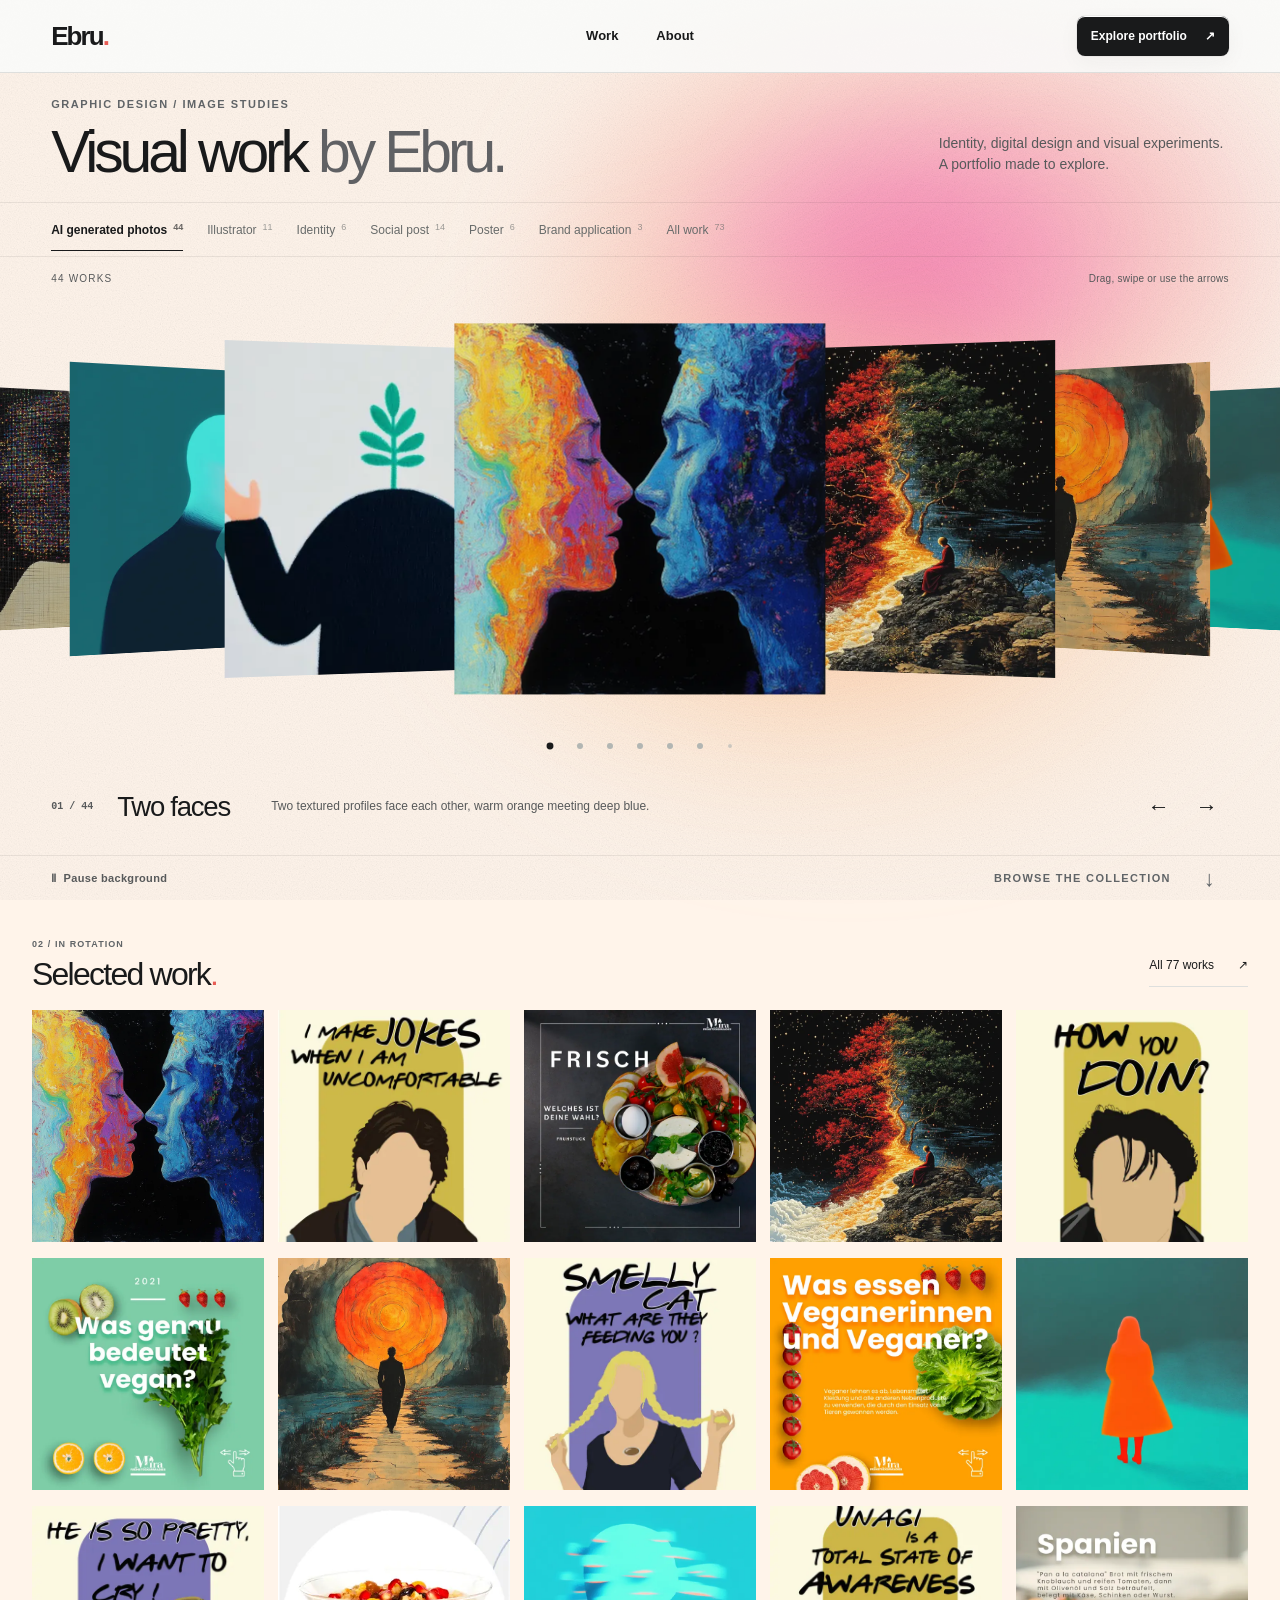
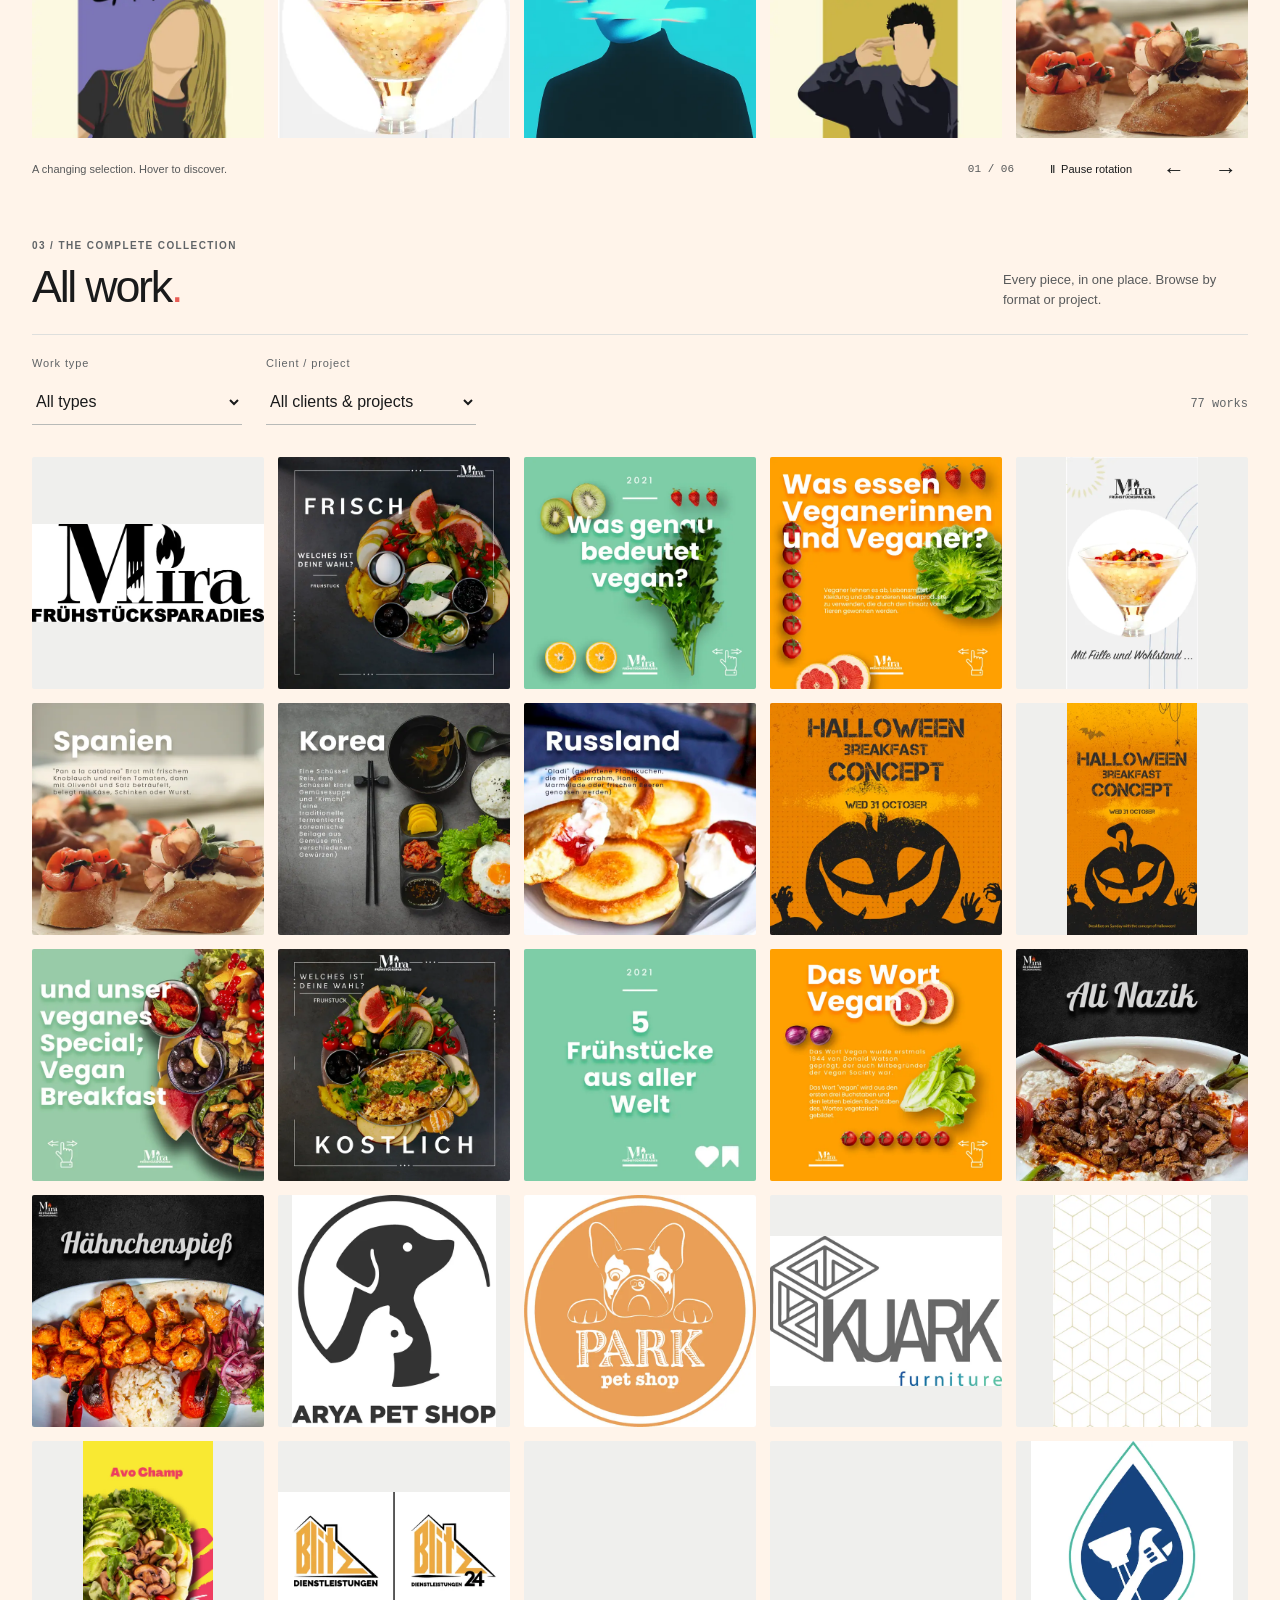
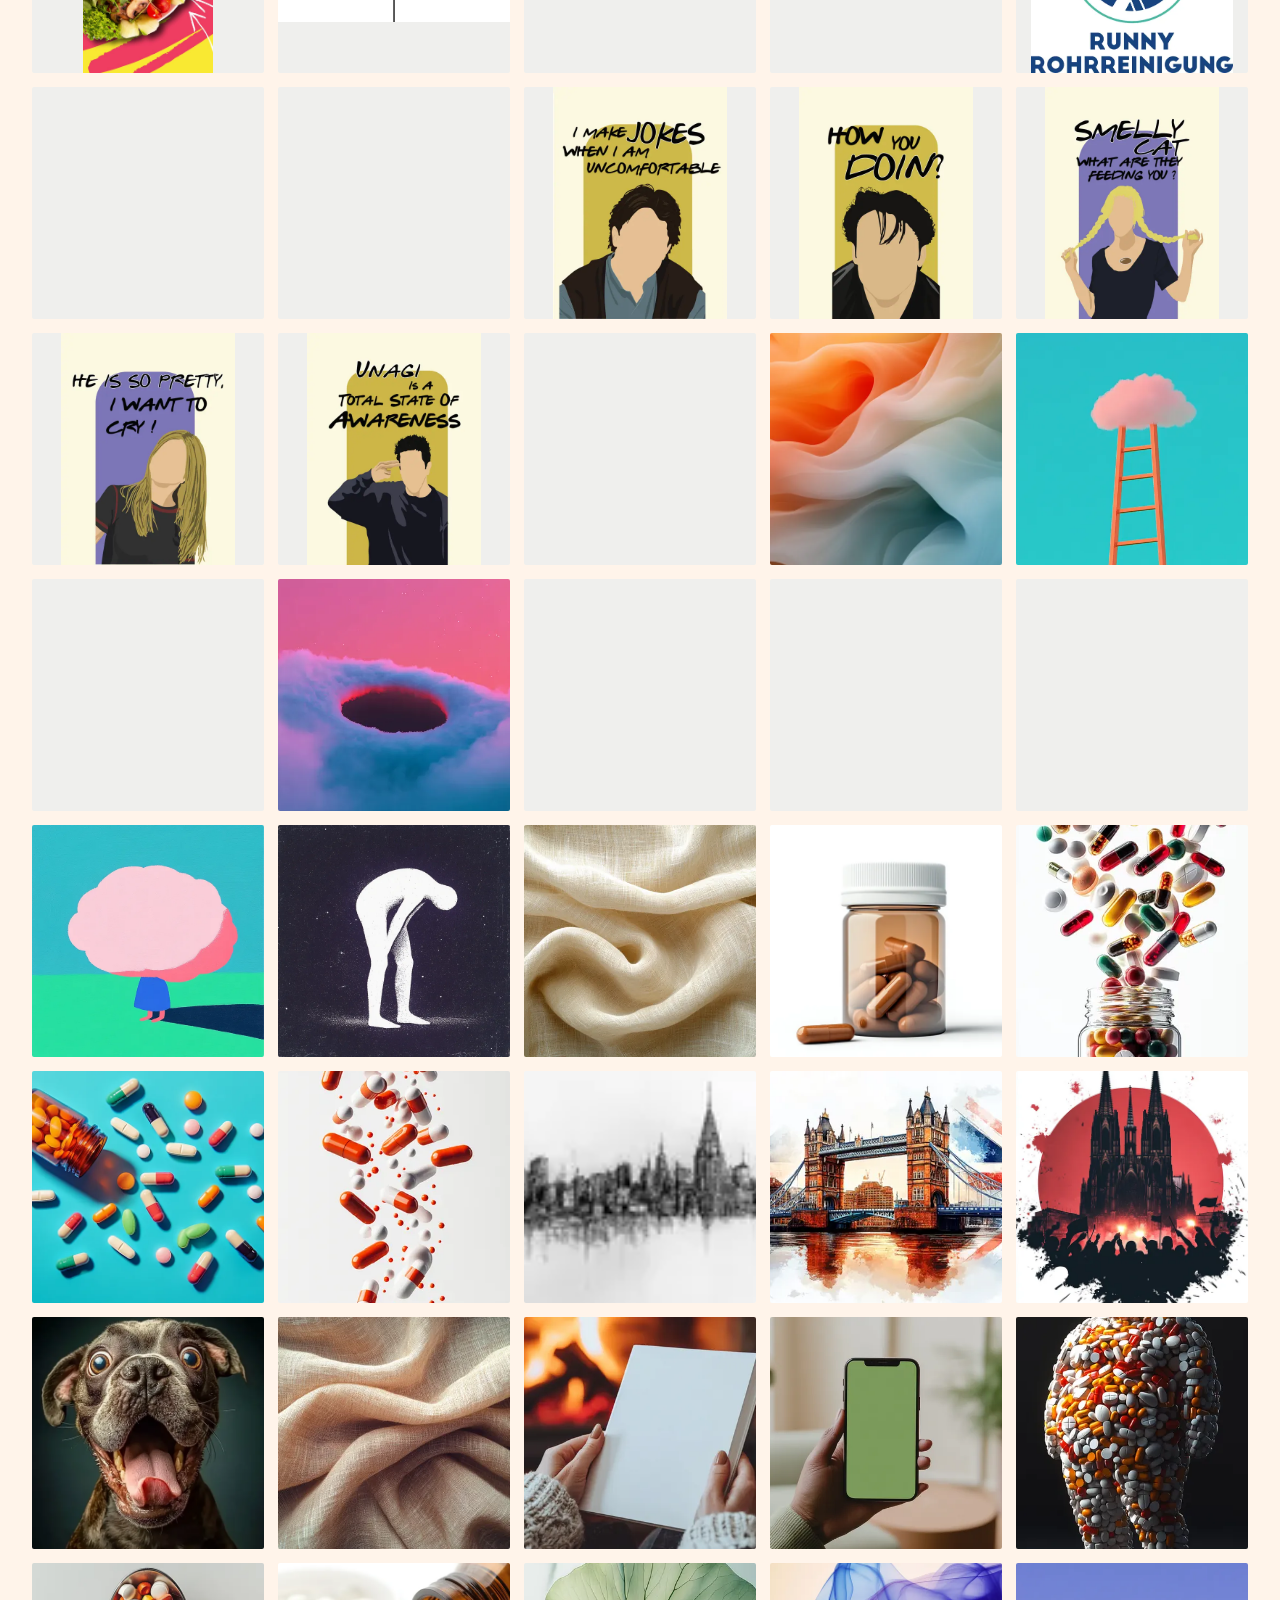
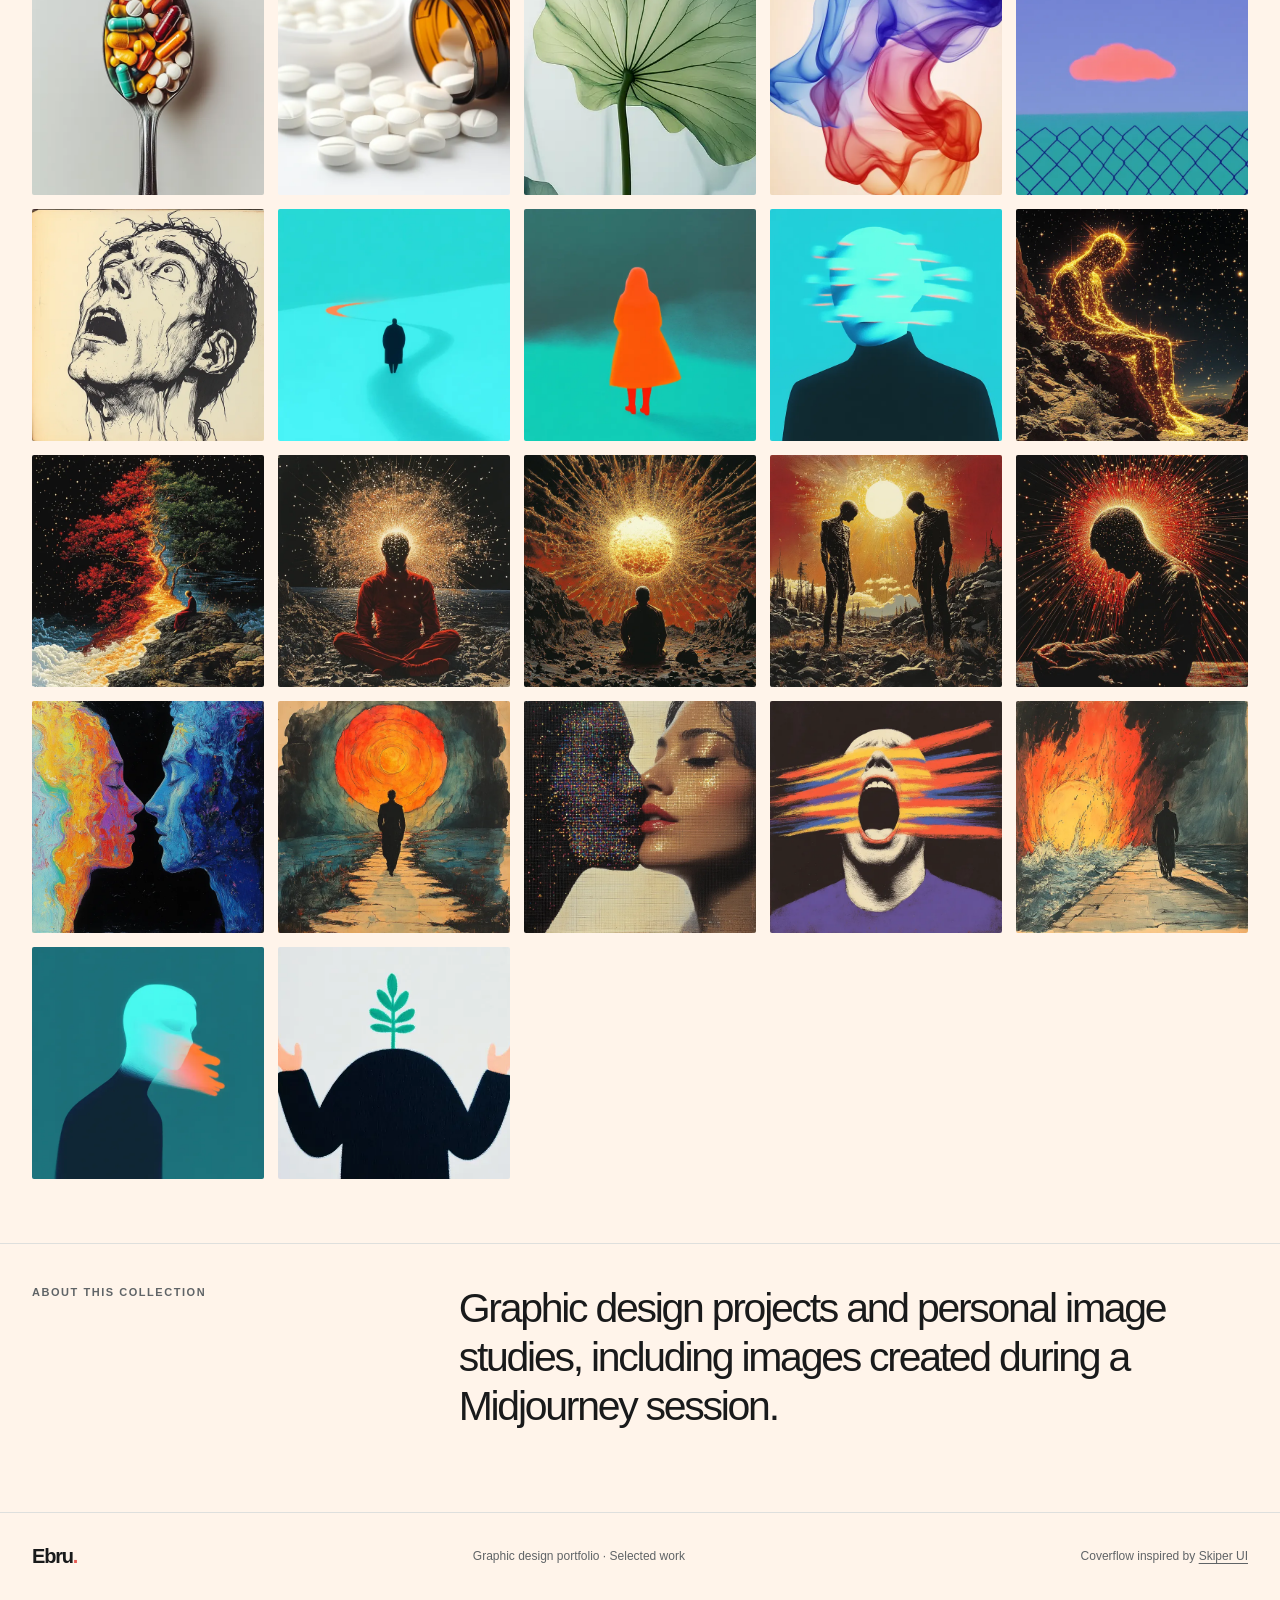
<file: index.html>
<!doctype html>
<html lang="en"><head><meta charset="utf-8"><meta name="viewport" content="width=device-width,initial-scale=1">
<meta name="robots" content="index,follow"><meta name="description" content="A selection of graphic design work by Ebru: identity, print and digital projects.">
<title>Ebru — Graphic design portfolio</title><link rel="icon" type="image/svg+xml" href="favicon.svg"><link rel="stylesheet" href="style.css?v=fd1f1f5da091"><script src="app.js?v=fd1f1f5da091" defer></script><script src="holographic.js?v=fd1f1f5da091" defer></script></head>
<body><div class="ambient-grain" aria-hidden="true"></div><a class="skip" href="#main">Skip to work</a>
<header class="header"><div class="shell header-inner"><a class="brand" href="#top" aria-label="Ebru, back to top">Ebru<span>.</span></a><nav aria-label="Main navigation"><a href="#work">Work</a><a href="about.html">About</a></nav><a class="header-action" href="#work">Explore portfolio <span aria-hidden="true">↗</span></a></div></header>
<main id="main"><section class="hero" id="top" aria-labelledby="hero-heading"><div class="shell hero-intro"><div class="hero-copy"><div class="eyebrow">Graphic design / Image studies</div><h1 id="hero-heading">Visual work <span>by Ebru.</span></h1></div><div class="hero-aside"><p>Identity, digital design and visual experiments. A portfolio made to explore.</p></div></div><div class="coverflow" data-collection="ai" aria-label="Featured image carousel" tabindex="0"><div class="hero-filters shell" aria-label="Filter hero gallery"><div class="collection-filters" role="group" aria-label="Collection"><button type="button" class="collection-filter" data-collection="ai" aria-pressed="true">AI generated photos <span>44</span></button><button type="button" class="collection-filter" data-collection="illustrator" aria-pressed="false">Illustrator <span>11</span></button><button type="button" class="collection-filter" data-collection="logo" aria-pressed="false">Identity <span>6</span></button><button type="button" class="collection-filter" data-collection="social-post" aria-pressed="false">Social post <span>14</span></button><button type="button" class="collection-filter" data-collection="poster" aria-pressed="false">Poster <span>6</span></button><button type="button" class="collection-filter" data-collection="brand-application" aria-pressed="false">Brand application <span>3</span></button><button type="button" class="collection-filter" data-collection="all" aria-pressed="false">All work <span>73</span></button></div></div><div class="coverflow-top shell"><span id="hero-result-count" role="status" aria-live="polite">44 works</span><span>Drag, swipe or use the arrows</span></div><ol class="coverflow-track"><li class="coverflow-slide" data-id="midjourney-38" data-title="Two faces" data-description="Two textured profiles face each other, warm orange meeting deep blue." data-asset="assets/midjourney-studies/midjourney-38.webp" data-category="ai-image" data-client="Personal: Midjourney studies" data-illustrator="false"><button type="button" class="coverflow-card" aria-label="Show Two faces"><img data-src="assets/midjourney-studies/midjourney-38-thumb.webp" alt="Two faces" decoding="async" draggable="false"></button></li><li class="coverflow-slide" data-id="midjourney-33" data-title="A divided path" data-description="A glowing orange current divides red and green trees beside a seated figure." data-asset="assets/midjourney-studies/midjourney-33.webp" data-category="ai-image" data-client="Personal: Midjourney studies" data-illustrator="false"><button type="button" class="coverflow-card" aria-label="Show A divided path"><img data-src="assets/midjourney-studies/midjourney-33-thumb.webp" alt="A divided path" decoding="async" draggable="false"></button></li><li class="coverflow-slide" data-id="midjourney-39" data-title="A new horizon" data-description="A lone figure walks toward an enormous orange sun between shadowed cliffs." data-asset="assets/midjourney-studies/midjourney-39.webp" data-category="ai-image" data-client="Personal: Midjourney studies" data-illustrator="false"><button type="button" class="coverflow-card" aria-label="Show A new horizon"><img data-src="assets/midjourney-studies/midjourney-39-thumb.webp" alt="A new horizon" decoding="async" draggable="false"></button></li><li class="coverflow-slide" data-id="midjourney-30" data-title="Between directions II" data-description="A vivid orange figure stands in a quiet field of teal and soft shadow." data-asset="assets/midjourney-studies/midjourney-30.webp" data-category="ai-image" data-client="Personal: Midjourney studies" data-illustrator="false"><button type="button" class="coverflow-card" aria-label="Show Between directions II"><img data-src="assets/midjourney-studies/midjourney-30-thumb.webp" alt="Between directions II" decoding="async" draggable="false"></button></li><li class="coverflow-slide" data-id="midjourney-31" data-title="The pause" data-description="A pale turquoise face breaks into floating fragments above a dark silhouette." data-asset="assets/midjourney-studies/midjourney-31.webp" data-category="ai-image" data-client="Personal: Midjourney studies" data-illustrator="false"><button type="button" class="coverflow-card" aria-label="Show The pause"><img data-src="assets/midjourney-studies/midjourney-31-thumb.webp" alt="The pause" decoding="async" draggable="false"></button></li><li class="coverflow-slide" data-id="midjourney-04" data-title="Big bang" data-description="A dark opening floats in a soft blue cloud beneath a vivid pink sky." data-asset="assets/midjourney-studies/midjourney-04.webp" data-category="ai-image" data-client="Personal: Midjourney studies" data-illustrator="false"><button type="button" class="coverflow-card" aria-label="Show Big bang"><img data-src="assets/midjourney-studies/midjourney-04-thumb.webp" alt="Big bang" decoding="async" draggable="false"></button></li><li class="coverflow-slide" data-id="midjourney-02" data-title="The ladder of triumph" data-description="A slender peach ladder reaches toward a pink cloud in a turquoise sky." data-asset="assets/midjourney-studies/midjourney-02.webp" data-category="ai-image" data-client="Personal: Midjourney studies" data-illustrator="false"><button type="button" class="coverflow-card" aria-label="Show The ladder of triumph"><img data-src="assets/midjourney-studies/midjourney-02-thumb.webp" alt="The ladder of triumph" decoding="async" draggable="false"></button></li><li class="coverflow-slide" data-id="midjourney-26" data-title="Sheer color" data-description="Translucent blue, violet and orange ribbons twist together on a cream canvas." data-asset="assets/midjourney-studies/midjourney-26.webp" data-category="ai-image" data-client="Personal: Midjourney studies" data-illustrator="false"><button type="button" class="coverflow-card" aria-label="Show Sheer color"><img data-src="assets/midjourney-studies/midjourney-26-thumb.webp" alt="Sheer color" decoding="async" draggable="false"></button></li><li class="coverflow-slide" data-id="midjourney-06" data-title="Three perspectives" data-description="Three overlapping profiles move from deep black through blue to fiery orange." data-asset="assets/midjourney-studies/midjourney-06.webp" data-category="ai-image" data-client="Personal: Midjourney studies" data-illustrator="false"><button type="button" class="coverflow-card" aria-label="Show Three perspectives"><img data-src="assets/midjourney-studies/midjourney-06-thumb.webp" alt="Three perspectives" decoding="async" draggable="false"></button></li><li class="coverflow-slide" data-id="midjourney-41" data-title="An open voice" data-description="A wide-open mouth cuts through bold streaks of orange, yellow and blue." data-asset="assets/midjourney-studies/midjourney-41.webp" data-category="ai-image" data-client="Personal: Midjourney studies" data-illustrator="false"><button type="button" class="coverflow-card" aria-label="Show An open voice"><img data-src="assets/midjourney-studies/midjourney-41-thumb.webp" alt="An open voice" decoding="async" draggable="false"></button></li><li class="coverflow-slide" data-id="midjourney-42" data-title="Through the fire" data-description="A dark figure walks along a stone path beside a towering wash of orange fire." data-asset="assets/midjourney-studies/midjourney-42.webp" data-category="ai-image" data-client="Personal: Midjourney studies" data-illustrator="false"><button type="button" class="coverflow-card" aria-label="Show Through the fire"><img data-src="assets/midjourney-studies/midjourney-42-thumb.webp" alt="Through the fire" decoding="async" draggable="false"></button></li><li class="coverflow-slide" data-id="midjourney-01" data-title="Color in quiet motion" data-description="Soft orange, ivory and pale blue folds flow into an abstract landscape." data-asset="assets/midjourney-studies/midjourney-01.webp" data-category="ai-image" data-client="Personal: Midjourney studies" data-illustrator="false"><button type="button" class="coverflow-card" aria-label="Show Color in quiet motion"><img data-src="assets/midjourney-studies/midjourney-01-thumb.webp" alt="Color in quiet motion" decoding="async" draggable="false"></button></li><li class="coverflow-slide" data-id="midjourney-03" data-title="Anxiety in color" data-description="A blue portrait tilts upward as orange and yellow color erupts around the face." data-asset="assets/midjourney-studies/midjourney-03.webp" data-category="ai-image" data-client="Personal: Midjourney studies" data-illustrator="false"><button type="button" class="coverflow-card" aria-label="Show Anxiety in color"><img data-src="assets/midjourney-studies/midjourney-03-thumb.webp" alt="Anxiety in color" decoding="async" draggable="false"></button></li><li class="coverflow-slide" data-id="midjourney-05" data-title="A shadowed figure" data-description="A seated figure dissolves into charcoal smoke against a pale blue background." data-asset="assets/midjourney-studies/midjourney-05.webp" data-category="ai-image" data-client="Personal: Midjourney studies" data-illustrator="false"><button type="button" class="coverflow-card" aria-label="Show A shadowed figure"><img data-src="assets/midjourney-studies/midjourney-05-thumb.webp" alt="A shadowed figure" decoding="async" draggable="false"></button></li><li class="coverflow-slide" data-id="midjourney-07" data-title="Restless thoughts" data-description="A wide-eyed figure looks toward swirling black circles in an ink-drawn scene." data-asset="assets/midjourney-studies/midjourney-07.webp" data-category="ai-image" data-client="Personal: Midjourney studies" data-illustrator="false"><button type="button" class="coverflow-card" aria-label="Show Restless thoughts"><img data-src="assets/midjourney-studies/midjourney-07-thumb.webp" alt="Restless thoughts" decoding="async" draggable="false"></button></li><li class="coverflow-slide" data-id="midjourney-08" data-title="A cloud for a head" data-description="An oversized pink cloud replaces a small figure’s head above a long shadow." data-asset="assets/midjourney-studies/midjourney-08.webp" data-category="ai-image" data-client="Personal: Midjourney studies" data-illustrator="false"><button type="button" class="coverflow-card" aria-label="Show A cloud for a head"><img data-src="assets/midjourney-studies/midjourney-08-thumb.webp" alt="A cloud for a head" decoding="async" draggable="false"></button></li><li class="coverflow-slide" data-id="midjourney-09" data-title="Weight of a moment" data-description="A bowed white silhouette bends against a dark, lightly textured background." data-asset="assets/midjourney-studies/midjourney-09.webp" data-category="ai-image" data-client="Personal: Midjourney studies" data-illustrator="false"><button type="button" class="coverflow-card" aria-label="Show Weight of a moment"><img data-src="assets/midjourney-studies/midjourney-09-thumb.webp" alt="Weight of a moment" decoding="async" draggable="false"></button></li><li class="coverflow-slide" data-id="midjourney-10" data-title="Linen folds" data-description="Warm light traces the weave and soft folds of ivory linen." data-asset="assets/midjourney-studies/midjourney-10.webp" data-category="ai-image" data-client="Personal: Midjourney studies" data-illustrator="false"><button type="button" class="coverflow-card" aria-label="Show Linen folds"><img data-src="assets/midjourney-studies/midjourney-10-thumb.webp" alt="Linen folds" decoding="async" draggable="false"></button></li><li class="coverflow-slide" data-id="midjourney-11" data-title="A bottle study" data-description="An amber bottle of brown capsules casts a soft shadow on white." data-asset="assets/midjourney-studies/midjourney-11.webp" data-category="ai-image" data-client="Personal: Midjourney studies" data-illustrator="false"><button type="button" class="coverflow-card" aria-label="Show A bottle study"><img data-src="assets/midjourney-studies/midjourney-11-thumb.webp" alt="A bottle study" decoding="async" draggable="false"></button></li><li class="coverflow-slide" data-id="midjourney-12" data-title="Fragments in flight" data-description="A stream of colorful capsules rises from a clear glass jar." data-asset="assets/midjourney-studies/midjourney-12.webp" data-category="ai-image" data-client="Personal: Midjourney studies" data-illustrator="false"><button type="button" class="coverflow-card" aria-label="Show Fragments in flight"><img data-src="assets/midjourney-studies/midjourney-12-thumb.webp" alt="Fragments in flight" decoding="async" draggable="false"></button></li><li class="coverflow-slide" data-id="midjourney-13" data-title="Colorful capsules" data-description="Bright capsules spill from an amber bottle across a turquoise surface." data-asset="assets/midjourney-studies/midjourney-13.webp" data-category="ai-image" data-client="Personal: Midjourney studies" data-illustrator="false"><button type="button" class="coverflow-card" aria-label="Show Colorful capsules"><img data-src="assets/midjourney-studies/midjourney-13-thumb.webp" alt="Colorful capsules" decoding="async" draggable="false"></button></li><li class="coverflow-slide" data-id="midjourney-14" data-title="Pills in motion" data-description="Red and white capsules float in a loose spiral against white." data-asset="assets/midjourney-studies/midjourney-14.webp" data-category="ai-image" data-client="Personal: Midjourney studies" data-illustrator="false"><button type="button" class="coverflow-card" aria-label="Show Pills in motion"><img data-src="assets/midjourney-studies/midjourney-14-thumb.webp" alt="Pills in motion" decoding="async" draggable="false"></button></li><li class="coverflow-slide" data-id="midjourney-15" data-title="Travel silhouettes" data-description="A fine monochrome skyline stretches across a quiet white panorama." data-asset="assets/midjourney-studies/midjourney-15.webp" data-category="ai-image" data-client="Personal: Midjourney studies" data-illustrator="false"><button type="button" class="coverflow-card" aria-label="Show Travel silhouettes"><img data-src="assets/midjourney-studies/midjourney-15-thumb.webp" alt="Travel silhouettes" decoding="async" draggable="false"></button></li><li class="coverflow-slide" data-id="midjourney-16" data-title="London in color" data-description="Tower Bridge and Union Jack colors blend in a loose watercolor composition." data-asset="assets/midjourney-studies/midjourney-16.webp" data-category="ai-image" data-client="Personal: Midjourney studies" data-illustrator="false"><button type="button" class="coverflow-card" aria-label="Show London in color"><img data-src="assets/midjourney-studies/midjourney-16-thumb.webp" alt="London in color" decoding="async" draggable="false"></button></li><li class="coverflow-slide" data-id="midjourney-17" data-title="A city silhouette" data-description="Dark cathedral spires rise against a red circle and expressive ink splashes." data-asset="assets/midjourney-studies/midjourney-17.webp" data-category="ai-image" data-client="Personal: Midjourney studies" data-illustrator="false"><button type="button" class="coverflow-card" aria-label="Show A city silhouette"><img data-src="assets/midjourney-studies/midjourney-17-thumb.webp" alt="A city silhouette" decoding="async" draggable="false"></button></li><li class="coverflow-slide" data-id="midjourney-18" data-title="A curious bulldog" data-description="A wide-eyed dog with an open mouth fills a dark, softly lit portrait." data-asset="assets/midjourney-studies/midjourney-18.webp" data-category="ai-image" data-client="Personal: Midjourney studies" data-illustrator="false"><button type="button" class="coverflow-card" aria-label="Show A curious bulldog"><img data-src="assets/midjourney-studies/midjourney-18-thumb.webp" alt="A curious bulldog" decoding="async" draggable="false"></button></li><li class="coverflow-slide" data-id="midjourney-19" data-title="Fabric and light" data-description="Light and shadow move across softly folded fabric in muted cream and rose." data-asset="assets/midjourney-studies/midjourney-19.webp" data-category="ai-image" data-client="Personal: Midjourney studies" data-illustrator="false"><button type="button" class="coverflow-card" aria-label="Show Fabric and light"><img data-src="assets/midjourney-studies/midjourney-19-thumb.webp" alt="Fabric and light" decoding="async" draggable="false"></button></li><li class="coverflow-slide" data-id="midjourney-20" data-title="A blank page" data-description="Hands hold a blank white page in front of a warm, glowing fireplace." data-asset="assets/midjourney-studies/midjourney-20.webp" data-category="ai-image" data-client="Personal: Midjourney studies" data-illustrator="false"><button type="button" class="coverflow-card" aria-label="Show A blank page"><img data-src="assets/midjourney-studies/midjourney-20-thumb.webp" alt="A blank page" decoding="async" draggable="false"></button></li><li class="coverflow-slide" data-id="midjourney-21" data-title="A blank screen" data-description="A hand holds a green-screen phone in a softly lit room with plants." data-asset="assets/midjourney-studies/midjourney-21.webp" data-category="ai-image" data-client="Personal: Midjourney studies" data-illustrator="false"><button type="button" class="coverflow-card" aria-label="Show A blank screen"><img data-src="assets/midjourney-studies/midjourney-21-thumb.webp" alt="A blank screen" decoding="async" draggable="false"></button></li><li class="coverflow-slide" data-id="midjourney-22" data-title="A figure of color" data-description="A human silhouette is assembled from colorful capsules against deep black." data-asset="assets/midjourney-studies/midjourney-22.webp" data-category="ai-image" data-client="Personal: Midjourney studies" data-illustrator="false"><button type="button" class="coverflow-card" aria-label="Show A figure of color"><img data-src="assets/midjourney-studies/midjourney-22-thumb.webp" alt="A figure of color" decoding="async" draggable="false"></button></li><li class="coverflow-slide" data-id="midjourney-23" data-title="A spoonful of color" data-description="A silver spoon holds a bright assortment of capsules on a pale surface." data-asset="assets/midjourney-studies/midjourney-23.webp" data-category="ai-image" data-client="Personal: Midjourney studies" data-illustrator="false"><button type="button" class="coverflow-card" aria-label="Show A spoonful of color"><img data-src="assets/midjourney-studies/midjourney-23-thumb.webp" alt="A spoonful of color" decoding="async" draggable="false"></button></li><li class="coverflow-slide" data-id="midjourney-24" data-title="White on white" data-description="White tablets spill from an amber bottle into a softly lit white scene." data-asset="assets/midjourney-studies/midjourney-24.webp" data-category="ai-image" data-client="Personal: Midjourney studies" data-illustrator="false"><button type="button" class="coverflow-card" aria-label="Show White on white"><img data-src="assets/midjourney-studies/midjourney-24-thumb.webp" alt="White on white" decoding="async" draggable="false"></button></li><li class="coverflow-slide" data-id="midjourney-25" data-title="A quiet leaf" data-description="Light passes through a pale green leaf, revealing its delicate branching veins." data-asset="assets/midjourney-studies/midjourney-25.webp" data-category="ai-image" data-client="Personal: Midjourney studies" data-illustrator="false"><button type="button" class="coverflow-card" aria-label="Show A quiet leaf"><img data-src="assets/midjourney-studies/midjourney-25-thumb.webp" alt="A quiet leaf" decoding="async" draggable="false"></button></li><li class="coverflow-slide" data-id="midjourney-27" data-title="A distant cloud" data-description="A coral cloud hangs above a wire fence beneath a flat violet sky." data-asset="assets/midjourney-studies/midjourney-27.webp" data-category="ai-image" data-client="Personal: Midjourney studies" data-illustrator="false"><button type="button" class="coverflow-card" aria-label="Show A distant cloud"><img data-src="assets/midjourney-studies/midjourney-27-thumb.webp" alt="A distant cloud" decoding="async" draggable="false"></button></li><li class="coverflow-slide" data-id="midjourney-28" data-title="Metempsychosis" data-description="An expressive ink portrait looks upward with wide eyes and an open mouth." data-asset="assets/midjourney-studies/midjourney-28.webp" data-category="ai-image" data-client="Personal: Midjourney studies" data-illustrator="false"><button type="button" class="coverflow-card" aria-label="Show Metempsychosis"><img data-src="assets/midjourney-studies/midjourney-28-thumb.webp" alt="Metempsychosis" decoding="async" draggable="false"></button></li><li class="coverflow-slide" data-id="midjourney-29" data-title="Between directions I" data-description="A lone dark figure follows a curved turquoise path toward an orange accent." data-asset="assets/midjourney-studies/midjourney-29.webp" data-category="ai-image" data-client="Personal: Midjourney studies" data-illustrator="false"><button type="button" class="coverflow-card" aria-label="Show Between directions I"><img data-src="assets/midjourney-studies/midjourney-29-thumb.webp" alt="Between directions I" decoding="async" draggable="false"></button></li><li class="coverflow-slide" data-id="midjourney-32" data-title="A luminous figure" data-description="A seated figure glows with golden particles against a rocky night landscape." data-asset="assets/midjourney-studies/midjourney-32.webp" data-category="ai-image" data-client="Personal: Midjourney studies" data-illustrator="false"><button type="button" class="coverflow-card" aria-label="Show A luminous figure"><img data-src="assets/midjourney-studies/midjourney-32-thumb.webp" alt="A luminous figure" decoding="async" draggable="false"></button></li><li class="coverflow-slide" data-id="midjourney-34" data-title="Inner light" data-description="A seated silhouette is surrounded by a burst of golden light in the dark." data-asset="assets/midjourney-studies/midjourney-34.webp" data-category="ai-image" data-client="Personal: Midjourney studies" data-illustrator="false"><button type="button" class="coverflow-card" aria-label="Show Inner light"><img data-src="assets/midjourney-studies/midjourney-34-thumb.webp" alt="Inner light" decoding="async" draggable="false"></button></li><li class="coverflow-slide" data-id="midjourney-35" data-title="At the center" data-description="A small seated figure faces a brilliant orb above a rugged, shadowed landscape." data-asset="assets/midjourney-studies/midjourney-35.webp" data-category="ai-image" data-client="Personal: Midjourney studies" data-illustrator="false"><button type="button" class="coverflow-card" aria-label="Show At the center"><img data-src="assets/midjourney-studies/midjourney-35-thumb.webp" alt="At the center" decoding="async" draggable="false"></button></li><li class="coverflow-slide" data-id="midjourney-36" data-title="Two figures" data-description="Two elongated dark figures stand beneath a glowing sun in a rocky landscape." data-asset="assets/midjourney-studies/midjourney-36.webp" data-category="ai-image" data-client="Personal: Midjourney studies" data-illustrator="false"><button type="button" class="coverflow-card" aria-label="Show Two figures"><img data-src="assets/midjourney-studies/midjourney-36-thumb.webp" alt="Two figures" decoding="async" draggable="false"></button></li><li class="coverflow-slide" data-id="midjourney-37" data-title="A halo of light" data-description="A bowed figure is outlined by a radiant halo of orange and gold." data-asset="assets/midjourney-studies/midjourney-37.webp" data-category="ai-image" data-client="Personal: Midjourney studies" data-illustrator="false"><button type="button" class="coverflow-card" aria-label="Show A halo of light"><img data-src="assets/midjourney-studies/midjourney-37-thumb.webp" alt="A halo of light" decoding="async" draggable="false"></button></li><li class="coverflow-slide" data-id="midjourney-40" data-title="A quiet portrait" data-description="A softly lit face meets a dark profile scattered with tiny points of color." data-asset="assets/midjourney-studies/midjourney-40.webp" data-category="ai-image" data-client="Personal: Midjourney studies" data-illustrator="false"><button type="button" class="coverflow-card" aria-label="Show A quiet portrait"><img data-src="assets/midjourney-studies/midjourney-40-thumb.webp" alt="A quiet portrait" decoding="async" draggable="false"></button></li><li class="coverflow-slide" data-id="midjourney-43" data-title="Uncertainty" data-description="A turquoise head blurs into an orange hand-like shape against dark teal." data-asset="assets/midjourney-studies/midjourney-43.webp" data-category="ai-image" data-client="Personal: Midjourney studies" data-illustrator="false"><button type="button" class="coverflow-card" aria-label="Show Uncertainty"><img data-src="assets/midjourney-studies/midjourney-43-thumb.webp" alt="Uncertainty" decoding="async" draggable="false"></button></li><li class="coverflow-slide" data-id="midjourney-44" data-title="A small balance" data-description="A small green sprout replaces a figure’s head between two raised hands." data-asset="assets/midjourney-studies/midjourney-44.webp" data-category="ai-image" data-client="Personal: Midjourney studies" data-illustrator="false"><button type="button" class="coverflow-card" aria-label="Show A small balance"><img data-src="assets/midjourney-studies/midjourney-44-thumb.webp" alt="A small balance" decoding="async" draggable="false"></button></li><li class="coverflow-slide" data-id="friends-poster-chandler" data-title="Friends-inspired poster 01" data-description="A faceless portrait and handwritten humor sit against cream and ochre blocks." data-asset="assets/personal-friends-fan-art/poster/friends-poster-chandler.webp" data-category="poster" data-client="Personal: Friends fan art" data-illustrator="true"><button type="button" class="coverflow-card" aria-label="Show Friends-inspired poster 01"><img data-src="assets/personal-friends-fan-art/poster/friends-poster-chandler-thumb.webp" alt="Friends-inspired poster 01" decoding="async" draggable="false"></button></li><li class="coverflow-slide" data-id="friends-poster-joey" data-title="Friends-inspired poster 02" data-description="A dark-haired illustrated portrait pairs with a handwritten greeting on cream." data-asset="assets/personal-friends-fan-art/poster/friends-poster-joey.webp" data-category="poster" data-client="Personal: Friends fan art" data-illustrator="true"><button type="button" class="coverflow-card" aria-label="Show Friends-inspired poster 02"><img data-src="assets/personal-friends-fan-art/poster/friends-poster-joey-thumb.webp" alt="Friends-inspired poster 02" decoding="async" draggable="false"></button></li><li class="coverflow-slide" data-id="friends-poster-monica" data-title="Friends-inspired poster 03" data-description="A blonde figure twists her hair beneath handwritten lyrics and a purple panel." data-asset="assets/personal-friends-fan-art/poster/friends-poster-monica.webp" data-category="poster" data-client="Personal: Friends fan art" data-illustrator="true"><button type="button" class="coverflow-card" aria-label="Show Friends-inspired poster 03"><img data-src="assets/personal-friends-fan-art/poster/friends-poster-monica-thumb.webp" alt="Friends-inspired poster 03" decoding="async" draggable="false"></button></li><li class="coverflow-slide" data-id="friends-poster-phoebe" data-title="Friends-inspired poster 04" data-description="A long-haired illustrated portrait sits beneath a handwritten line on lavender." data-asset="assets/personal-friends-fan-art/poster/friends-poster-phoebe.webp" data-category="poster" data-client="Personal: Friends fan art" data-illustrator="true"><button type="button" class="coverflow-card" aria-label="Show Friends-inspired poster 04"><img data-src="assets/personal-friends-fan-art/poster/friends-poster-phoebe-thumb.webp" alt="Friends-inspired poster 04" decoding="async" draggable="false"></button></li><li class="coverflow-slide" data-id="friends-poster-rachel" data-title="Friends-inspired poster 05" data-description="A dark-haired figure gestures toward his temple beneath bold handwritten text." data-asset="assets/personal-friends-fan-art/poster/friends-poster-rachel.webp" data-category="poster" data-client="Personal: Friends fan art" data-illustrator="true"><button type="button" class="coverflow-card" aria-label="Show Friends-inspired poster 05"><img data-src="assets/personal-friends-fan-art/poster/friends-poster-rachel-thumb.webp" alt="Friends-inspired poster 05" decoding="async" draggable="false"></button></li><li class="coverflow-slide" data-id="friends-poster-ross" data-title="Friends-inspired poster 06" data-description="A dark-haired portrait in an olive shirt sits below handwritten text on cream." data-asset="assets/personal-friends-fan-art/poster/friends-poster-ross.webp" data-category="poster" data-client="Personal: Friends fan art" data-illustrator="true"><button type="button" class="coverflow-card" aria-label="Show Friends-inspired poster 06"><img data-src="assets/personal-friends-fan-art/poster/friends-poster-ross-thumb.webp" alt="Friends-inspired poster 06" decoding="async" draggable="false"></button></li><li class="coverflow-slide" data-id="mira-breakfast-logo" data-title="Mira logo" data-description="A black wordmark pairs tall serif lettering with a flame and cutlery." data-asset="assets/mira-fruhstuck/logo/mira-breakfast-logo.webp" data-category="logo" data-client="Mira Frühstück" data-illustrator="true"><button type="button" class="coverflow-card" aria-label="Show Mira logo"><img data-src="assets/mira-fruhstuck/logo/mira-breakfast-logo-thumb.webp" alt="Mira logo" decoding="async" draggable="false"></button></li><li class="coverflow-slide" data-id="mira-breakfast-launch" data-title="Launch post" data-description="A breakfast platter on charcoal, framed by fine lines and bold white type." data-asset="assets/mira-fruhstuck/social-post/mira-breakfast-launch.webp" data-category="social-post" data-client="Mira Frühstück" data-illustrator="false"><button type="button" class="coverflow-card" aria-label="Show Launch post"><img data-src="assets/mira-fruhstuck/social-post/mira-breakfast-launch-thumb.webp" alt="Launch post" decoding="async" draggable="false"></button></li><li class="coverflow-slide" data-id="mira-breakfast-vegan-carousel-1" data-title="Vegan explainer I" data-description="Fresh fruit and greens frame a bold question on a mint canvas." data-asset="assets/mira-fruhstuck/social-post/mira-breakfast-vegan-carousel-1.webp" data-category="social-post" data-client="Mira Frühstück" data-illustrator="false"><button type="button" class="coverflow-card" aria-label="Show Vegan explainer I"><img data-src="assets/mira-fruhstuck/social-post/mira-breakfast-vegan-carousel-1-thumb.webp" alt="Vegan explainer I" decoding="async" draggable="false"></button></li><li class="coverflow-slide" data-id="mira-breakfast-vegan-carousel-2" data-title="Vegan explainer II" data-description="Orange, strawberries and leafy greens bring a vegan explainer to life." data-asset="assets/mira-fruhstuck/social-post/mira-breakfast-vegan-carousel-2.webp" data-category="social-post" data-client="Mira Frühstück" data-illustrator="false"><button type="button" class="coverflow-card" aria-label="Show Vegan explainer II"><img data-src="assets/mira-fruhstuck/social-post/mira-breakfast-vegan-carousel-2-thumb.webp" alt="Vegan explainer II" decoding="async" draggable="false"></button></li><li class="coverflow-slide" data-id="mira-breakfast-ashura" data-title="Ashura greeting" data-description="A glass of ashura sits inside a white circle with delicate botanical details." data-asset="assets/mira-fruhstuck/social-post/mira-breakfast-ashura.webp" data-category="social-post" data-client="Mira Frühstück" data-illustrator="false"><button type="button" class="coverflow-card" aria-label="Show Ashura greeting"><img data-src="assets/mira-fruhstuck/social-post/mira-breakfast-ashura-thumb.webp" alt="Ashura greeting" decoding="async" draggable="false"></button></li><li class="coverflow-slide" data-id="mira-breakfast-world-breakfast-spain" data-title="World breakfasts: Spain" data-description="Rustic bread and tomatoes illustrate a Spanish breakfast in warm natural tones." data-asset="assets/mira-fruhstuck/social-post/mira-breakfast-world-breakfast-spain.webp" data-category="social-post" data-client="Mira Frühstück" data-illustrator="false"><button type="button" class="coverflow-card" aria-label="Show World breakfasts: Spain"><img data-src="assets/mira-fruhstuck/social-post/mira-breakfast-world-breakfast-spain-thumb.webp" alt="World breakfasts: Spain" decoding="async" draggable="false"></button></li><li class="coverflow-slide" data-id="mira-breakfast-world-breakfast-korea" data-title="World breakfasts: Korea" data-description="A dark tabletop, small dishes and chopsticks frame a Korean breakfast." data-asset="assets/mira-fruhstuck/social-post/mira-breakfast-world-breakfast-korea.webp" data-category="social-post" data-client="Mira Frühstück" data-illustrator="false"><button type="button" class="coverflow-card" aria-label="Show World breakfasts: Korea"><img data-src="assets/mira-fruhstuck/social-post/mira-breakfast-world-breakfast-korea-thumb.webp" alt="World breakfasts: Korea" decoding="async" draggable="false"></button></li><li class="coverflow-slide" data-id="mira-breakfast-world-breakfast-russia" data-title="World breakfasts: Russia" data-description="Golden pancakes and red preserves fill a bright breakfast composition." data-asset="assets/mira-fruhstuck/social-post/mira-breakfast-world-breakfast-russia.webp" data-category="social-post" data-client="Mira Frühstück" data-illustrator="false"><button type="button" class="coverflow-card" aria-label="Show World breakfasts: Russia"><img data-src="assets/mira-fruhstuck/social-post/mira-breakfast-world-breakfast-russia-thumb.webp" alt="World breakfasts: Russia" decoding="async" draggable="false"></button></li><li class="coverflow-slide" data-id="mira-breakfast-halloween-post" data-title="Halloween post" data-description="A grinning black pumpkin contrasts with distressed type on vivid orange." data-asset="assets/mira-fruhstuck/social-post/mira-breakfast-halloween-post.webp" data-category="social-post" data-client="Mira Frühstück" data-illustrator="false"><button type="button" class="coverflow-card" aria-label="Show Halloween post"><img data-src="assets/mira-fruhstuck/social-post/mira-breakfast-halloween-post-thumb.webp" alt="Halloween post" decoding="async" draggable="false"></button></li><li class="coverflow-slide" data-id="mira-breakfast-vegan-question" data-title="Vegan question" data-description="A colorful vegan platter meets bold white lettering on mint green." data-asset="assets/mira-fruhstuck/social-post/mira-breakfast-vegan-question.webp" data-category="social-post" data-client="Mira Frühstück" data-illustrator="false"><button type="button" class="coverflow-card" aria-label="Show Vegan question"><img data-src="assets/mira-fruhstuck/social-post/mira-breakfast-vegan-question-thumb.webp" alt="Vegan question" decoding="async" draggable="false"></button></li><li class="coverflow-slide" data-id="mira-breakfast-food-editorial" data-title="Fresh food editorial" data-description="An overhead breakfast spread framed by fine white lines on charcoal." data-asset="assets/mira-fruhstuck/social-post/mira-breakfast-food-editorial.webp" data-category="social-post" data-client="Mira Frühstück" data-illustrator="false"><button type="button" class="coverflow-card" aria-label="Show Fresh food editorial"><img data-src="assets/mira-fruhstuck/social-post/mira-breakfast-food-editorial-thumb.webp" alt="Fresh food editorial" decoding="async" draggable="false"></button></li><li class="coverflow-slide" data-id="mira-breakfast-world-breakfast-cover" data-title="World breakfasts cover" data-description="Bold white lettering introduces world breakfasts on a quiet mint background." data-asset="assets/mira-fruhstuck/social-post/mira-breakfast-world-breakfast-cover.webp" data-category="social-post" data-client="Mira Frühstück" data-illustrator="false"><button type="button" class="coverflow-card" aria-label="Show World breakfasts cover"><img data-src="assets/mira-fruhstuck/social-post/mira-breakfast-world-breakfast-cover-thumb.webp" alt="World breakfasts cover" decoding="async" draggable="false"></button></li><li class="coverflow-slide" data-id="mira-breakfast-vegan-word" data-title="The word vegan" data-description="Fruit and leafy greens surround white typography on a warm orange canvas." data-asset="assets/mira-fruhstuck/social-post/mira-breakfast-vegan-word.webp" data-category="social-post" data-client="Mira Frühstück" data-illustrator="false"><button type="button" class="coverflow-card" aria-label="Show The word vegan"><img data-src="assets/mira-fruhstuck/social-post/mira-breakfast-vegan-word-thumb.webp" alt="The word vegan" decoding="async" draggable="false"></button></li><li class="coverflow-slide" data-id="mira-restaurant-ali-nazik" data-title="Ali Nazik post" data-description="A close-up of Ali Nazik beneath white script on a textured black background." data-asset="assets/mira-restaurant/social-post/mira-restaurant-ali-nazik.webp" data-category="social-post" data-client="Mira Restaurant" data-illustrator="false"><button type="button" class="coverflow-card" aria-label="Show Ali Nazik post"><img data-src="assets/mira-restaurant/social-post/mira-restaurant-ali-nazik-thumb.webp" alt="Ali Nazik post" decoding="async" draggable="false"></button></li><li class="coverflow-slide" data-id="mira-restaurant-skewer" data-title="Skewer post" data-description="Golden chicken skewers and rice fill the frame beneath white script." data-asset="assets/mira-restaurant/social-post/mira-restaurant-skewer.webp" data-category="social-post" data-client="Mira Restaurant" data-illustrator="false"><button type="button" class="coverflow-card" aria-label="Show Skewer post"><img data-src="assets/mira-restaurant/social-post/mira-restaurant-skewer-thumb.webp" alt="Skewer post" decoding="async" draggable="false"></button></li><li class="coverflow-slide" data-id="arya-logo" data-title="Arya identity" data-description="A dog and cat form a single black silhouette inside an open circular line." data-asset="assets/arya-pet-shop/logo/arya-logo.webp" data-category="logo" data-client="Arya Pet Shop" data-illustrator="true"><button type="button" class="coverflow-card" aria-label="Show Arya identity"><img data-src="assets/arya-pet-shop/logo/arya-logo-thumb.webp" alt="Arya identity" decoding="async" draggable="false"></button></li><li class="coverflow-slide" data-id="park-logo" data-title="Park identity" data-description="A line-drawn dog peers over a white wordmark inside an ochre circle." data-asset="assets/park-pet-shop/logo/park-logo.webp" data-category="logo" data-client="Park Pet Shop" data-illustrator="false"><button type="button" class="coverflow-card" aria-label="Show Park identity"><img data-src="assets/park-pet-shop/logo/park-logo-thumb.webp" alt="Park identity" decoding="async" draggable="false"></button></li><li class="coverflow-slide" data-id="kuark-logo" data-title="Kuark identity" data-description="An angular geometric symbol joins a grey wordmark with a blue-green accent." data-asset="assets/kuark-furniture/logo/kuark-logo.webp" data-category="logo" data-client="Kuark Furniture" data-illustrator="true"><button type="button" class="coverflow-card" aria-label="Show Kuark identity"><img data-src="assets/kuark-furniture/logo/kuark-logo-thumb.webp" alt="Kuark identity" decoding="async" draggable="false"></button></li><li class="coverflow-slide" data-id="blitz24-identity" data-title="Blitz 24 identity" data-description="Gold architectural lettering explores two versions of the Blitz service identity." data-asset="assets/blitz-24/logo/blitz24-identity.webp" data-category="logo" data-client="Blitz 24" data-illustrator="true"><button type="button" class="coverflow-card" aria-label="Show Blitz 24 identity"><img data-src="assets/blitz-24/logo/blitz24-identity-thumb.webp" alt="Blitz 24 identity" decoding="async" draggable="false"></button></li><li class="coverflow-slide" data-id="blitz24-mockup" data-title="Blitz logo application" data-description="A gold and black logo rests on textured paper crossed by soft window shadows." data-asset="assets/blitz-24/brand-application/blitz24-mockup.webp" data-category="brand-application" data-client="Blitz 24" data-illustrator="false"><button type="button" class="coverflow-card" aria-label="Show Blitz logo application"><img data-src="assets/blitz-24/brand-application/blitz24-mockup-thumb.webp" alt="Blitz logo application" decoding="async" draggable="false"></button></li><li class="coverflow-slide" data-id="runny-identity" data-title="Runny identity" data-description="A blue water drop encloses white plumbing tools within a fine green outline." data-asset="assets/runny-rohrreinigung/logo/runny-identity.webp" data-category="logo" data-client="Runny Rohrreinigung" data-illustrator="true"><button type="button" class="coverflow-card" aria-label="Show Runny identity"><img data-src="assets/runny-rohrreinigung/logo/runny-identity-thumb.webp" alt="Runny identity" decoding="async" draggable="false"></button></li><li class="coverflow-slide" data-id="runny-wall" data-title="Runny wall mockup" data-description="A white droplet symbol marks a dark interior wall above a line of light." data-asset="assets/runny-rohrreinigung/brand-application/runny-wall.webp" data-category="brand-application" data-client="Runny Rohrreinigung" data-illustrator="false"><button type="button" class="coverflow-card" aria-label="Show Runny wall mockup"><img data-src="assets/runny-rohrreinigung/brand-application/runny-wall-thumb.webp" alt="Runny wall mockup" decoding="async" draggable="false"></button></li><li class="coverflow-slide" data-id="runny-storefront" data-title="Runny storefront mockup" data-description="A white plumbing identity spans a charcoal storefront sign above glass doors." data-asset="assets/runny-rohrreinigung/brand-application/runny-storefront.webp" data-category="brand-application" data-client="Runny Rohrreinigung" data-illustrator="false"><button type="button" class="coverflow-card" aria-label="Show Runny storefront mockup"><img data-src="assets/runny-rohrreinigung/brand-application/runny-storefront-thumb.webp" alt="Runny storefront mockup" decoding="async" draggable="false"></button></li></ol><div class="coverflow-dots" role="group" aria-label="Choose gallery image"></div><div class="hero-empty" hidden><p>No work matches these filters.</p><button type="button" id="hero-reset">Show all work</button></div><div class="coverflow-bottom shell"><div class="coverflow-caption"><span class="coverflow-index" id="coverflow-index">01 / 44</span><strong id="coverflow-title">Two faces</strong><p id="coverflow-description">Two textured profiles face each other, warm orange meeting deep blue.</p></div><div class="coverflow-controls"><button type="button" id="coverflow-prev" aria-label="Previous image">←</button><button type="button" id="coverflow-next" aria-label="Next image">→</button></div></div></div><div class="hero-tail shell"><button type="button" id="motion-toggle" aria-pressed="false">Pause background</button><span>Browse the collection</span><a href="#work" aria-label="Scroll to all work">↓</a></div></section>
<section class="showcase shell" id="work" aria-labelledby="work-heading" data-order="midjourney-38,friends-poster-chandler,mira-breakfast-launch,midjourney-33,friends-poster-joey,mira-breakfast-vegan-carousel-1,midjourney-39,friends-poster-monica,mira-breakfast-vegan-carousel-2,midjourney-30,friends-poster-phoebe,mira-breakfast-ashura,midjourney-31,friends-poster-rachel,mira-breakfast-world-breakfast-spain,midjourney-04,friends-poster-ross,mira-breakfast-world-breakfast-korea,midjourney-02,mira-breakfast-logo,mira-breakfast-world-breakfast-russia,midjourney-26,arya-logo,mira-breakfast-halloween-post,midjourney-06,kuark-logo,mira-breakfast-halloween-story,midjourney-41,blitz24-identity,mira-breakfast-vegan-question,midjourney-42,runny-identity,mira-breakfast-food-editorial,midjourney-01,mira-breakfast-world-breakfast-cover,midjourney-03,mira-breakfast-vegan-word,midjourney-05,mira-restaurant-ali-nazik,midjourney-07,mira-restaurant-skewer,midjourney-08,park-logo,midjourney-09,kuark-pattern,midjourney-10,mira-breakfast-avo-champ-story,midjourney-11,blitz24-mockup,midjourney-12,blitz24-business-card,midjourney-13,runny-wall,midjourney-14,runny-storefront,midjourney-15,midjourney-16,midjourney-17,midjourney-18,midjourney-19,midjourney-20,midjourney-21,midjourney-22,midjourney-23,midjourney-24,midjourney-25,midjourney-27,midjourney-28,midjourney-29,midjourney-32,midjourney-34,midjourney-35,midjourney-36,midjourney-37,midjourney-40,midjourney-43,midjourney-44"><div class="showcase-head"><div><div class="eyebrow">02 / In rotation</div><h2 id="work-heading">Selected work<span class="accent-dot">.</span></h2></div><a class="archive-link" href="#archive">All 77 works <span aria-hidden="true">↗</span></a></div><div class="showcase-stage"><div class="showcase-grid" id="selected-grid" data-page-size="15" aria-label="Rotating selection of 15 works"><article class="showcase-tile" data-id="midjourney-38" data-illustrator="false" data-client="Personal: Midjourney studies" data-category="ai-image">
<button type="button" class="card-button" aria-label="View Two faces, Midjourney session, AI image study" data-title="Two faces" data-client-label="Midjourney session" data-category-label="AI image study" data-asset="assets/midjourney-studies/midjourney-38.webp" data-thumb="assets/midjourney-studies/midjourney-38-thumb.webp">
<span class="card-art"><img src="assets/midjourney-studies/midjourney-38-thumb.webp" alt="Two faces" loading="lazy" decoding="async" width="640" height="640"></span>
<span class="card-overlay"><span class="card-kind">AI image study</span><span class="card-detail"><span class="card-meta">Midjourney session</span><span class="card-title">Two faces</span><span class="card-arrow" aria-hidden="true">↗</span></span><span class="card-description">Two textured profiles face each other, warm orange meeting deep blue.</span></span>
</button></article><article class="showcase-tile" data-id="friends-poster-chandler" data-illustrator="true" data-client="Personal: Friends fan art" data-category="poster">
<button type="button" class="card-button" aria-label="View Friends-inspired poster 01, Personal project, Poster" data-title="Friends-inspired poster 01" data-client-label="Personal project" data-category-label="Poster" data-asset="assets/personal-friends-fan-art/poster/friends-poster-chandler.webp" data-thumb="assets/personal-friends-fan-art/poster/friends-poster-chandler-thumb.webp">
<span class="card-art"><img src="assets/personal-friends-fan-art/poster/friends-poster-chandler-thumb.webp" alt="Friends-inspired poster 01" loading="lazy" decoding="async" width="640" height="640"></span>
<span class="card-overlay"><span class="card-kind">Poster</span><span class="card-detail"><span class="card-meta">Personal project</span><span class="card-title">Friends-inspired poster 01</span><span class="card-arrow" aria-hidden="true">↗</span></span><span class="card-description">A faceless portrait and handwritten humor sit against cream and ochre blocks.</span></span>
</button></article><article class="showcase-tile" data-id="mira-breakfast-launch" data-illustrator="false" data-client="Mira Frühstück" data-category="social-post">
<button type="button" class="card-button" aria-label="View Launch post, Mira Frühstück, Social post" data-title="Launch post" data-client-label="Mira Frühstück" data-category-label="Social post" data-asset="assets/mira-fruhstuck/social-post/mira-breakfast-launch.webp" data-thumb="assets/mira-fruhstuck/social-post/mira-breakfast-launch-thumb.webp">
<span class="card-art"><img src="assets/mira-fruhstuck/social-post/mira-breakfast-launch-thumb.webp" alt="Launch post" loading="eager" decoding="async" width="640" height="640"></span>
<span class="card-overlay"><span class="card-kind">Social post</span><span class="card-detail"><span class="card-meta">Mira Frühstück</span><span class="card-title">Launch post</span><span class="card-arrow" aria-hidden="true">↗</span></span><span class="card-description">A breakfast platter on charcoal, framed by fine lines and bold white type.</span></span>
</button></article><article class="showcase-tile" data-id="midjourney-33" data-illustrator="false" data-client="Personal: Midjourney studies" data-category="ai-image">
<button type="button" class="card-button" aria-label="View A divided path, Midjourney session, AI image study" data-title="A divided path" data-client-label="Midjourney session" data-category-label="AI image study" data-asset="assets/midjourney-studies/midjourney-33.webp" data-thumb="assets/midjourney-studies/midjourney-33-thumb.webp">
<span class="card-art"><img src="assets/midjourney-studies/midjourney-33-thumb.webp" alt="A divided path" loading="lazy" decoding="async" width="640" height="640"></span>
<span class="card-overlay"><span class="card-kind">AI image study</span><span class="card-detail"><span class="card-meta">Midjourney session</span><span class="card-title">A divided path</span><span class="card-arrow" aria-hidden="true">↗</span></span><span class="card-description">A glowing orange current divides red and green trees beside a seated figure.</span></span>
</button></article><article class="showcase-tile" data-id="friends-poster-joey" data-illustrator="true" data-client="Personal: Friends fan art" data-category="poster">
<button type="button" class="card-button" aria-label="View Friends-inspired poster 02, Personal project, Poster" data-title="Friends-inspired poster 02" data-client-label="Personal project" data-category-label="Poster" data-asset="assets/personal-friends-fan-art/poster/friends-poster-joey.webp" data-thumb="assets/personal-friends-fan-art/poster/friends-poster-joey-thumb.webp">
<span class="card-art"><img src="assets/personal-friends-fan-art/poster/friends-poster-joey-thumb.webp" alt="Friends-inspired poster 02" loading="lazy" decoding="async" width="640" height="640"></span>
<span class="card-overlay"><span class="card-kind">Poster</span><span class="card-detail"><span class="card-meta">Personal project</span><span class="card-title">Friends-inspired poster 02</span><span class="card-arrow" aria-hidden="true">↗</span></span><span class="card-description">A dark-haired illustrated portrait pairs with a handwritten greeting on cream.</span></span>
</button></article><article class="showcase-tile" data-id="mira-breakfast-vegan-carousel-1" data-illustrator="false" data-client="Mira Frühstück" data-category="social-post">
<button type="button" class="card-button" aria-label="View Vegan explainer I, Mira Frühstück, Social post" data-title="Vegan explainer I" data-client-label="Mira Frühstück" data-category-label="Social post" data-asset="assets/mira-fruhstuck/social-post/mira-breakfast-vegan-carousel-1.webp" data-thumb="assets/mira-fruhstuck/social-post/mira-breakfast-vegan-carousel-1-thumb.webp">
<span class="card-art"><img src="assets/mira-fruhstuck/social-post/mira-breakfast-vegan-carousel-1-thumb.webp" alt="Vegan explainer I" loading="eager" decoding="async" width="640" height="640"></span>
<span class="card-overlay"><span class="card-kind">Social post</span><span class="card-detail"><span class="card-meta">Mira Frühstück</span><span class="card-title">Vegan explainer I</span><span class="card-arrow" aria-hidden="true">↗</span></span><span class="card-description">Fresh fruit and greens frame a bold question on a mint canvas.</span></span>
</button></article><article class="showcase-tile" data-id="midjourney-39" data-illustrator="false" data-client="Personal: Midjourney studies" data-category="ai-image">
<button type="button" class="card-button" aria-label="View A new horizon, Midjourney session, AI image study" data-title="A new horizon" data-client-label="Midjourney session" data-category-label="AI image study" data-asset="assets/midjourney-studies/midjourney-39.webp" data-thumb="assets/midjourney-studies/midjourney-39-thumb.webp">
<span class="card-art"><img src="assets/midjourney-studies/midjourney-39-thumb.webp" alt="A new horizon" loading="lazy" decoding="async" width="640" height="640"></span>
<span class="card-overlay"><span class="card-kind">AI image study</span><span class="card-detail"><span class="card-meta">Midjourney session</span><span class="card-title">A new horizon</span><span class="card-arrow" aria-hidden="true">↗</span></span><span class="card-description">A lone figure walks toward an enormous orange sun between shadowed cliffs.</span></span>
</button></article><article class="showcase-tile" data-id="friends-poster-monica" data-illustrator="true" data-client="Personal: Friends fan art" data-category="poster">
<button type="button" class="card-button" aria-label="View Friends-inspired poster 03, Personal project, Poster" data-title="Friends-inspired poster 03" data-client-label="Personal project" data-category-label="Poster" data-asset="assets/personal-friends-fan-art/poster/friends-poster-monica.webp" data-thumb="assets/personal-friends-fan-art/poster/friends-poster-monica-thumb.webp">
<span class="card-art"><img src="assets/personal-friends-fan-art/poster/friends-poster-monica-thumb.webp" alt="Friends-inspired poster 03" loading="lazy" decoding="async" width="640" height="640"></span>
<span class="card-overlay"><span class="card-kind">Poster</span><span class="card-detail"><span class="card-meta">Personal project</span><span class="card-title">Friends-inspired poster 03</span><span class="card-arrow" aria-hidden="true">↗</span></span><span class="card-description">A blonde figure twists her hair beneath handwritten lyrics and a purple panel.</span></span>
</button></article><article class="showcase-tile" data-id="mira-breakfast-vegan-carousel-2" data-illustrator="false" data-client="Mira Frühstück" data-category="social-post">
<button type="button" class="card-button" aria-label="View Vegan explainer II, Mira Frühstück, Social post" data-title="Vegan explainer II" data-client-label="Mira Frühstück" data-category-label="Social post" data-asset="assets/mira-fruhstuck/social-post/mira-breakfast-vegan-carousel-2.webp" data-thumb="assets/mira-fruhstuck/social-post/mira-breakfast-vegan-carousel-2-thumb.webp">
<span class="card-art"><img src="assets/mira-fruhstuck/social-post/mira-breakfast-vegan-carousel-2-thumb.webp" alt="Vegan explainer II" loading="eager" decoding="async" width="640" height="640"></span>
<span class="card-overlay"><span class="card-kind">Social post</span><span class="card-detail"><span class="card-meta">Mira Frühstück</span><span class="card-title">Vegan explainer II</span><span class="card-arrow" aria-hidden="true">↗</span></span><span class="card-description">Orange, strawberries and leafy greens bring a vegan explainer to life.</span></span>
</button></article><article class="showcase-tile" data-id="midjourney-30" data-illustrator="false" data-client="Personal: Midjourney studies" data-category="ai-image">
<button type="button" class="card-button" aria-label="View Between directions II, Midjourney session, AI image study" data-title="Between directions II" data-client-label="Midjourney session" data-category-label="AI image study" data-asset="assets/midjourney-studies/midjourney-30.webp" data-thumb="assets/midjourney-studies/midjourney-30-thumb.webp">
<span class="card-art"><img src="assets/midjourney-studies/midjourney-30-thumb.webp" alt="Between directions II" loading="lazy" decoding="async" width="640" height="640"></span>
<span class="card-overlay"><span class="card-kind">AI image study</span><span class="card-detail"><span class="card-meta">Midjourney session</span><span class="card-title">Between directions II</span><span class="card-arrow" aria-hidden="true">↗</span></span><span class="card-description">A vivid orange figure stands in a quiet field of teal and soft shadow.</span></span>
</button></article><article class="showcase-tile" data-id="friends-poster-phoebe" data-illustrator="true" data-client="Personal: Friends fan art" data-category="poster">
<button type="button" class="card-button" aria-label="View Friends-inspired poster 04, Personal project, Poster" data-title="Friends-inspired poster 04" data-client-label="Personal project" data-category-label="Poster" data-asset="assets/personal-friends-fan-art/poster/friends-poster-phoebe.webp" data-thumb="assets/personal-friends-fan-art/poster/friends-poster-phoebe-thumb.webp">
<span class="card-art"><img src="assets/personal-friends-fan-art/poster/friends-poster-phoebe-thumb.webp" alt="Friends-inspired poster 04" loading="lazy" decoding="async" width="640" height="640"></span>
<span class="card-overlay"><span class="card-kind">Poster</span><span class="card-detail"><span class="card-meta">Personal project</span><span class="card-title">Friends-inspired poster 04</span><span class="card-arrow" aria-hidden="true">↗</span></span><span class="card-description">A long-haired illustrated portrait sits beneath a handwritten line on lavender.</span></span>
</button></article><article class="showcase-tile" data-id="mira-breakfast-ashura" data-illustrator="false" data-client="Mira Frühstück" data-category="social-post">
<button type="button" class="card-button" aria-label="View Ashura greeting, Mira Frühstück, Social post" data-title="Ashura greeting" data-client-label="Mira Frühstück" data-category-label="Social post" data-asset="assets/mira-fruhstuck/social-post/mira-breakfast-ashura.webp" data-thumb="assets/mira-fruhstuck/social-post/mira-breakfast-ashura-thumb.webp">
<span class="card-art"><img src="assets/mira-fruhstuck/social-post/mira-breakfast-ashura-thumb.webp" alt="Ashura greeting" loading="lazy" decoding="async" width="640" height="640"></span>
<span class="card-overlay"><span class="card-kind">Social post</span><span class="card-detail"><span class="card-meta">Mira Frühstück</span><span class="card-title">Ashura greeting</span><span class="card-arrow" aria-hidden="true">↗</span></span><span class="card-description">A glass of ashura sits inside a white circle with delicate botanical details.</span></span>
</button></article><article class="showcase-tile" data-id="midjourney-31" data-illustrator="false" data-client="Personal: Midjourney studies" data-category="ai-image">
<button type="button" class="card-button" aria-label="View The pause, Midjourney session, AI image study" data-title="The pause" data-client-label="Midjourney session" data-category-label="AI image study" data-asset="assets/midjourney-studies/midjourney-31.webp" data-thumb="assets/midjourney-studies/midjourney-31-thumb.webp">
<span class="card-art"><img src="assets/midjourney-studies/midjourney-31-thumb.webp" alt="The pause" loading="lazy" decoding="async" width="640" height="640"></span>
<span class="card-overlay"><span class="card-kind">AI image study</span><span class="card-detail"><span class="card-meta">Midjourney session</span><span class="card-title">The pause</span><span class="card-arrow" aria-hidden="true">↗</span></span><span class="card-description">A pale turquoise face breaks into floating fragments above a dark silhouette.</span></span>
</button></article><article class="showcase-tile" data-id="friends-poster-rachel" data-illustrator="true" data-client="Personal: Friends fan art" data-category="poster">
<button type="button" class="card-button" aria-label="View Friends-inspired poster 05, Personal project, Poster" data-title="Friends-inspired poster 05" data-client-label="Personal project" data-category-label="Poster" data-asset="assets/personal-friends-fan-art/poster/friends-poster-rachel.webp" data-thumb="assets/personal-friends-fan-art/poster/friends-poster-rachel-thumb.webp">
<span class="card-art"><img src="assets/personal-friends-fan-art/poster/friends-poster-rachel-thumb.webp" alt="Friends-inspired poster 05" loading="lazy" decoding="async" width="640" height="640"></span>
<span class="card-overlay"><span class="card-kind">Poster</span><span class="card-detail"><span class="card-meta">Personal project</span><span class="card-title">Friends-inspired poster 05</span><span class="card-arrow" aria-hidden="true">↗</span></span><span class="card-description">A dark-haired figure gestures toward his temple beneath bold handwritten text.</span></span>
</button></article><article class="showcase-tile" data-id="mira-breakfast-world-breakfast-spain" data-illustrator="false" data-client="Mira Frühstück" data-category="social-post">
<button type="button" class="card-button" aria-label="View World breakfasts: Spain, Mira Frühstück, Social post" data-title="World breakfasts: Spain" data-client-label="Mira Frühstück" data-category-label="Social post" data-asset="assets/mira-fruhstuck/social-post/mira-breakfast-world-breakfast-spain.webp" data-thumb="assets/mira-fruhstuck/social-post/mira-breakfast-world-breakfast-spain-thumb.webp">
<span class="card-art"><img src="assets/mira-fruhstuck/social-post/mira-breakfast-world-breakfast-spain-thumb.webp" alt="World breakfasts: Spain" loading="lazy" decoding="async" width="640" height="640"></span>
<span class="card-overlay"><span class="card-kind">Social post</span><span class="card-detail"><span class="card-meta">Mira Frühstück</span><span class="card-title">World breakfasts: Spain</span><span class="card-arrow" aria-hidden="true">↗</span></span><span class="card-description">Rustic bread and tomatoes illustrate a Spanish breakfast in warm natural tones.</span></span>
</button></article></div></div><div class="showcase-footer"><span class="showcase-note">A changing selection. Hover to discover.</span><div class="showcase-controls"><span id="selected-page">01 / 06</span><button type="button" id="selected-pause" aria-pressed="false">Pause rotation</button><button type="button" id="selected-prev" aria-label="Previous selection">←</button><button type="button" id="selected-next" aria-label="Next selection">→</button></div></div></section>
<section class="archive" id="archive" aria-labelledby="archive-heading"><div class="shell"><div class="section-head"><div><div class="eyebrow">03 / The complete collection</div><h2 id="archive-heading">All work<span class="accent-dot">.</span></h2></div><p>Every piece, in one place. Browse by format or project.</p></div>
<div class="filters" role="group" aria-label="Filter portfolio"><div class="filter"><label for="type-filter">Work type</label><select id="type-filter"><option value="">All types</option><option value="ai-image">AI image study</option><option value="brand-application">Brand application</option><option value="business-card">Business card</option><option value="logo">Identity</option><option value="story-motion">Motion / story</option><option value="pattern">Pattern</option><option value="poster">Poster</option><option value="social-post">Social post</option><option value="story">Story</option></select></div><div class="filter"><label for="client-filter">Client / project</label><select id="client-filter"><option value="">All clients & projects</option><option value="Arya Pet Shop">Arya Pet Shop</option><option value="Blitz 24">Blitz 24</option><option value="Kuark Furniture">Kuark Furniture</option><option value="Mira Frühstück">Mira Frühstück</option><option value="Mira Restaurant">Mira Restaurant</option><option value="Park Pet Shop">Park Pet Shop</option><option value="Runny Rohrreinigung">Runny Rohrreinigung</option><option value="Personal: Friends fan art">Personal: Friends fan art</option><option value="Personal: Midjourney studies">Personal: Midjourney studies</option></select></div><button type="button" class="clear" id="clear-filters" hidden>Clear filters</button><span class="result-count" id="result-count" role="status" aria-live="polite">77 works</span></div>
<div class="grid" id="work-grid"><article class="work-card" data-id="mira-breakfast-logo" data-illustrator="true" data-client="Mira Frühstück" data-category="logo">
<button type="button" class="card-button" aria-label="View Mira logo, Mira Frühstück, Identity" data-title="Mira logo" data-client-label="Mira Frühstück" data-category-label="Identity" data-asset="assets/mira-fruhstuck/logo/mira-breakfast-logo.webp" data-thumb="assets/mira-fruhstuck/logo/mira-breakfast-logo-thumb.webp">
<span class="card-art"><img src="assets/mira-fruhstuck/logo/mira-breakfast-logo-thumb.webp" alt="Mira logo" loading="eager" decoding="async" width="640" height="640"></span>
<span class="card-overlay"><span class="card-kind">Identity</span><span class="card-detail"><span class="card-meta">Mira Frühstück</span><span class="card-title">Mira logo</span><span class="card-arrow" aria-hidden="true">↗</span></span><span class="card-description">A black wordmark pairs tall serif lettering with a flame and cutlery.</span></span>
</button></article><article class="work-card" data-id="mira-breakfast-launch" data-illustrator="false" data-client="Mira Frühstück" data-category="social-post">
<button type="button" class="card-button" aria-label="View Launch post, Mira Frühstück, Social post" data-title="Launch post" data-client-label="Mira Frühstück" data-category-label="Social post" data-asset="assets/mira-fruhstuck/social-post/mira-breakfast-launch.webp" data-thumb="assets/mira-fruhstuck/social-post/mira-breakfast-launch-thumb.webp">
<span class="card-art"><img src="assets/mira-fruhstuck/social-post/mira-breakfast-launch-thumb.webp" alt="Launch post" loading="eager" decoding="async" width="640" height="640"></span>
<span class="card-overlay"><span class="card-kind">Social post</span><span class="card-detail"><span class="card-meta">Mira Frühstück</span><span class="card-title">Launch post</span><span class="card-arrow" aria-hidden="true">↗</span></span><span class="card-description">A breakfast platter on charcoal, framed by fine lines and bold white type.</span></span>
</button></article><article class="work-card" data-id="mira-breakfast-vegan-carousel-1" data-illustrator="false" data-client="Mira Frühstück" data-category="social-post">
<button type="button" class="card-button" aria-label="View Vegan explainer I, Mira Frühstück, Social post" data-title="Vegan explainer I" data-client-label="Mira Frühstück" data-category-label="Social post" data-asset="assets/mira-fruhstuck/social-post/mira-breakfast-vegan-carousel-1.webp" data-thumb="assets/mira-fruhstuck/social-post/mira-breakfast-vegan-carousel-1-thumb.webp">
<span class="card-art"><img src="assets/mira-fruhstuck/social-post/mira-breakfast-vegan-carousel-1-thumb.webp" alt="Vegan explainer I" loading="eager" decoding="async" width="640" height="640"></span>
<span class="card-overlay"><span class="card-kind">Social post</span><span class="card-detail"><span class="card-meta">Mira Frühstück</span><span class="card-title">Vegan explainer I</span><span class="card-arrow" aria-hidden="true">↗</span></span><span class="card-description">Fresh fruit and greens frame a bold question on a mint canvas.</span></span>
</button></article><article class="work-card" data-id="mira-breakfast-vegan-carousel-2" data-illustrator="false" data-client="Mira Frühstück" data-category="social-post">
<button type="button" class="card-button" aria-label="View Vegan explainer II, Mira Frühstück, Social post" data-title="Vegan explainer II" data-client-label="Mira Frühstück" data-category-label="Social post" data-asset="assets/mira-fruhstuck/social-post/mira-breakfast-vegan-carousel-2.webp" data-thumb="assets/mira-fruhstuck/social-post/mira-breakfast-vegan-carousel-2-thumb.webp">
<span class="card-art"><img src="assets/mira-fruhstuck/social-post/mira-breakfast-vegan-carousel-2-thumb.webp" alt="Vegan explainer II" loading="eager" decoding="async" width="640" height="640"></span>
<span class="card-overlay"><span class="card-kind">Social post</span><span class="card-detail"><span class="card-meta">Mira Frühstück</span><span class="card-title">Vegan explainer II</span><span class="card-arrow" aria-hidden="true">↗</span></span><span class="card-description">Orange, strawberries and leafy greens bring a vegan explainer to life.</span></span>
</button></article><article class="work-card" data-id="mira-breakfast-ashura" data-illustrator="false" data-client="Mira Frühstück" data-category="social-post">
<button type="button" class="card-button" aria-label="View Ashura greeting, Mira Frühstück, Social post" data-title="Ashura greeting" data-client-label="Mira Frühstück" data-category-label="Social post" data-asset="assets/mira-fruhstuck/social-post/mira-breakfast-ashura.webp" data-thumb="assets/mira-fruhstuck/social-post/mira-breakfast-ashura-thumb.webp">
<span class="card-art"><img src="assets/mira-fruhstuck/social-post/mira-breakfast-ashura-thumb.webp" alt="Ashura greeting" loading="lazy" decoding="async" width="640" height="640"></span>
<span class="card-overlay"><span class="card-kind">Social post</span><span class="card-detail"><span class="card-meta">Mira Frühstück</span><span class="card-title">Ashura greeting</span><span class="card-arrow" aria-hidden="true">↗</span></span><span class="card-description">A glass of ashura sits inside a white circle with delicate botanical details.</span></span>
</button></article><article class="work-card" data-id="mira-breakfast-world-breakfast-spain" data-illustrator="false" data-client="Mira Frühstück" data-category="social-post">
<button type="button" class="card-button" aria-label="View World breakfasts: Spain, Mira Frühstück, Social post" data-title="World breakfasts: Spain" data-client-label="Mira Frühstück" data-category-label="Social post" data-asset="assets/mira-fruhstuck/social-post/mira-breakfast-world-breakfast-spain.webp" data-thumb="assets/mira-fruhstuck/social-post/mira-breakfast-world-breakfast-spain-thumb.webp">
<span class="card-art"><img src="assets/mira-fruhstuck/social-post/mira-breakfast-world-breakfast-spain-thumb.webp" alt="World breakfasts: Spain" loading="lazy" decoding="async" width="640" height="640"></span>
<span class="card-overlay"><span class="card-kind">Social post</span><span class="card-detail"><span class="card-meta">Mira Frühstück</span><span class="card-title">World breakfasts: Spain</span><span class="card-arrow" aria-hidden="true">↗</span></span><span class="card-description">Rustic bread and tomatoes illustrate a Spanish breakfast in warm natural tones.</span></span>
</button></article><article class="work-card" data-id="mira-breakfast-world-breakfast-korea" data-illustrator="false" data-client="Mira Frühstück" data-category="social-post">
<button type="button" class="card-button" aria-label="View World breakfasts: Korea, Mira Frühstück, Social post" data-title="World breakfasts: Korea" data-client-label="Mira Frühstück" data-category-label="Social post" data-asset="assets/mira-fruhstuck/social-post/mira-breakfast-world-breakfast-korea.webp" data-thumb="assets/mira-fruhstuck/social-post/mira-breakfast-world-breakfast-korea-thumb.webp">
<span class="card-art"><img src="assets/mira-fruhstuck/social-post/mira-breakfast-world-breakfast-korea-thumb.webp" alt="World breakfasts: Korea" loading="lazy" decoding="async" width="640" height="640"></span>
<span class="card-overlay"><span class="card-kind">Social post</span><span class="card-detail"><span class="card-meta">Mira Frühstück</span><span class="card-title">World breakfasts: Korea</span><span class="card-arrow" aria-hidden="true">↗</span></span><span class="card-description">A dark tabletop, small dishes and chopsticks frame a Korean breakfast.</span></span>
</button></article><article class="work-card" data-id="mira-breakfast-world-breakfast-russia" data-illustrator="false" data-client="Mira Frühstück" data-category="social-post">
<button type="button" class="card-button" aria-label="View World breakfasts: Russia, Mira Frühstück, Social post" data-title="World breakfasts: Russia" data-client-label="Mira Frühstück" data-category-label="Social post" data-asset="assets/mira-fruhstuck/social-post/mira-breakfast-world-breakfast-russia.webp" data-thumb="assets/mira-fruhstuck/social-post/mira-breakfast-world-breakfast-russia-thumb.webp">
<span class="card-art"><img src="assets/mira-fruhstuck/social-post/mira-breakfast-world-breakfast-russia-thumb.webp" alt="World breakfasts: Russia" loading="lazy" decoding="async" width="640" height="640"></span>
<span class="card-overlay"><span class="card-kind">Social post</span><span class="card-detail"><span class="card-meta">Mira Frühstück</span><span class="card-title">World breakfasts: Russia</span><span class="card-arrow" aria-hidden="true">↗</span></span><span class="card-description">Golden pancakes and red preserves fill a bright breakfast composition.</span></span>
</button></article><article class="work-card" data-id="mira-breakfast-halloween-post" data-illustrator="false" data-client="Mira Frühstück" data-category="social-post">
<button type="button" class="card-button" aria-label="View Halloween post, Mira Frühstück, Social post" data-title="Halloween post" data-client-label="Mira Frühstück" data-category-label="Social post" data-asset="assets/mira-fruhstuck/social-post/mira-breakfast-halloween-post.webp" data-thumb="assets/mira-fruhstuck/social-post/mira-breakfast-halloween-post-thumb.webp">
<span class="card-art"><img src="assets/mira-fruhstuck/social-post/mira-breakfast-halloween-post-thumb.webp" alt="Halloween post" loading="lazy" decoding="async" width="640" height="640"></span>
<span class="card-overlay"><span class="card-kind">Social post</span><span class="card-detail"><span class="card-meta">Mira Frühstück</span><span class="card-title">Halloween post</span><span class="card-arrow" aria-hidden="true">↗</span></span><span class="card-description">A grinning black pumpkin contrasts with distressed type on vivid orange.</span></span>
</button></article><article class="work-card" data-id="mira-breakfast-halloween-story" data-illustrator="false" data-client="Mira Frühstück" data-category="story">
<button type="button" class="card-button" aria-label="View Halloween story, Mira Frühstück, Story" data-title="Halloween story" data-client-label="Mira Frühstück" data-category-label="Story" data-asset="assets/mira-fruhstuck/story/mira-breakfast-halloween-story.webp" data-thumb="assets/mira-fruhstuck/story/mira-breakfast-halloween-story-thumb.webp">
<span class="card-art"><img src="assets/mira-fruhstuck/story/mira-breakfast-halloween-story-thumb.webp" alt="Halloween story" loading="lazy" decoding="async" width="640" height="640"></span>
<span class="card-overlay"><span class="card-kind">Story</span><span class="card-detail"><span class="card-meta">Mira Frühstück</span><span class="card-title">Halloween story</span><span class="card-arrow" aria-hidden="true">↗</span></span><span class="card-description">A tall orange invitation with a jack-o’-lantern and silhouetted hands.</span></span>
</button></article><article class="work-card" data-id="mira-breakfast-vegan-question" data-illustrator="false" data-client="Mira Frühstück" data-category="social-post">
<button type="button" class="card-button" aria-label="View Vegan question, Mira Frühstück, Social post" data-title="Vegan question" data-client-label="Mira Frühstück" data-category-label="Social post" data-asset="assets/mira-fruhstuck/social-post/mira-breakfast-vegan-question.webp" data-thumb="assets/mira-fruhstuck/social-post/mira-breakfast-vegan-question-thumb.webp">
<span class="card-art"><img src="assets/mira-fruhstuck/social-post/mira-breakfast-vegan-question-thumb.webp" alt="Vegan question" loading="lazy" decoding="async" width="640" height="640"></span>
<span class="card-overlay"><span class="card-kind">Social post</span><span class="card-detail"><span class="card-meta">Mira Frühstück</span><span class="card-title">Vegan question</span><span class="card-arrow" aria-hidden="true">↗</span></span><span class="card-description">A colorful vegan platter meets bold white lettering on mint green.</span></span>
</button></article><article class="work-card" data-id="mira-breakfast-food-editorial" data-illustrator="false" data-client="Mira Frühstück" data-category="social-post">
<button type="button" class="card-button" aria-label="View Fresh food editorial, Mira Frühstück, Social post" data-title="Fresh food editorial" data-client-label="Mira Frühstück" data-category-label="Social post" data-asset="assets/mira-fruhstuck/social-post/mira-breakfast-food-editorial.webp" data-thumb="assets/mira-fruhstuck/social-post/mira-breakfast-food-editorial-thumb.webp">
<span class="card-art"><img src="assets/mira-fruhstuck/social-post/mira-breakfast-food-editorial-thumb.webp" alt="Fresh food editorial" loading="lazy" decoding="async" width="640" height="640"></span>
<span class="card-overlay"><span class="card-kind">Social post</span><span class="card-detail"><span class="card-meta">Mira Frühstück</span><span class="card-title">Fresh food editorial</span><span class="card-arrow" aria-hidden="true">↗</span></span><span class="card-description">An overhead breakfast spread framed by fine white lines on charcoal.</span></span>
</button></article><article class="work-card" data-id="mira-breakfast-world-breakfast-cover" data-illustrator="false" data-client="Mira Frühstück" data-category="social-post">
<button type="button" class="card-button" aria-label="View World breakfasts cover, Mira Frühstück, Social post" data-title="World breakfasts cover" data-client-label="Mira Frühstück" data-category-label="Social post" data-asset="assets/mira-fruhstuck/social-post/mira-breakfast-world-breakfast-cover.webp" data-thumb="assets/mira-fruhstuck/social-post/mira-breakfast-world-breakfast-cover-thumb.webp">
<span class="card-art"><img src="assets/mira-fruhstuck/social-post/mira-breakfast-world-breakfast-cover-thumb.webp" alt="World breakfasts cover" loading="lazy" decoding="async" width="640" height="640"></span>
<span class="card-overlay"><span class="card-kind">Social post</span><span class="card-detail"><span class="card-meta">Mira Frühstück</span><span class="card-title">World breakfasts cover</span><span class="card-arrow" aria-hidden="true">↗</span></span><span class="card-description">Bold white lettering introduces world breakfasts on a quiet mint background.</span></span>
</button></article><article class="work-card" data-id="mira-breakfast-vegan-word" data-illustrator="false" data-client="Mira Frühstück" data-category="social-post">
<button type="button" class="card-button" aria-label="View The word vegan, Mira Frühstück, Social post" data-title="The word vegan" data-client-label="Mira Frühstück" data-category-label="Social post" data-asset="assets/mira-fruhstuck/social-post/mira-breakfast-vegan-word.webp" data-thumb="assets/mira-fruhstuck/social-post/mira-breakfast-vegan-word-thumb.webp">
<span class="card-art"><img src="assets/mira-fruhstuck/social-post/mira-breakfast-vegan-word-thumb.webp" alt="The word vegan" loading="lazy" decoding="async" width="640" height="640"></span>
<span class="card-overlay"><span class="card-kind">Social post</span><span class="card-detail"><span class="card-meta">Mira Frühstück</span><span class="card-title">The word vegan</span><span class="card-arrow" aria-hidden="true">↗</span></span><span class="card-description">Fruit and leafy greens surround white typography on a warm orange canvas.</span></span>
</button></article><article class="work-card" data-id="mira-restaurant-ali-nazik" data-illustrator="false" data-client="Mira Restaurant" data-category="social-post">
<button type="button" class="card-button" aria-label="View Ali Nazik post, Mira Restaurant, Social post" data-title="Ali Nazik post" data-client-label="Mira Restaurant" data-category-label="Social post" data-asset="assets/mira-restaurant/social-post/mira-restaurant-ali-nazik.webp" data-thumb="assets/mira-restaurant/social-post/mira-restaurant-ali-nazik-thumb.webp">
<span class="card-art"><img src="assets/mira-restaurant/social-post/mira-restaurant-ali-nazik-thumb.webp" alt="Ali Nazik post" loading="lazy" decoding="async" width="640" height="640"></span>
<span class="card-overlay"><span class="card-kind">Social post</span><span class="card-detail"><span class="card-meta">Mira Restaurant</span><span class="card-title">Ali Nazik post</span><span class="card-arrow" aria-hidden="true">↗</span></span><span class="card-description">A close-up of Ali Nazik beneath white script on a textured black background.</span></span>
</button></article><article class="work-card" data-id="mira-restaurant-skewer" data-illustrator="false" data-client="Mira Restaurant" data-category="social-post">
<button type="button" class="card-button" aria-label="View Skewer post, Mira Restaurant, Social post" data-title="Skewer post" data-client-label="Mira Restaurant" data-category-label="Social post" data-asset="assets/mira-restaurant/social-post/mira-restaurant-skewer.webp" data-thumb="assets/mira-restaurant/social-post/mira-restaurant-skewer-thumb.webp">
<span class="card-art"><img src="assets/mira-restaurant/social-post/mira-restaurant-skewer-thumb.webp" alt="Skewer post" loading="lazy" decoding="async" width="640" height="640"></span>
<span class="card-overlay"><span class="card-kind">Social post</span><span class="card-detail"><span class="card-meta">Mira Restaurant</span><span class="card-title">Skewer post</span><span class="card-arrow" aria-hidden="true">↗</span></span><span class="card-description">Golden chicken skewers and rice fill the frame beneath white script.</span></span>
</button></article><article class="work-card" data-id="arya-logo" data-illustrator="true" data-client="Arya Pet Shop" data-category="logo">
<button type="button" class="card-button" aria-label="View Arya identity, Arya Pet Shop, Identity" data-title="Arya identity" data-client-label="Arya Pet Shop" data-category-label="Identity" data-asset="assets/arya-pet-shop/logo/arya-logo.webp" data-thumb="assets/arya-pet-shop/logo/arya-logo-thumb.webp">
<span class="card-art"><img src="assets/arya-pet-shop/logo/arya-logo-thumb.webp" alt="Arya identity" loading="lazy" decoding="async" width="640" height="640"></span>
<span class="card-overlay"><span class="card-kind">Identity</span><span class="card-detail"><span class="card-meta">Arya Pet Shop</span><span class="card-title">Arya identity</span><span class="card-arrow" aria-hidden="true">↗</span></span><span class="card-description">A dog and cat form a single black silhouette inside an open circular line.</span></span>
</button></article><article class="work-card" data-id="park-logo" data-illustrator="false" data-client="Park Pet Shop" data-category="logo">
<button type="button" class="card-button" aria-label="View Park identity, Park Pet Shop, Identity" data-title="Park identity" data-client-label="Park Pet Shop" data-category-label="Identity" data-asset="assets/park-pet-shop/logo/park-logo.webp" data-thumb="assets/park-pet-shop/logo/park-logo-thumb.webp">
<span class="card-art"><img src="assets/park-pet-shop/logo/park-logo-thumb.webp" alt="Park identity" loading="lazy" decoding="async" width="640" height="640"></span>
<span class="card-overlay"><span class="card-kind">Identity</span><span class="card-detail"><span class="card-meta">Park Pet Shop</span><span class="card-title">Park identity</span><span class="card-arrow" aria-hidden="true">↗</span></span><span class="card-description">A line-drawn dog peers over a white wordmark inside an ochre circle.</span></span>
</button></article><article class="work-card" data-id="kuark-logo" data-illustrator="true" data-client="Kuark Furniture" data-category="logo">
<button type="button" class="card-button" aria-label="View Kuark identity, Kuark Furniture, Identity" data-title="Kuark identity" data-client-label="Kuark Furniture" data-category-label="Identity" data-asset="assets/kuark-furniture/logo/kuark-logo.webp" data-thumb="assets/kuark-furniture/logo/kuark-logo-thumb.webp">
<span class="card-art"><img src="assets/kuark-furniture/logo/kuark-logo-thumb.webp" alt="Kuark identity" loading="lazy" decoding="async" width="640" height="640"></span>
<span class="card-overlay"><span class="card-kind">Identity</span><span class="card-detail"><span class="card-meta">Kuark Furniture</span><span class="card-title">Kuark identity</span><span class="card-arrow" aria-hidden="true">↗</span></span><span class="card-description">An angular geometric symbol joins a grey wordmark with a blue-green accent.</span></span>
</button></article><article class="work-card" data-id="kuark-pattern" data-illustrator="false" data-client="Kuark Furniture" data-category="pattern">
<button type="button" class="card-button" aria-label="View Kuark brand pattern, Kuark Furniture, Pattern" data-title="Kuark brand pattern" data-client-label="Kuark Furniture" data-category-label="Pattern" data-asset="assets/kuark-furniture/pattern/kuark-pattern.webp" data-thumb="assets/kuark-furniture/pattern/kuark-pattern-thumb.webp">
<span class="card-art"><img src="assets/kuark-furniture/pattern/kuark-pattern-thumb.webp" alt="Kuark brand pattern" loading="lazy" decoding="async" width="640" height="640"></span>
<span class="card-overlay"><span class="card-kind">Pattern</span><span class="card-detail"><span class="card-meta">Kuark Furniture</span><span class="card-title">Kuark brand pattern</span><span class="card-arrow" aria-hidden="true">↗</span></span><span class="card-description">Fine pale lines form a repeating field of interlocking geometric cubes.</span></span>
</button></article><article class="work-card" data-id="mira-breakfast-avo-champ-story" data-illustrator="false" data-client="Mira Frühstück" data-category="story-motion">
<button type="button" class="card-button" aria-label="View Mira Breakfast Avo Champ Story, Mira Frühstück, Motion / story" data-title="Mira Breakfast Avo Champ Story" data-client-label="Mira Frühstück" data-category-label="Motion / story" data-asset="assets/mira-fruhstuck/story-motion/mira-breakfast-avo-champ-story.mp4" data-thumb="assets/mira-fruhstuck/story-motion/mira-breakfast-avo-champ-story-poster.jpg">
<span class="card-art"><img src="assets/mira-fruhstuck/story-motion/mira-breakfast-avo-champ-story-poster.jpg" alt="Mira Breakfast Avo Champ Story" loading="lazy" decoding="async" width="640" height="640"></span>
<span class="card-overlay"><span class="card-kind">Motion / story</span><span class="card-detail"><span class="card-meta">Mira Frühstück</span><span class="card-title">Mira Breakfast Avo Champ Story</span><span class="card-arrow" aria-hidden="true">↗</span></span><span class="card-description">Avocado and mushrooms meet bold yellow and pink in a vertical food layout.</span></span>
</button></article><article class="work-card" data-id="blitz24-identity" data-illustrator="true" data-client="Blitz 24" data-category="logo">
<button type="button" class="card-button" aria-label="View Blitz 24 identity, Blitz 24, Identity" data-title="Blitz 24 identity" data-client-label="Blitz 24" data-category-label="Identity" data-asset="assets/blitz-24/logo/blitz24-identity.webp" data-thumb="assets/blitz-24/logo/blitz24-identity-thumb.webp">
<span class="card-art"><img src="assets/blitz-24/logo/blitz24-identity-thumb.webp" alt="Blitz 24 identity" loading="lazy" decoding="async" width="640" height="640"></span>
<span class="card-overlay"><span class="card-kind">Identity</span><span class="card-detail"><span class="card-meta">Blitz 24</span><span class="card-title">Blitz 24 identity</span><span class="card-arrow" aria-hidden="true">↗</span></span><span class="card-description">Gold architectural lettering explores two versions of the Blitz service identity.</span></span>
</button></article><article class="work-card" data-id="blitz24-mockup" data-illustrator="false" data-client="Blitz 24" data-category="brand-application">
<button type="button" class="card-button" aria-label="View Blitz logo application, Blitz 24, Brand application" data-title="Blitz logo application" data-client-label="Blitz 24" data-category-label="Brand application" data-asset="assets/blitz-24/brand-application/blitz24-mockup.webp" data-thumb="assets/blitz-24/brand-application/blitz24-mockup-thumb.webp">
<span class="card-art"><img src="assets/blitz-24/brand-application/blitz24-mockup-thumb.webp" alt="Blitz logo application" loading="lazy" decoding="async" width="640" height="640"></span>
<span class="card-overlay"><span class="card-kind">Brand application</span><span class="card-detail"><span class="card-meta">Blitz 24</span><span class="card-title">Blitz logo application</span><span class="card-arrow" aria-hidden="true">↗</span></span><span class="card-description">A gold and black logo rests on textured paper crossed by soft window shadows.</span></span>
</button></article><article class="work-card" data-id="blitz24-business-card" data-illustrator="false" data-client="Blitz 24" data-category="business-card">
<button type="button" class="card-button" aria-label="View Blitz business card mockup (redacted), Blitz 24, Business card" data-title="Blitz business card mockup (redacted)" data-client-label="Blitz 24" data-category-label="Business card" data-asset="assets/blitz-24/business-card/blitz24-business-card.webp" data-thumb="assets/blitz-24/business-card/blitz24-business-card-thumb.webp">
<span class="card-art"><img src="assets/blitz-24/business-card/blitz24-business-card-thumb.webp" alt="Blitz business card mockup (redacted)" loading="lazy" decoding="async" width="640" height="640"></span>
<span class="card-overlay"><span class="card-kind">Business card</span><span class="card-detail"><span class="card-meta">Blitz 24</span><span class="card-title">Blitz business card mockup (redacted)</span><span class="card-arrow" aria-hidden="true">↗</span></span><span class="card-description">Black business cards and a gold brand mark sit on a textured neutral surface.</span></span>
</button></article><article class="work-card" data-id="runny-identity" data-illustrator="true" data-client="Runny Rohrreinigung" data-category="logo">
<button type="button" class="card-button" aria-label="View Runny identity, Runny Rohrreinigung, Identity" data-title="Runny identity" data-client-label="Runny Rohrreinigung" data-category-label="Identity" data-asset="assets/runny-rohrreinigung/logo/runny-identity.webp" data-thumb="assets/runny-rohrreinigung/logo/runny-identity-thumb.webp">
<span class="card-art"><img src="assets/runny-rohrreinigung/logo/runny-identity-thumb.webp" alt="Runny identity" loading="lazy" decoding="async" width="640" height="640"></span>
<span class="card-overlay"><span class="card-kind">Identity</span><span class="card-detail"><span class="card-meta">Runny Rohrreinigung</span><span class="card-title">Runny identity</span><span class="card-arrow" aria-hidden="true">↗</span></span><span class="card-description">A blue water drop encloses white plumbing tools within a fine green outline.</span></span>
</button></article><article class="work-card" data-id="runny-wall" data-illustrator="false" data-client="Runny Rohrreinigung" data-category="brand-application">
<button type="button" class="card-button" aria-label="View Runny wall mockup, Runny Rohrreinigung, Brand application" data-title="Runny wall mockup" data-client-label="Runny Rohrreinigung" data-category-label="Brand application" data-asset="assets/runny-rohrreinigung/brand-application/runny-wall.webp" data-thumb="assets/runny-rohrreinigung/brand-application/runny-wall-thumb.webp">
<span class="card-art"><img src="assets/runny-rohrreinigung/brand-application/runny-wall-thumb.webp" alt="Runny wall mockup" loading="lazy" decoding="async" width="640" height="640"></span>
<span class="card-overlay"><span class="card-kind">Brand application</span><span class="card-detail"><span class="card-meta">Runny Rohrreinigung</span><span class="card-title">Runny wall mockup</span><span class="card-arrow" aria-hidden="true">↗</span></span><span class="card-description">A white droplet symbol marks a dark interior wall above a line of light.</span></span>
</button></article><article class="work-card" data-id="runny-storefront" data-illustrator="false" data-client="Runny Rohrreinigung" data-category="brand-application">
<button type="button" class="card-button" aria-label="View Runny storefront mockup, Runny Rohrreinigung, Brand application" data-title="Runny storefront mockup" data-client-label="Runny Rohrreinigung" data-category-label="Brand application" data-asset="assets/runny-rohrreinigung/brand-application/runny-storefront.webp" data-thumb="assets/runny-rohrreinigung/brand-application/runny-storefront-thumb.webp">
<span class="card-art"><img src="assets/runny-rohrreinigung/brand-application/runny-storefront-thumb.webp" alt="Runny storefront mockup" loading="lazy" decoding="async" width="640" height="640"></span>
<span class="card-overlay"><span class="card-kind">Brand application</span><span class="card-detail"><span class="card-meta">Runny Rohrreinigung</span><span class="card-title">Runny storefront mockup</span><span class="card-arrow" aria-hidden="true">↗</span></span><span class="card-description">A white plumbing identity spans a charcoal storefront sign above glass doors.</span></span>
</button></article><article class="work-card" data-id="friends-poster-chandler" data-illustrator="true" data-client="Personal: Friends fan art" data-category="poster">
<button type="button" class="card-button" aria-label="View Friends-inspired poster 01, Personal project, Poster" data-title="Friends-inspired poster 01" data-client-label="Personal project" data-category-label="Poster" data-asset="assets/personal-friends-fan-art/poster/friends-poster-chandler.webp" data-thumb="assets/personal-friends-fan-art/poster/friends-poster-chandler-thumb.webp">
<span class="card-art"><img src="assets/personal-friends-fan-art/poster/friends-poster-chandler-thumb.webp" alt="Friends-inspired poster 01" loading="lazy" decoding="async" width="640" height="640"></span>
<span class="card-overlay"><span class="card-kind">Poster</span><span class="card-detail"><span class="card-meta">Personal project</span><span class="card-title">Friends-inspired poster 01</span><span class="card-arrow" aria-hidden="true">↗</span></span><span class="card-description">A faceless portrait and handwritten humor sit against cream and ochre blocks.</span></span>
</button></article><article class="work-card" data-id="friends-poster-joey" data-illustrator="true" data-client="Personal: Friends fan art" data-category="poster">
<button type="button" class="card-button" aria-label="View Friends-inspired poster 02, Personal project, Poster" data-title="Friends-inspired poster 02" data-client-label="Personal project" data-category-label="Poster" data-asset="assets/personal-friends-fan-art/poster/friends-poster-joey.webp" data-thumb="assets/personal-friends-fan-art/poster/friends-poster-joey-thumb.webp">
<span class="card-art"><img src="assets/personal-friends-fan-art/poster/friends-poster-joey-thumb.webp" alt="Friends-inspired poster 02" loading="lazy" decoding="async" width="640" height="640"></span>
<span class="card-overlay"><span class="card-kind">Poster</span><span class="card-detail"><span class="card-meta">Personal project</span><span class="card-title">Friends-inspired poster 02</span><span class="card-arrow" aria-hidden="true">↗</span></span><span class="card-description">A dark-haired illustrated portrait pairs with a handwritten greeting on cream.</span></span>
</button></article><article class="work-card" data-id="friends-poster-monica" data-illustrator="true" data-client="Personal: Friends fan art" data-category="poster">
<button type="button" class="card-button" aria-label="View Friends-inspired poster 03, Personal project, Poster" data-title="Friends-inspired poster 03" data-client-label="Personal project" data-category-label="Poster" data-asset="assets/personal-friends-fan-art/poster/friends-poster-monica.webp" data-thumb="assets/personal-friends-fan-art/poster/friends-poster-monica-thumb.webp">
<span class="card-art"><img src="assets/personal-friends-fan-art/poster/friends-poster-monica-thumb.webp" alt="Friends-inspired poster 03" loading="lazy" decoding="async" width="640" height="640"></span>
<span class="card-overlay"><span class="card-kind">Poster</span><span class="card-detail"><span class="card-meta">Personal project</span><span class="card-title">Friends-inspired poster 03</span><span class="card-arrow" aria-hidden="true">↗</span></span><span class="card-description">A blonde figure twists her hair beneath handwritten lyrics and a purple panel.</span></span>
</button></article><article class="work-card" data-id="friends-poster-phoebe" data-illustrator="true" data-client="Personal: Friends fan art" data-category="poster">
<button type="button" class="card-button" aria-label="View Friends-inspired poster 04, Personal project, Poster" data-title="Friends-inspired poster 04" data-client-label="Personal project" data-category-label="Poster" data-asset="assets/personal-friends-fan-art/poster/friends-poster-phoebe.webp" data-thumb="assets/personal-friends-fan-art/poster/friends-poster-phoebe-thumb.webp">
<span class="card-art"><img src="assets/personal-friends-fan-art/poster/friends-poster-phoebe-thumb.webp" alt="Friends-inspired poster 04" loading="lazy" decoding="async" width="640" height="640"></span>
<span class="card-overlay"><span class="card-kind">Poster</span><span class="card-detail"><span class="card-meta">Personal project</span><span class="card-title">Friends-inspired poster 04</span><span class="card-arrow" aria-hidden="true">↗</span></span><span class="card-description">A long-haired illustrated portrait sits beneath a handwritten line on lavender.</span></span>
</button></article><article class="work-card" data-id="friends-poster-rachel" data-illustrator="true" data-client="Personal: Friends fan art" data-category="poster">
<button type="button" class="card-button" aria-label="View Friends-inspired poster 05, Personal project, Poster" data-title="Friends-inspired poster 05" data-client-label="Personal project" data-category-label="Poster" data-asset="assets/personal-friends-fan-art/poster/friends-poster-rachel.webp" data-thumb="assets/personal-friends-fan-art/poster/friends-poster-rachel-thumb.webp">
<span class="card-art"><img src="assets/personal-friends-fan-art/poster/friends-poster-rachel-thumb.webp" alt="Friends-inspired poster 05" loading="lazy" decoding="async" width="640" height="640"></span>
<span class="card-overlay"><span class="card-kind">Poster</span><span class="card-detail"><span class="card-meta">Personal project</span><span class="card-title">Friends-inspired poster 05</span><span class="card-arrow" aria-hidden="true">↗</span></span><span class="card-description">A dark-haired figure gestures toward his temple beneath bold handwritten text.</span></span>
</button></article><article class="work-card" data-id="friends-poster-ross" data-illustrator="true" data-client="Personal: Friends fan art" data-category="poster">
<button type="button" class="card-button" aria-label="View Friends-inspired poster 06, Personal project, Poster" data-title="Friends-inspired poster 06" data-client-label="Personal project" data-category-label="Poster" data-asset="assets/personal-friends-fan-art/poster/friends-poster-ross.webp" data-thumb="assets/personal-friends-fan-art/poster/friends-poster-ross-thumb.webp">
<span class="card-art"><img src="assets/personal-friends-fan-art/poster/friends-poster-ross-thumb.webp" alt="Friends-inspired poster 06" loading="lazy" decoding="async" width="640" height="640"></span>
<span class="card-overlay"><span class="card-kind">Poster</span><span class="card-detail"><span class="card-meta">Personal project</span><span class="card-title">Friends-inspired poster 06</span><span class="card-arrow" aria-hidden="true">↗</span></span><span class="card-description">A dark-haired portrait in an olive shirt sits below handwritten text on cream.</span></span>
</button></article><article class="work-card" data-id="midjourney-01" data-illustrator="false" data-client="Personal: Midjourney studies" data-category="ai-image">
<button type="button" class="card-button" aria-label="View Color in quiet motion, Midjourney session, AI image study" data-title="Color in quiet motion" data-client-label="Midjourney session" data-category-label="AI image study" data-asset="assets/midjourney-studies/midjourney-01.webp" data-thumb="assets/midjourney-studies/midjourney-01-thumb.webp">
<span class="card-art"><img src="assets/midjourney-studies/midjourney-01-thumb.webp" alt="Color in quiet motion" loading="lazy" decoding="async" width="640" height="640"></span>
<span class="card-overlay"><span class="card-kind">AI image study</span><span class="card-detail"><span class="card-meta">Midjourney session</span><span class="card-title">Color in quiet motion</span><span class="card-arrow" aria-hidden="true">↗</span></span><span class="card-description">Soft orange, ivory and pale blue folds flow into an abstract landscape.</span></span>
</button></article><article class="work-card" data-id="midjourney-02" data-illustrator="false" data-client="Personal: Midjourney studies" data-category="ai-image">
<button type="button" class="card-button" aria-label="View The ladder of triumph, Midjourney session, AI image study" data-title="The ladder of triumph" data-client-label="Midjourney session" data-category-label="AI image study" data-asset="assets/midjourney-studies/midjourney-02.webp" data-thumb="assets/midjourney-studies/midjourney-02-thumb.webp">
<span class="card-art"><img src="assets/midjourney-studies/midjourney-02-thumb.webp" alt="The ladder of triumph" loading="lazy" decoding="async" width="640" height="640"></span>
<span class="card-overlay"><span class="card-kind">AI image study</span><span class="card-detail"><span class="card-meta">Midjourney session</span><span class="card-title">The ladder of triumph</span><span class="card-arrow" aria-hidden="true">↗</span></span><span class="card-description">A slender peach ladder reaches toward a pink cloud in a turquoise sky.</span></span>
</button></article><article class="work-card" data-id="midjourney-03" data-illustrator="false" data-client="Personal: Midjourney studies" data-category="ai-image">
<button type="button" class="card-button" aria-label="View Anxiety in color, Midjourney session, AI image study" data-title="Anxiety in color" data-client-label="Midjourney session" data-category-label="AI image study" data-asset="assets/midjourney-studies/midjourney-03.webp" data-thumb="assets/midjourney-studies/midjourney-03-thumb.webp">
<span class="card-art"><img src="assets/midjourney-studies/midjourney-03-thumb.webp" alt="Anxiety in color" loading="lazy" decoding="async" width="640" height="640"></span>
<span class="card-overlay"><span class="card-kind">AI image study</span><span class="card-detail"><span class="card-meta">Midjourney session</span><span class="card-title">Anxiety in color</span><span class="card-arrow" aria-hidden="true">↗</span></span><span class="card-description">A blue portrait tilts upward as orange and yellow color erupts around the face.</span></span>
</button></article><article class="work-card" data-id="midjourney-04" data-illustrator="false" data-client="Personal: Midjourney studies" data-category="ai-image">
<button type="button" class="card-button" aria-label="View Big bang, Midjourney session, AI image study" data-title="Big bang" data-client-label="Midjourney session" data-category-label="AI image study" data-asset="assets/midjourney-studies/midjourney-04.webp" data-thumb="assets/midjourney-studies/midjourney-04-thumb.webp">
<span class="card-art"><img src="assets/midjourney-studies/midjourney-04-thumb.webp" alt="Big bang" loading="lazy" decoding="async" width="640" height="640"></span>
<span class="card-overlay"><span class="card-kind">AI image study</span><span class="card-detail"><span class="card-meta">Midjourney session</span><span class="card-title">Big bang</span><span class="card-arrow" aria-hidden="true">↗</span></span><span class="card-description">A dark opening floats in a soft blue cloud beneath a vivid pink sky.</span></span>
</button></article><article class="work-card" data-id="midjourney-05" data-illustrator="false" data-client="Personal: Midjourney studies" data-category="ai-image">
<button type="button" class="card-button" aria-label="View A shadowed figure, Midjourney session, AI image study" data-title="A shadowed figure" data-client-label="Midjourney session" data-category-label="AI image study" data-asset="assets/midjourney-studies/midjourney-05.webp" data-thumb="assets/midjourney-studies/midjourney-05-thumb.webp">
<span class="card-art"><img src="assets/midjourney-studies/midjourney-05-thumb.webp" alt="A shadowed figure" loading="lazy" decoding="async" width="640" height="640"></span>
<span class="card-overlay"><span class="card-kind">AI image study</span><span class="card-detail"><span class="card-meta">Midjourney session</span><span class="card-title">A shadowed figure</span><span class="card-arrow" aria-hidden="true">↗</span></span><span class="card-description">A seated figure dissolves into charcoal smoke against a pale blue background.</span></span>
</button></article><article class="work-card" data-id="midjourney-06" data-illustrator="false" data-client="Personal: Midjourney studies" data-category="ai-image">
<button type="button" class="card-button" aria-label="View Three perspectives, Midjourney session, AI image study" data-title="Three perspectives" data-client-label="Midjourney session" data-category-label="AI image study" data-asset="assets/midjourney-studies/midjourney-06.webp" data-thumb="assets/midjourney-studies/midjourney-06-thumb.webp">
<span class="card-art"><img src="assets/midjourney-studies/midjourney-06-thumb.webp" alt="Three perspectives" loading="lazy" decoding="async" width="640" height="640"></span>
<span class="card-overlay"><span class="card-kind">AI image study</span><span class="card-detail"><span class="card-meta">Midjourney session</span><span class="card-title">Three perspectives</span><span class="card-arrow" aria-hidden="true">↗</span></span><span class="card-description">Three overlapping profiles move from deep black through blue to fiery orange.</span></span>
</button></article><article class="work-card" data-id="midjourney-07" data-illustrator="false" data-client="Personal: Midjourney studies" data-category="ai-image">
<button type="button" class="card-button" aria-label="View Restless thoughts, Midjourney session, AI image study" data-title="Restless thoughts" data-client-label="Midjourney session" data-category-label="AI image study" data-asset="assets/midjourney-studies/midjourney-07.webp" data-thumb="assets/midjourney-studies/midjourney-07-thumb.webp">
<span class="card-art"><img src="assets/midjourney-studies/midjourney-07-thumb.webp" alt="Restless thoughts" loading="lazy" decoding="async" width="640" height="640"></span>
<span class="card-overlay"><span class="card-kind">AI image study</span><span class="card-detail"><span class="card-meta">Midjourney session</span><span class="card-title">Restless thoughts</span><span class="card-arrow" aria-hidden="true">↗</span></span><span class="card-description">A wide-eyed figure looks toward swirling black circles in an ink-drawn scene.</span></span>
</button></article><article class="work-card" data-id="midjourney-08" data-illustrator="false" data-client="Personal: Midjourney studies" data-category="ai-image">
<button type="button" class="card-button" aria-label="View A cloud for a head, Midjourney session, AI image study" data-title="A cloud for a head" data-client-label="Midjourney session" data-category-label="AI image study" data-asset="assets/midjourney-studies/midjourney-08.webp" data-thumb="assets/midjourney-studies/midjourney-08-thumb.webp">
<span class="card-art"><img src="assets/midjourney-studies/midjourney-08-thumb.webp" alt="A cloud for a head" loading="lazy" decoding="async" width="640" height="640"></span>
<span class="card-overlay"><span class="card-kind">AI image study</span><span class="card-detail"><span class="card-meta">Midjourney session</span><span class="card-title">A cloud for a head</span><span class="card-arrow" aria-hidden="true">↗</span></span><span class="card-description">An oversized pink cloud replaces a small figure’s head above a long shadow.</span></span>
</button></article><article class="work-card" data-id="midjourney-09" data-illustrator="false" data-client="Personal: Midjourney studies" data-category="ai-image">
<button type="button" class="card-button" aria-label="View Weight of a moment, Midjourney session, AI image study" data-title="Weight of a moment" data-client-label="Midjourney session" data-category-label="AI image study" data-asset="assets/midjourney-studies/midjourney-09.webp" data-thumb="assets/midjourney-studies/midjourney-09-thumb.webp">
<span class="card-art"><img src="assets/midjourney-studies/midjourney-09-thumb.webp" alt="Weight of a moment" loading="lazy" decoding="async" width="640" height="640"></span>
<span class="card-overlay"><span class="card-kind">AI image study</span><span class="card-detail"><span class="card-meta">Midjourney session</span><span class="card-title">Weight of a moment</span><span class="card-arrow" aria-hidden="true">↗</span></span><span class="card-description">A bowed white silhouette bends against a dark, lightly textured background.</span></span>
</button></article><article class="work-card" data-id="midjourney-10" data-illustrator="false" data-client="Personal: Midjourney studies" data-category="ai-image">
<button type="button" class="card-button" aria-label="View Linen folds, Midjourney session, AI image study" data-title="Linen folds" data-client-label="Midjourney session" data-category-label="AI image study" data-asset="assets/midjourney-studies/midjourney-10.webp" data-thumb="assets/midjourney-studies/midjourney-10-thumb.webp">
<span class="card-art"><img src="assets/midjourney-studies/midjourney-10-thumb.webp" alt="Linen folds" loading="lazy" decoding="async" width="640" height="640"></span>
<span class="card-overlay"><span class="card-kind">AI image study</span><span class="card-detail"><span class="card-meta">Midjourney session</span><span class="card-title">Linen folds</span><span class="card-arrow" aria-hidden="true">↗</span></span><span class="card-description">Warm light traces the weave and soft folds of ivory linen.</span></span>
</button></article><article class="work-card" data-id="midjourney-11" data-illustrator="false" data-client="Personal: Midjourney studies" data-category="ai-image">
<button type="button" class="card-button" aria-label="View A bottle study, Midjourney session, AI image study" data-title="A bottle study" data-client-label="Midjourney session" data-category-label="AI image study" data-asset="assets/midjourney-studies/midjourney-11.webp" data-thumb="assets/midjourney-studies/midjourney-11-thumb.webp">
<span class="card-art"><img src="assets/midjourney-studies/midjourney-11-thumb.webp" alt="A bottle study" loading="lazy" decoding="async" width="640" height="640"></span>
<span class="card-overlay"><span class="card-kind">AI image study</span><span class="card-detail"><span class="card-meta">Midjourney session</span><span class="card-title">A bottle study</span><span class="card-arrow" aria-hidden="true">↗</span></span><span class="card-description">An amber bottle of brown capsules casts a soft shadow on white.</span></span>
</button></article><article class="work-card" data-id="midjourney-12" data-illustrator="false" data-client="Personal: Midjourney studies" data-category="ai-image">
<button type="button" class="card-button" aria-label="View Fragments in flight, Midjourney session, AI image study" data-title="Fragments in flight" data-client-label="Midjourney session" data-category-label="AI image study" data-asset="assets/midjourney-studies/midjourney-12.webp" data-thumb="assets/midjourney-studies/midjourney-12-thumb.webp">
<span class="card-art"><img src="assets/midjourney-studies/midjourney-12-thumb.webp" alt="Fragments in flight" loading="lazy" decoding="async" width="640" height="640"></span>
<span class="card-overlay"><span class="card-kind">AI image study</span><span class="card-detail"><span class="card-meta">Midjourney session</span><span class="card-title">Fragments in flight</span><span class="card-arrow" aria-hidden="true">↗</span></span><span class="card-description">A stream of colorful capsules rises from a clear glass jar.</span></span>
</button></article><article class="work-card" data-id="midjourney-13" data-illustrator="false" data-client="Personal: Midjourney studies" data-category="ai-image">
<button type="button" class="card-button" aria-label="View Colorful capsules, Midjourney session, AI image study" data-title="Colorful capsules" data-client-label="Midjourney session" data-category-label="AI image study" data-asset="assets/midjourney-studies/midjourney-13.webp" data-thumb="assets/midjourney-studies/midjourney-13-thumb.webp">
<span class="card-art"><img src="assets/midjourney-studies/midjourney-13-thumb.webp" alt="Colorful capsules" loading="lazy" decoding="async" width="640" height="640"></span>
<span class="card-overlay"><span class="card-kind">AI image study</span><span class="card-detail"><span class="card-meta">Midjourney session</span><span class="card-title">Colorful capsules</span><span class="card-arrow" aria-hidden="true">↗</span></span><span class="card-description">Bright capsules spill from an amber bottle across a turquoise surface.</span></span>
</button></article><article class="work-card" data-id="midjourney-14" data-illustrator="false" data-client="Personal: Midjourney studies" data-category="ai-image">
<button type="button" class="card-button" aria-label="View Pills in motion, Midjourney session, AI image study" data-title="Pills in motion" data-client-label="Midjourney session" data-category-label="AI image study" data-asset="assets/midjourney-studies/midjourney-14.webp" data-thumb="assets/midjourney-studies/midjourney-14-thumb.webp">
<span class="card-art"><img src="assets/midjourney-studies/midjourney-14-thumb.webp" alt="Pills in motion" loading="lazy" decoding="async" width="640" height="640"></span>
<span class="card-overlay"><span class="card-kind">AI image study</span><span class="card-detail"><span class="card-meta">Midjourney session</span><span class="card-title">Pills in motion</span><span class="card-arrow" aria-hidden="true">↗</span></span><span class="card-description">Red and white capsules float in a loose spiral against white.</span></span>
</button></article><article class="work-card" data-id="midjourney-15" data-illustrator="false" data-client="Personal: Midjourney studies" data-category="ai-image">
<button type="button" class="card-button" aria-label="View Travel silhouettes, Midjourney session, AI image study" data-title="Travel silhouettes" data-client-label="Midjourney session" data-category-label="AI image study" data-asset="assets/midjourney-studies/midjourney-15.webp" data-thumb="assets/midjourney-studies/midjourney-15-thumb.webp">
<span class="card-art"><img src="assets/midjourney-studies/midjourney-15-thumb.webp" alt="Travel silhouettes" loading="lazy" decoding="async" width="640" height="640"></span>
<span class="card-overlay"><span class="card-kind">AI image study</span><span class="card-detail"><span class="card-meta">Midjourney session</span><span class="card-title">Travel silhouettes</span><span class="card-arrow" aria-hidden="true">↗</span></span><span class="card-description">A fine monochrome skyline stretches across a quiet white panorama.</span></span>
</button></article><article class="work-card" data-id="midjourney-16" data-illustrator="false" data-client="Personal: Midjourney studies" data-category="ai-image">
<button type="button" class="card-button" aria-label="View London in color, Midjourney session, AI image study" data-title="London in color" data-client-label="Midjourney session" data-category-label="AI image study" data-asset="assets/midjourney-studies/midjourney-16.webp" data-thumb="assets/midjourney-studies/midjourney-16-thumb.webp">
<span class="card-art"><img src="assets/midjourney-studies/midjourney-16-thumb.webp" alt="London in color" loading="lazy" decoding="async" width="640" height="640"></span>
<span class="card-overlay"><span class="card-kind">AI image study</span><span class="card-detail"><span class="card-meta">Midjourney session</span><span class="card-title">London in color</span><span class="card-arrow" aria-hidden="true">↗</span></span><span class="card-description">Tower Bridge and Union Jack colors blend in a loose watercolor composition.</span></span>
</button></article><article class="work-card" data-id="midjourney-17" data-illustrator="false" data-client="Personal: Midjourney studies" data-category="ai-image">
<button type="button" class="card-button" aria-label="View A city silhouette, Midjourney session, AI image study" data-title="A city silhouette" data-client-label="Midjourney session" data-category-label="AI image study" data-asset="assets/midjourney-studies/midjourney-17.webp" data-thumb="assets/midjourney-studies/midjourney-17-thumb.webp">
<span class="card-art"><img src="assets/midjourney-studies/midjourney-17-thumb.webp" alt="A city silhouette" loading="lazy" decoding="async" width="640" height="640"></span>
<span class="card-overlay"><span class="card-kind">AI image study</span><span class="card-detail"><span class="card-meta">Midjourney session</span><span class="card-title">A city silhouette</span><span class="card-arrow" aria-hidden="true">↗</span></span><span class="card-description">Dark cathedral spires rise against a red circle and expressive ink splashes.</span></span>
</button></article><article class="work-card" data-id="midjourney-18" data-illustrator="false" data-client="Personal: Midjourney studies" data-category="ai-image">
<button type="button" class="card-button" aria-label="View A curious bulldog, Midjourney session, AI image study" data-title="A curious bulldog" data-client-label="Midjourney session" data-category-label="AI image study" data-asset="assets/midjourney-studies/midjourney-18.webp" data-thumb="assets/midjourney-studies/midjourney-18-thumb.webp">
<span class="card-art"><img src="assets/midjourney-studies/midjourney-18-thumb.webp" alt="A curious bulldog" loading="lazy" decoding="async" width="640" height="640"></span>
<span class="card-overlay"><span class="card-kind">AI image study</span><span class="card-detail"><span class="card-meta">Midjourney session</span><span class="card-title">A curious bulldog</span><span class="card-arrow" aria-hidden="true">↗</span></span><span class="card-description">A wide-eyed dog with an open mouth fills a dark, softly lit portrait.</span></span>
</button></article><article class="work-card" data-id="midjourney-19" data-illustrator="false" data-client="Personal: Midjourney studies" data-category="ai-image">
<button type="button" class="card-button" aria-label="View Fabric and light, Midjourney session, AI image study" data-title="Fabric and light" data-client-label="Midjourney session" data-category-label="AI image study" data-asset="assets/midjourney-studies/midjourney-19.webp" data-thumb="assets/midjourney-studies/midjourney-19-thumb.webp">
<span class="card-art"><img src="assets/midjourney-studies/midjourney-19-thumb.webp" alt="Fabric and light" loading="lazy" decoding="async" width="640" height="640"></span>
<span class="card-overlay"><span class="card-kind">AI image study</span><span class="card-detail"><span class="card-meta">Midjourney session</span><span class="card-title">Fabric and light</span><span class="card-arrow" aria-hidden="true">↗</span></span><span class="card-description">Light and shadow move across softly folded fabric in muted cream and rose.</span></span>
</button></article><article class="work-card" data-id="midjourney-20" data-illustrator="false" data-client="Personal: Midjourney studies" data-category="ai-image">
<button type="button" class="card-button" aria-label="View A blank page, Midjourney session, AI image study" data-title="A blank page" data-client-label="Midjourney session" data-category-label="AI image study" data-asset="assets/midjourney-studies/midjourney-20.webp" data-thumb="assets/midjourney-studies/midjourney-20-thumb.webp">
<span class="card-art"><img src="assets/midjourney-studies/midjourney-20-thumb.webp" alt="A blank page" loading="lazy" decoding="async" width="640" height="640"></span>
<span class="card-overlay"><span class="card-kind">AI image study</span><span class="card-detail"><span class="card-meta">Midjourney session</span><span class="card-title">A blank page</span><span class="card-arrow" aria-hidden="true">↗</span></span><span class="card-description">Hands hold a blank white page in front of a warm, glowing fireplace.</span></span>
</button></article><article class="work-card" data-id="midjourney-21" data-illustrator="false" data-client="Personal: Midjourney studies" data-category="ai-image">
<button type="button" class="card-button" aria-label="View A blank screen, Midjourney session, AI image study" data-title="A blank screen" data-client-label="Midjourney session" data-category-label="AI image study" data-asset="assets/midjourney-studies/midjourney-21.webp" data-thumb="assets/midjourney-studies/midjourney-21-thumb.webp">
<span class="card-art"><img src="assets/midjourney-studies/midjourney-21-thumb.webp" alt="A blank screen" loading="lazy" decoding="async" width="640" height="640"></span>
<span class="card-overlay"><span class="card-kind">AI image study</span><span class="card-detail"><span class="card-meta">Midjourney session</span><span class="card-title">A blank screen</span><span class="card-arrow" aria-hidden="true">↗</span></span><span class="card-description">A hand holds a green-screen phone in a softly lit room with plants.</span></span>
</button></article><article class="work-card" data-id="midjourney-22" data-illustrator="false" data-client="Personal: Midjourney studies" data-category="ai-image">
<button type="button" class="card-button" aria-label="View A figure of color, Midjourney session, AI image study" data-title="A figure of color" data-client-label="Midjourney session" data-category-label="AI image study" data-asset="assets/midjourney-studies/midjourney-22.webp" data-thumb="assets/midjourney-studies/midjourney-22-thumb.webp">
<span class="card-art"><img src="assets/midjourney-studies/midjourney-22-thumb.webp" alt="A figure of color" loading="lazy" decoding="async" width="640" height="640"></span>
<span class="card-overlay"><span class="card-kind">AI image study</span><span class="card-detail"><span class="card-meta">Midjourney session</span><span class="card-title">A figure of color</span><span class="card-arrow" aria-hidden="true">↗</span></span><span class="card-description">A human silhouette is assembled from colorful capsules against deep black.</span></span>
</button></article><article class="work-card" data-id="midjourney-23" data-illustrator="false" data-client="Personal: Midjourney studies" data-category="ai-image">
<button type="button" class="card-button" aria-label="View A spoonful of color, Midjourney session, AI image study" data-title="A spoonful of color" data-client-label="Midjourney session" data-category-label="AI image study" data-asset="assets/midjourney-studies/midjourney-23.webp" data-thumb="assets/midjourney-studies/midjourney-23-thumb.webp">
<span class="card-art"><img src="assets/midjourney-studies/midjourney-23-thumb.webp" alt="A spoonful of color" loading="lazy" decoding="async" width="640" height="640"></span>
<span class="card-overlay"><span class="card-kind">AI image study</span><span class="card-detail"><span class="card-meta">Midjourney session</span><span class="card-title">A spoonful of color</span><span class="card-arrow" aria-hidden="true">↗</span></span><span class="card-description">A silver spoon holds a bright assortment of capsules on a pale surface.</span></span>
</button></article><article class="work-card" data-id="midjourney-24" data-illustrator="false" data-client="Personal: Midjourney studies" data-category="ai-image">
<button type="button" class="card-button" aria-label="View White on white, Midjourney session, AI image study" data-title="White on white" data-client-label="Midjourney session" data-category-label="AI image study" data-asset="assets/midjourney-studies/midjourney-24.webp" data-thumb="assets/midjourney-studies/midjourney-24-thumb.webp">
<span class="card-art"><img src="assets/midjourney-studies/midjourney-24-thumb.webp" alt="White on white" loading="lazy" decoding="async" width="640" height="640"></span>
<span class="card-overlay"><span class="card-kind">AI image study</span><span class="card-detail"><span class="card-meta">Midjourney session</span><span class="card-title">White on white</span><span class="card-arrow" aria-hidden="true">↗</span></span><span class="card-description">White tablets spill from an amber bottle into a softly lit white scene.</span></span>
</button></article><article class="work-card" data-id="midjourney-25" data-illustrator="false" data-client="Personal: Midjourney studies" data-category="ai-image">
<button type="button" class="card-button" aria-label="View A quiet leaf, Midjourney session, AI image study" data-title="A quiet leaf" data-client-label="Midjourney session" data-category-label="AI image study" data-asset="assets/midjourney-studies/midjourney-25.webp" data-thumb="assets/midjourney-studies/midjourney-25-thumb.webp">
<span class="card-art"><img src="assets/midjourney-studies/midjourney-25-thumb.webp" alt="A quiet leaf" loading="lazy" decoding="async" width="640" height="640"></span>
<span class="card-overlay"><span class="card-kind">AI image study</span><span class="card-detail"><span class="card-meta">Midjourney session</span><span class="card-title">A quiet leaf</span><span class="card-arrow" aria-hidden="true">↗</span></span><span class="card-description">Light passes through a pale green leaf, revealing its delicate branching veins.</span></span>
</button></article><article class="work-card" data-id="midjourney-26" data-illustrator="false" data-client="Personal: Midjourney studies" data-category="ai-image">
<button type="button" class="card-button" aria-label="View Sheer color, Midjourney session, AI image study" data-title="Sheer color" data-client-label="Midjourney session" data-category-label="AI image study" data-asset="assets/midjourney-studies/midjourney-26.webp" data-thumb="assets/midjourney-studies/midjourney-26-thumb.webp">
<span class="card-art"><img src="assets/midjourney-studies/midjourney-26-thumb.webp" alt="Sheer color" loading="lazy" decoding="async" width="640" height="640"></span>
<span class="card-overlay"><span class="card-kind">AI image study</span><span class="card-detail"><span class="card-meta">Midjourney session</span><span class="card-title">Sheer color</span><span class="card-arrow" aria-hidden="true">↗</span></span><span class="card-description">Translucent blue, violet and orange ribbons twist together on a cream canvas.</span></span>
</button></article><article class="work-card" data-id="midjourney-27" data-illustrator="false" data-client="Personal: Midjourney studies" data-category="ai-image">
<button type="button" class="card-button" aria-label="View A distant cloud, Midjourney session, AI image study" data-title="A distant cloud" data-client-label="Midjourney session" data-category-label="AI image study" data-asset="assets/midjourney-studies/midjourney-27.webp" data-thumb="assets/midjourney-studies/midjourney-27-thumb.webp">
<span class="card-art"><img src="assets/midjourney-studies/midjourney-27-thumb.webp" alt="A distant cloud" loading="lazy" decoding="async" width="640" height="640"></span>
<span class="card-overlay"><span class="card-kind">AI image study</span><span class="card-detail"><span class="card-meta">Midjourney session</span><span class="card-title">A distant cloud</span><span class="card-arrow" aria-hidden="true">↗</span></span><span class="card-description">A coral cloud hangs above a wire fence beneath a flat violet sky.</span></span>
</button></article><article class="work-card" data-id="midjourney-28" data-illustrator="false" data-client="Personal: Midjourney studies" data-category="ai-image">
<button type="button" class="card-button" aria-label="View Metempsychosis, Midjourney session, AI image study" data-title="Metempsychosis" data-client-label="Midjourney session" data-category-label="AI image study" data-asset="assets/midjourney-studies/midjourney-28.webp" data-thumb="assets/midjourney-studies/midjourney-28-thumb.webp">
<span class="card-art"><img src="assets/midjourney-studies/midjourney-28-thumb.webp" alt="Metempsychosis" loading="lazy" decoding="async" width="640" height="640"></span>
<span class="card-overlay"><span class="card-kind">AI image study</span><span class="card-detail"><span class="card-meta">Midjourney session</span><span class="card-title">Metempsychosis</span><span class="card-arrow" aria-hidden="true">↗</span></span><span class="card-description">An expressive ink portrait looks upward with wide eyes and an open mouth.</span></span>
</button></article><article class="work-card" data-id="midjourney-29" data-illustrator="false" data-client="Personal: Midjourney studies" data-category="ai-image">
<button type="button" class="card-button" aria-label="View Between directions I, Midjourney session, AI image study" data-title="Between directions I" data-client-label="Midjourney session" data-category-label="AI image study" data-asset="assets/midjourney-studies/midjourney-29.webp" data-thumb="assets/midjourney-studies/midjourney-29-thumb.webp">
<span class="card-art"><img src="assets/midjourney-studies/midjourney-29-thumb.webp" alt="Between directions I" loading="lazy" decoding="async" width="640" height="640"></span>
<span class="card-overlay"><span class="card-kind">AI image study</span><span class="card-detail"><span class="card-meta">Midjourney session</span><span class="card-title">Between directions I</span><span class="card-arrow" aria-hidden="true">↗</span></span><span class="card-description">A lone dark figure follows a curved turquoise path toward an orange accent.</span></span>
</button></article><article class="work-card" data-id="midjourney-30" data-illustrator="false" data-client="Personal: Midjourney studies" data-category="ai-image">
<button type="button" class="card-button" aria-label="View Between directions II, Midjourney session, AI image study" data-title="Between directions II" data-client-label="Midjourney session" data-category-label="AI image study" data-asset="assets/midjourney-studies/midjourney-30.webp" data-thumb="assets/midjourney-studies/midjourney-30-thumb.webp">
<span class="card-art"><img src="assets/midjourney-studies/midjourney-30-thumb.webp" alt="Between directions II" loading="lazy" decoding="async" width="640" height="640"></span>
<span class="card-overlay"><span class="card-kind">AI image study</span><span class="card-detail"><span class="card-meta">Midjourney session</span><span class="card-title">Between directions II</span><span class="card-arrow" aria-hidden="true">↗</span></span><span class="card-description">A vivid orange figure stands in a quiet field of teal and soft shadow.</span></span>
</button></article><article class="work-card" data-id="midjourney-31" data-illustrator="false" data-client="Personal: Midjourney studies" data-category="ai-image">
<button type="button" class="card-button" aria-label="View The pause, Midjourney session, AI image study" data-title="The pause" data-client-label="Midjourney session" data-category-label="AI image study" data-asset="assets/midjourney-studies/midjourney-31.webp" data-thumb="assets/midjourney-studies/midjourney-31-thumb.webp">
<span class="card-art"><img src="assets/midjourney-studies/midjourney-31-thumb.webp" alt="The pause" loading="lazy" decoding="async" width="640" height="640"></span>
<span class="card-overlay"><span class="card-kind">AI image study</span><span class="card-detail"><span class="card-meta">Midjourney session</span><span class="card-title">The pause</span><span class="card-arrow" aria-hidden="true">↗</span></span><span class="card-description">A pale turquoise face breaks into floating fragments above a dark silhouette.</span></span>
</button></article><article class="work-card" data-id="midjourney-32" data-illustrator="false" data-client="Personal: Midjourney studies" data-category="ai-image">
<button type="button" class="card-button" aria-label="View A luminous figure, Midjourney session, AI image study" data-title="A luminous figure" data-client-label="Midjourney session" data-category-label="AI image study" data-asset="assets/midjourney-studies/midjourney-32.webp" data-thumb="assets/midjourney-studies/midjourney-32-thumb.webp">
<span class="card-art"><img src="assets/midjourney-studies/midjourney-32-thumb.webp" alt="A luminous figure" loading="lazy" decoding="async" width="640" height="640"></span>
<span class="card-overlay"><span class="card-kind">AI image study</span><span class="card-detail"><span class="card-meta">Midjourney session</span><span class="card-title">A luminous figure</span><span class="card-arrow" aria-hidden="true">↗</span></span><span class="card-description">A seated figure glows with golden particles against a rocky night landscape.</span></span>
</button></article><article class="work-card" data-id="midjourney-33" data-illustrator="false" data-client="Personal: Midjourney studies" data-category="ai-image">
<button type="button" class="card-button" aria-label="View A divided path, Midjourney session, AI image study" data-title="A divided path" data-client-label="Midjourney session" data-category-label="AI image study" data-asset="assets/midjourney-studies/midjourney-33.webp" data-thumb="assets/midjourney-studies/midjourney-33-thumb.webp">
<span class="card-art"><img src="assets/midjourney-studies/midjourney-33-thumb.webp" alt="A divided path" loading="lazy" decoding="async" width="640" height="640"></span>
<span class="card-overlay"><span class="card-kind">AI image study</span><span class="card-detail"><span class="card-meta">Midjourney session</span><span class="card-title">A divided path</span><span class="card-arrow" aria-hidden="true">↗</span></span><span class="card-description">A glowing orange current divides red and green trees beside a seated figure.</span></span>
</button></article><article class="work-card" data-id="midjourney-34" data-illustrator="false" data-client="Personal: Midjourney studies" data-category="ai-image">
<button type="button" class="card-button" aria-label="View Inner light, Midjourney session, AI image study" data-title="Inner light" data-client-label="Midjourney session" data-category-label="AI image study" data-asset="assets/midjourney-studies/midjourney-34.webp" data-thumb="assets/midjourney-studies/midjourney-34-thumb.webp">
<span class="card-art"><img src="assets/midjourney-studies/midjourney-34-thumb.webp" alt="Inner light" loading="lazy" decoding="async" width="640" height="640"></span>
<span class="card-overlay"><span class="card-kind">AI image study</span><span class="card-detail"><span class="card-meta">Midjourney session</span><span class="card-title">Inner light</span><span class="card-arrow" aria-hidden="true">↗</span></span><span class="card-description">A seated silhouette is surrounded by a burst of golden light in the dark.</span></span>
</button></article><article class="work-card" data-id="midjourney-35" data-illustrator="false" data-client="Personal: Midjourney studies" data-category="ai-image">
<button type="button" class="card-button" aria-label="View At the center, Midjourney session, AI image study" data-title="At the center" data-client-label="Midjourney session" data-category-label="AI image study" data-asset="assets/midjourney-studies/midjourney-35.webp" data-thumb="assets/midjourney-studies/midjourney-35-thumb.webp">
<span class="card-art"><img src="assets/midjourney-studies/midjourney-35-thumb.webp" alt="At the center" loading="lazy" decoding="async" width="640" height="640"></span>
<span class="card-overlay"><span class="card-kind">AI image study</span><span class="card-detail"><span class="card-meta">Midjourney session</span><span class="card-title">At the center</span><span class="card-arrow" aria-hidden="true">↗</span></span><span class="card-description">A small seated figure faces a brilliant orb above a rugged, shadowed landscape.</span></span>
</button></article><article class="work-card" data-id="midjourney-36" data-illustrator="false" data-client="Personal: Midjourney studies" data-category="ai-image">
<button type="button" class="card-button" aria-label="View Two figures, Midjourney session, AI image study" data-title="Two figures" data-client-label="Midjourney session" data-category-label="AI image study" data-asset="assets/midjourney-studies/midjourney-36.webp" data-thumb="assets/midjourney-studies/midjourney-36-thumb.webp">
<span class="card-art"><img src="assets/midjourney-studies/midjourney-36-thumb.webp" alt="Two figures" loading="lazy" decoding="async" width="640" height="640"></span>
<span class="card-overlay"><span class="card-kind">AI image study</span><span class="card-detail"><span class="card-meta">Midjourney session</span><span class="card-title">Two figures</span><span class="card-arrow" aria-hidden="true">↗</span></span><span class="card-description">Two elongated dark figures stand beneath a glowing sun in a rocky landscape.</span></span>
</button></article><article class="work-card" data-id="midjourney-37" data-illustrator="false" data-client="Personal: Midjourney studies" data-category="ai-image">
<button type="button" class="card-button" aria-label="View A halo of light, Midjourney session, AI image study" data-title="A halo of light" data-client-label="Midjourney session" data-category-label="AI image study" data-asset="assets/midjourney-studies/midjourney-37.webp" data-thumb="assets/midjourney-studies/midjourney-37-thumb.webp">
<span class="card-art"><img src="assets/midjourney-studies/midjourney-37-thumb.webp" alt="A halo of light" loading="lazy" decoding="async" width="640" height="640"></span>
<span class="card-overlay"><span class="card-kind">AI image study</span><span class="card-detail"><span class="card-meta">Midjourney session</span><span class="card-title">A halo of light</span><span class="card-arrow" aria-hidden="true">↗</span></span><span class="card-description">A bowed figure is outlined by a radiant halo of orange and gold.</span></span>
</button></article><article class="work-card" data-id="midjourney-38" data-illustrator="false" data-client="Personal: Midjourney studies" data-category="ai-image">
<button type="button" class="card-button" aria-label="View Two faces, Midjourney session, AI image study" data-title="Two faces" data-client-label="Midjourney session" data-category-label="AI image study" data-asset="assets/midjourney-studies/midjourney-38.webp" data-thumb="assets/midjourney-studies/midjourney-38-thumb.webp">
<span class="card-art"><img src="assets/midjourney-studies/midjourney-38-thumb.webp" alt="Two faces" loading="lazy" decoding="async" width="640" height="640"></span>
<span class="card-overlay"><span class="card-kind">AI image study</span><span class="card-detail"><span class="card-meta">Midjourney session</span><span class="card-title">Two faces</span><span class="card-arrow" aria-hidden="true">↗</span></span><span class="card-description">Two textured profiles face each other, warm orange meeting deep blue.</span></span>
</button></article><article class="work-card" data-id="midjourney-39" data-illustrator="false" data-client="Personal: Midjourney studies" data-category="ai-image">
<button type="button" class="card-button" aria-label="View A new horizon, Midjourney session, AI image study" data-title="A new horizon" data-client-label="Midjourney session" data-category-label="AI image study" data-asset="assets/midjourney-studies/midjourney-39.webp" data-thumb="assets/midjourney-studies/midjourney-39-thumb.webp">
<span class="card-art"><img src="assets/midjourney-studies/midjourney-39-thumb.webp" alt="A new horizon" loading="lazy" decoding="async" width="640" height="640"></span>
<span class="card-overlay"><span class="card-kind">AI image study</span><span class="card-detail"><span class="card-meta">Midjourney session</span><span class="card-title">A new horizon</span><span class="card-arrow" aria-hidden="true">↗</span></span><span class="card-description">A lone figure walks toward an enormous orange sun between shadowed cliffs.</span></span>
</button></article><article class="work-card" data-id="midjourney-40" data-illustrator="false" data-client="Personal: Midjourney studies" data-category="ai-image">
<button type="button" class="card-button" aria-label="View A quiet portrait, Midjourney session, AI image study" data-title="A quiet portrait" data-client-label="Midjourney session" data-category-label="AI image study" data-asset="assets/midjourney-studies/midjourney-40.webp" data-thumb="assets/midjourney-studies/midjourney-40-thumb.webp">
<span class="card-art"><img src="assets/midjourney-studies/midjourney-40-thumb.webp" alt="A quiet portrait" loading="lazy" decoding="async" width="640" height="640"></span>
<span class="card-overlay"><span class="card-kind">AI image study</span><span class="card-detail"><span class="card-meta">Midjourney session</span><span class="card-title">A quiet portrait</span><span class="card-arrow" aria-hidden="true">↗</span></span><span class="card-description">A softly lit face meets a dark profile scattered with tiny points of color.</span></span>
</button></article><article class="work-card" data-id="midjourney-41" data-illustrator="false" data-client="Personal: Midjourney studies" data-category="ai-image">
<button type="button" class="card-button" aria-label="View An open voice, Midjourney session, AI image study" data-title="An open voice" data-client-label="Midjourney session" data-category-label="AI image study" data-asset="assets/midjourney-studies/midjourney-41.webp" data-thumb="assets/midjourney-studies/midjourney-41-thumb.webp">
<span class="card-art"><img src="assets/midjourney-studies/midjourney-41-thumb.webp" alt="An open voice" loading="lazy" decoding="async" width="640" height="640"></span>
<span class="card-overlay"><span class="card-kind">AI image study</span><span class="card-detail"><span class="card-meta">Midjourney session</span><span class="card-title">An open voice</span><span class="card-arrow" aria-hidden="true">↗</span></span><span class="card-description">A wide-open mouth cuts through bold streaks of orange, yellow and blue.</span></span>
</button></article><article class="work-card" data-id="midjourney-42" data-illustrator="false" data-client="Personal: Midjourney studies" data-category="ai-image">
<button type="button" class="card-button" aria-label="View Through the fire, Midjourney session, AI image study" data-title="Through the fire" data-client-label="Midjourney session" data-category-label="AI image study" data-asset="assets/midjourney-studies/midjourney-42.webp" data-thumb="assets/midjourney-studies/midjourney-42-thumb.webp">
<span class="card-art"><img src="assets/midjourney-studies/midjourney-42-thumb.webp" alt="Through the fire" loading="lazy" decoding="async" width="640" height="640"></span>
<span class="card-overlay"><span class="card-kind">AI image study</span><span class="card-detail"><span class="card-meta">Midjourney session</span><span class="card-title">Through the fire</span><span class="card-arrow" aria-hidden="true">↗</span></span><span class="card-description">A dark figure walks along a stone path beside a towering wash of orange fire.</span></span>
</button></article><article class="work-card" data-id="midjourney-43" data-illustrator="false" data-client="Personal: Midjourney studies" data-category="ai-image">
<button type="button" class="card-button" aria-label="View Uncertainty, Midjourney session, AI image study" data-title="Uncertainty" data-client-label="Midjourney session" data-category-label="AI image study" data-asset="assets/midjourney-studies/midjourney-43.webp" data-thumb="assets/midjourney-studies/midjourney-43-thumb.webp">
<span class="card-art"><img src="assets/midjourney-studies/midjourney-43-thumb.webp" alt="Uncertainty" loading="lazy" decoding="async" width="640" height="640"></span>
<span class="card-overlay"><span class="card-kind">AI image study</span><span class="card-detail"><span class="card-meta">Midjourney session</span><span class="card-title">Uncertainty</span><span class="card-arrow" aria-hidden="true">↗</span></span><span class="card-description">A turquoise head blurs into an orange hand-like shape against dark teal.</span></span>
</button></article><article class="work-card" data-id="midjourney-44" data-illustrator="false" data-client="Personal: Midjourney studies" data-category="ai-image">
<button type="button" class="card-button" aria-label="View A small balance, Midjourney session, AI image study" data-title="A small balance" data-client-label="Midjourney session" data-category-label="AI image study" data-asset="assets/midjourney-studies/midjourney-44.webp" data-thumb="assets/midjourney-studies/midjourney-44-thumb.webp">
<span class="card-art"><img src="assets/midjourney-studies/midjourney-44-thumb.webp" alt="A small balance" loading="lazy" decoding="async" width="640" height="640"></span>
<span class="card-overlay"><span class="card-kind">AI image study</span><span class="card-detail"><span class="card-meta">Midjourney session</span><span class="card-title">A small balance</span><span class="card-arrow" aria-hidden="true">↗</span></span><span class="card-description">A small green sprout replaces a figure’s head between two raised hands.</span></span>
</button></article></div><p class="empty" id="empty-state" hidden>No work matches both filters. Try a different combination.</p></div><section class="shell about" id="about"><div class="eyebrow">About this collection</div><p>Graphic design projects and personal image studies, including images created during a Midjourney session.</p></section>
<footer class="shell footer"><strong>Ebru<span aria-hidden="true">.</span></strong><span>Graphic design portfolio · Selected work</span><span>Coverflow inspired by <a href="https://21st.dev/@reuno-ui/components/skiper49">Skiper UI</a></span></footer></section></main>
<dialog id="work-dialog" aria-labelledby="dialog-title"><div class="dialog-layout"><div class="dialog-media" id="dialog-media"></div><div class="dialog-info"><button type="button" class="close" id="dialog-close" aria-label="Close work details">×</button><div class="eyebrow">Selected work</div><h2 id="dialog-title"></h2><dl><div><dt>Client / project</dt><dd id="dialog-client"></dd></div><div><dt>Work type</dt><dd id="dialog-category"></dd></div></dl><p class="dialog-note">A selected view of this project. Explore the work by client and format.</p><div class="dialog-nav"><button type="button" id="dialog-prev" aria-label="Previous visible work">← Previous</button><button type="button" id="dialog-next" aria-label="Next visible work">Next →</button></div><div class="draft-note">Personal fan art is an independent project; no affiliation with the original series.</div></div></div></dialog></body></html>
</file>
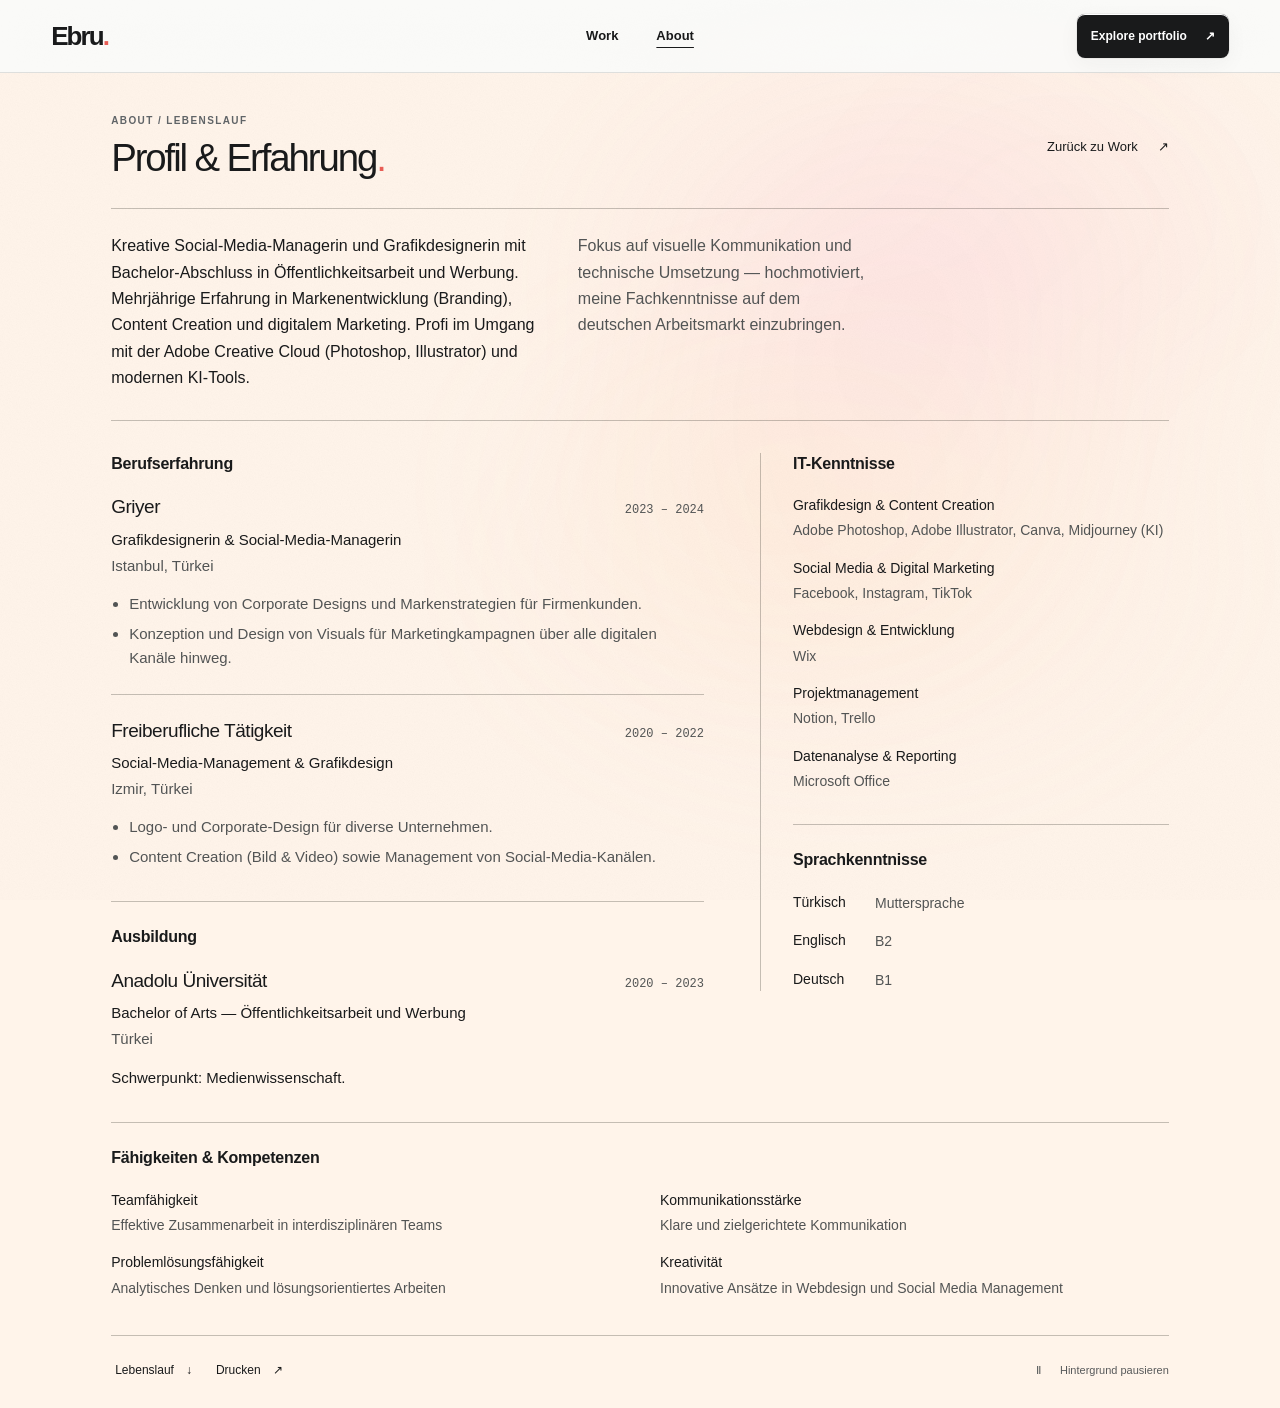
<file: about.html>
<!doctype html>
<html lang="de" class="about-document">
<head><meta charset="utf-8"><meta name="viewport" content="width=device-width,initial-scale=1"><meta name="robots" content="index,follow"><meta name="description" content="Ebru Ozen — Social Media Managerin und Grafikdesignerin in Köln. Profil, Berufserfahrung und Kenntnisse."><title>About — Ebru Ozen</title><link rel="icon" type="image/svg+xml" href="favicon.svg"><link rel="stylesheet" href="style.css?v=fd1f1f5da091"><link rel="stylesheet" href="about.css?v=fd1f1f5da091"><script src="about.js?v=fd1f1f5da091" defer></script></head>
<body class="about-page"><div class="ambient-grain" aria-hidden="true"></div><a class="skip" href="#main">Zum Inhalt</a>
<header class="header"><div class="shell header-inner"><a class="brand" href="index.html#top" aria-label="Ebru, Startseite">Ebru<span>.</span></a><nav aria-label="Hauptnavigation"><a href="index.html#work">Work</a><a href="about.html" aria-current="page">About</a></nav><a class="header-action" href="index.html#work">Explore portfolio <span aria-hidden="true">↗</span></a></div></header>
<main id="main" class="resume shell">
<div class="resume-top"><div><div class="eyebrow">About / Lebenslauf</div><h1>Profil &amp; Erfahrung<span>.</span></h1></div><a class="resume-back" href="index.html#work">Zurück zu Work <span aria-hidden="true">↗</span></a></div>
<section class="resume-section resume-profile" id="resume-profile" aria-labelledby="profile-heading"><div class="resume-section-label"><h2 id="profile-heading">Profil</h2></div><div class="resume-profile-copy"><p>Kreative Social-Media-Managerin und Grafikdesignerin mit Bachelor-Abschluss in Öffentlichkeitsarbeit und Werbung. Mehrjährige Erfahrung in Markenentwicklung (Branding), Content Creation und digitalem Marketing. Profi im Umgang mit der Adobe Creative Cloud (Photoshop, Illustrator) und modernen KI-Tools.</p><p>Fokus auf visuelle Kommunikation und technische Umsetzung — hochmotiviert, meine Fachkenntnisse auf dem deutschen Arbeitsmarkt einzubringen.</p></div></section>
<div class="resume-layout"><div class="resume-career"><section class="resume-section resume-experience" id="resume-experience" aria-labelledby="experience-heading"><div class="resume-section-label"><h2 id="experience-heading">Berufserfahrung</h2></div><div class="resume-entries"><article class="resume-entry"><div class="resume-entry-top"><h3>Griyer</h3><span class="resume-date">2023 – 2024</span></div><p class="resume-position">Grafikdesignerin &amp; Social-Media-Managerin</p><p class="resume-location">Istanbul, Türkei</p><ul><li>Entwicklung von Corporate Designs und Markenstrategien für Firmenkunden.</li><li>Konzeption und Design von Visuals für Marketingkampagnen über alle digitalen Kanäle hinweg.</li></ul></article><article class="resume-entry"><div class="resume-entry-top"><h3>Freiberufliche Tätigkeit</h3><span class="resume-date">2020 – 2022</span></div><p class="resume-position">Social-Media-Management &amp; Grafikdesign</p><p class="resume-location">Izmir, Türkei</p><ul><li>Logo- und Corporate-Design für diverse Unternehmen.</li><li>Content Creation (Bild &amp; Video) sowie Management von Social-Media-Kanälen.</li></ul></article></div></section><section class="resume-section resume-education" id="resume-education" aria-labelledby="education-heading"><div class="resume-section-label"><h2 id="education-heading">Ausbildung</h2></div><article class="resume-entry"><div class="resume-entry-top"><h3>Anadolu Üniversität</h3><span class="resume-date">2020 – 2023</span></div><p class="resume-position">Bachelor of Arts — Öffentlichkeitsarbeit und Werbung</p><p class="resume-location">Türkei</p><p>Schwerpunkt: Medienwissenschaft.</p></article></section></div><aside class="resume-knowledge" aria-label="Kenntnisse und Kompetenzen"><section class="resume-section resume-tools" id="resume-tools" aria-labelledby="tools-heading"><div class="resume-section-label"><h2 id="tools-heading">IT-Kenntnisse</h2></div><dl class="resume-facts"><div><dt>Grafikdesign &amp; Content Creation</dt><dd>Adobe Photoshop, Adobe Illustrator, Canva, Midjourney (KI)</dd></div><div><dt>Social Media &amp; Digital Marketing</dt><dd>Facebook, Instagram, TikTok</dd></div><div><dt>Webdesign &amp; Entwicklung</dt><dd>Wix</dd></div><div><dt>Projektmanagement</dt><dd>Notion, Trello</dd></div><div><dt>Datenanalyse &amp; Reporting</dt><dd>Microsoft Office</dd></div></dl></section><section class="resume-section resume-languages" id="resume-languages" aria-labelledby="languages-heading"><div class="resume-section-label"><h2 id="languages-heading">Sprachkenntnisse</h2></div><dl class="resume-facts resume-languages"><div><dt>Türkisch</dt><dd>Muttersprache</dd></div><div><dt>Englisch</dt><dd>B2</dd></div><div><dt>Deutsch</dt><dd>B1</dd></div></dl></section></aside></div>
<section class="resume-section resume-strengths" id="resume-strengths" aria-labelledby="strengths-heading"><div class="resume-section-label"><h2 id="strengths-heading">Fähigkeiten &amp; Kompetenzen</h2></div><dl class="resume-facts"><div><dt>Teamfähigkeit</dt><dd>Effektive Zusammenarbeit in interdisziplinären Teams</dd></div><div><dt>Kommunikationsstärke</dt><dd>Klare und zielgerichtete Kommunikation</dd></div><div><dt>Problemlösungsfähigkeit</dt><dd>Analytisches Denken und lösungsorientiertes Arbeiten</dd></div><div><dt>Kreativität</dt><dd>Innovative Ansätze in Webdesign und Social Media Management</dd></div></dl></section>
<footer class="resume-actions"><a href="Lebenslauf_Ebru_Ozen.md" download>Lebenslauf <span aria-hidden="true">↓</span></a><button type="button" id="resume-print">Drucken <span aria-hidden="true">↗</span></button><button type="button" id="motion-toggle" aria-pressed="false">Hintergrund pausieren</button></footer></main></body></html>
</file>
<file: style.css>
/* Ebru portfolio: light translation of the Refero Raycast system. Local assets only. */
:root{color-scheme:light;--canvas:#fafaf9;--surface:#fff;--surface-2:#f2f2f0;--surface-3:#e9e9e7;--ink:#191a1b;--muted:#57595a;--subtle:#606467;--line:#dedfdd;--coral:#e85d55;--coral-ink:#a0342f;--focus:#a0342f;--shadow-key:inset 0 1px 0 #fff,0 0 0 1px #0000000b,0 6px 22px #2525250b;--radius-sm:8px;--radius-md:16px;--radius-lg:20px;--gutter:clamp(20px,4vw,64px);--ease:cubic-bezier(.22,.8,.2,1)}
*{box-sizing:border-box}html{scroll-behavior:smooth}body{margin:0;background:var(--canvas);color:var(--ink);font:400 16px/1.5 ui-sans-serif,-apple-system,BlinkMacSystemFont,'Segoe UI',sans-serif}button,select{font:inherit}button{cursor:pointer}a{color:inherit}img,video{max-width:100%;display:block}::selection{background:#ffd4d0;color:var(--ink)}:focus-visible{outline:3px solid var(--focus);outline-offset:3px}[hidden]{display:none!important}.shell{width:min(100%,1440px);padding-inline:var(--gutter);margin-inline:auto}.skip{position:absolute;left:-100vw;top:12px;padding:10px 16px;background:var(--ink);color:#fff;z-index:100}.skip:focus{left:12px}
.header{position:relative;z-index:10;background:#fafaf9ed;border-bottom:1px solid var(--line);backdrop-filter:blur(18px)}.header-inner{min-height:72px;display:grid;grid-template-columns:1fr auto 1fr;align-items:center;gap:20px}.brand{font-size:26px;font-weight:650;letter-spacing:-.075em;text-decoration:none;line-height:1}.brand span,.accent-dot{color:var(--coral)}.header nav{display:flex;gap:8px;align-items:center}.header nav a{font-size:13px;font-weight:550;text-decoration:none;padding:9px 15px;border-radius:var(--radius-sm);transition:background .2s}.header nav a:hover{background:var(--surface-2)}.header-action{justify-self:end;text-decoration:none;background:var(--ink);color:#fff;border-radius:var(--radius-sm);padding:10px 14px;font-size:12px;font-weight:600;min-height:40px;display:inline-flex;align-items:center;gap:18px;box-shadow:var(--shadow-key);transition:background .2s,transform .2s}.header-action:hover{background:#353637;transform:translateY(-1px)}
.eyebrow{color:var(--subtle);font-size:11px;font-weight:650;letter-spacing:.14em;text-transform:uppercase}.hero{min-height:calc(100svh - 72px);display:flex;flex-direction:column;overflow:hidden}.hero-intro{display:flex;align-items:end;justify-content:space-between;gap:32px;padding-top:clamp(31px,4.5vw,64px);padding-bottom:clamp(15px,2.5vw,33px)}.hero h1{font-size:clamp(42px,5.6vw,79px);line-height:1.03;font-weight:500;letter-spacing:-.07em;margin:12px 0 0}.hero h1 span{font-weight:400;color:#606164}.hero-aside{max-width:290px;padding-bottom:6px}.hero-aside p{font-size:14px;color:var(--muted);line-height:1.55;margin:0}.coverflow{background:radial-gradient(ellipse at 50% 50%,#fff 0%,#f4f4f2 57%,#ebebea 100%);border-block:1px solid var(--line);flex:1;min-height:560px;display:flex;flex-direction:column;position:relative}.coverflow-top,.coverflow-bottom{display:flex;justify-content:space-between;align-items:center;gap:24px}.coverflow-top{padding-top:22px;color:var(--muted);font-size:11px;font-weight:600;letter-spacing:.04em}.coverflow-top span:first-child{text-transform:uppercase;letter-spacing:.12em}.coverflow-top i{display:inline-block;width:4px;height:4px;border-radius:50%;background:var(--coral);vertical-align:middle;margin:0 8px}.coverflow-track{list-style:none;position:relative;flex:1;min-height:410px;margin:0;padding:0;perspective:1300px;touch-action:pan-y;user-select:none}.coverflow-slide{position:absolute;left:50%;top:50%;width:clamp(250px,28vw,380px);height:clamp(330px,36vw,485px);transform:translate(calc(-50% + var(--x,0px)),-50%) rotateY(var(--rot,0deg)) scale(var(--scale,1));opacity:var(--opacity,0);filter:brightness(var(--brightness,1));transition:transform .38s var(--ease),opacity .3s ease,filter .3s ease;pointer-events:none}.coverflow-slide.is-visible{pointer-events:auto}.coverflow-card{width:100%;height:100%;padding:5px;background:var(--surface);border:1px solid #d8d9d8;border-radius:var(--radius-lg);overflow:hidden;box-shadow:0 0 0 1px #00000006,0 22px 50px #1a1b1d22,inset 0 1px #fff;transition:box-shadow .25s}.coverflow-card img{width:100%;height:100%;object-fit:cover;border-radius:14px}.coverflow-slide.is-active .coverflow-card{box-shadow:0 0 0 1px #0000000c,0 28px 60px #1a1b1d27,inset 0 1px #fff}.coverflow-bottom{padding-bottom:22px;position:relative;z-index:2}.coverflow-caption{display:flex;align-items:baseline;gap:20px;min-width:0}.coverflow-index{color:var(--coral-ink);font:600 12px/1.2 ui-monospace,SFMono-Regular,Menlo,monospace;white-space:nowrap}.coverflow-caption strong{font-size:clamp(20px,2.4vw,32px);line-height:1.1;letter-spacing:-.045em;font-weight:500}.coverflow-controls{display:flex;gap:9px}.coverflow-controls button{background:var(--surface);color:var(--ink);width:46px;height:46px;border:1px solid #d7d8d6;border-radius:var(--radius-sm);box-shadow:var(--shadow-key);font-size:23px;line-height:1;transition:background .18s,transform .18s}.coverflow-controls button:hover{background:var(--surface-2);transform:translateY(-1px)}.hero-tail{min-height:54px;display:flex;align-items:center;justify-content:space-between;font-size:11px;letter-spacing:.12em;text-transform:uppercase;font-weight:650;color:var(--subtle)}.hero-tail a{display:grid;place-items:center;width:38px;height:38px;font-size:22px;text-decoration:none;border-radius:var(--radius-sm)}.hero-tail a:hover{background:var(--surface-2)}
#work{padding-top:clamp(80px,9vw,130px);scroll-margin-top:20px}.section-head{display:flex;justify-content:space-between;align-items:end;gap:32px;padding-bottom:30px;border-bottom:1px solid var(--line)}.section-head h2{font-weight:500;letter-spacing:-.065em;line-height:1.05;font-size:clamp(40px,5vw,68px);margin:10px 0 0}.section-head p{font-size:15px;line-height:1.55;color:var(--muted);max-width:300px;margin:0}.filters{display:flex;flex-wrap:wrap;align-items:end;gap:12px;margin:28px 0 30px}.filter{display:grid;gap:7px;min-width:205px;flex:0 1 265px}.filter label{color:var(--subtle);font-size:11px;font-weight:650;letter-spacing:.08em}.filter select{width:100%;min-height:46px;padding:10px 34px 10px 14px;background:var(--surface);border:1px solid var(--line);border-radius:var(--radius-sm);color:var(--ink);box-shadow:var(--shadow-key)}.filter select:hover{border-color:#b8bab8}.clear{min-height:44px;border:0;background:transparent;text-decoration:underline;text-underline-offset:3px;color:var(--ink);font-size:13px;padding:9px}.result-count{font:500 12px/1.2 ui-monospace,SFMono-Regular,Menlo,monospace;color:var(--subtle);margin-left:auto;padding-bottom:14px}.grid{display:grid;grid-template-columns:repeat(4,minmax(0,1fr));gap:36px 18px;padding-bottom:100px}.work-card{min-width:0}.card-button{display:block;width:100%;text-align:left;padding:0;border:0;background:none;color:inherit}.card-art{display:flex;align-items:center;justify-content:center;position:relative;overflow:hidden;aspect-ratio:4/5;background:var(--surface-2);border:1px solid var(--line);border-radius:var(--radius-md);box-shadow:var(--shadow-key)}.card-art img{width:100%;height:100%;object-fit:contain;transition:transform .32s var(--ease)}.work-card[data-category="ai-image"] .card-art img{object-fit:cover}.card-button:hover .card-art img,.card-button:focus-visible .card-art img{transform:scale(1.045)}.card-art::after{content:'View ↗';position:absolute;right:10px;bottom:10px;background:#fff;color:var(--ink);border:1px solid var(--line);border-radius:6px;padding:7px 10px;box-shadow:var(--shadow-key);font-size:11px;font-weight:600;opacity:0;transition:opacity .2s}.card-button:hover .card-art::after,.card-button:focus-visible .card-art::after{opacity:1}.card-meta{display:block;margin-top:13px;color:var(--subtle);font-size:11px;line-height:1.4}.card-title{display:block;margin-top:4px;font-size:clamp(17px,1.5vw,23px);font-weight:500;letter-spacing:-.035em;line-height:1.2}.empty{border:1px solid var(--line);background:var(--surface);border-radius:var(--radius-md);padding:36px;margin-bottom:70px;color:var(--muted)}.about{border-top:1px solid var(--line);padding-top:40px;padding-bottom:80px;display:grid;grid-template-columns:1fr 2fr;gap:32px}.about p{font-size:clamp(25px,3.2vw,46px);line-height:1.2;letter-spacing:-.055em;font-weight:450;max-width:760px;margin:0}.footer{border-top:1px solid var(--line);padding-top:28px;padding-bottom:42px;display:flex;justify-content:space-between;align-items:center;gap:24px;color:var(--subtle);font-size:12px}.footer strong{font-size:20px;color:var(--ink);letter-spacing:-.06em}.footer strong span{color:var(--coral)}.footer a{text-underline-offset:3px}
dialog{width:min(1080px,94vw);max-width:94vw;max-height:92vh;border:1px solid var(--line);border-radius:var(--radius-lg);padding:0;background:var(--surface);color:var(--ink);box-shadow:0 35px 100px #0005;overflow:hidden}dialog::backdrop{background:#17191dcc;backdrop-filter:blur(5px)}.dialog-layout{display:grid;grid-template-columns:minmax(0,1.4fr) minmax(280px,.68fr);min-height:min(660px,85vh)}.dialog-media{min-width:0;max-height:85vh;display:flex;align-items:center;justify-content:center;overflow:auto;background:var(--surface-2)}.dialog-media img,.dialog-media video{width:100%;height:100%;max-height:85vh;object-fit:contain}.dialog-info{min-width:0;padding:clamp(24px,3vw,48px);display:flex;flex-direction:column}.close{align-self:flex-end;width:44px;height:44px;border:1px solid var(--line);border-radius:var(--radius-sm);background:var(--surface);font-size:25px}.close:hover,.dialog-nav button:hover{background:var(--surface-2)}.dialog-info h2{font-size:clamp(32px,3.2vw,48px);line-height:1.05;font-weight:500;letter-spacing:-.06em;margin:24px 0}.dialog-info dl{margin:0;border-top:1px solid var(--line)}.dialog-info dl div{padding:14px 0;border-bottom:1px solid var(--line)}.dialog-info dt{font-size:11px;color:var(--subtle);margin-bottom:3px}.dialog-info dd{margin:0;font-size:14px}.dialog-note{font-size:13px;color:var(--muted);line-height:1.55;margin:24px 0}.dialog-nav{margin-top:auto;display:flex;gap:8px}.dialog-nav button{min-height:44px;background:var(--surface);border:1px solid var(--line);border-radius:var(--radius-sm);padding:8px 12px}.draft-note{font-size:11px;color:var(--subtle);margin-top:24px;line-height:1.45}
@media(max-width:1000px){.grid{grid-template-columns:repeat(3,minmax(0,1fr))}.hero-aside{max-width:240px}.coverflow{min-height:520px}}
@media(max-width:700px){.header-inner{grid-template-columns:1fr auto}.header nav{display:none}.header-action{font-size:11px;gap:8px}.hero-intro{display:block;padding-top:32px}.hero-aside{max-width:460px;margin-top:15px}.hero h1{font-size:clamp(40px,9vw,62px)}.coverflow{min-height:500px}.coverflow-track{min-height:390px}.coverflow-slide{width:min(62vw,320px);height:min(80vw,405px)}.grid{grid-template-columns:repeat(2,minmax(0,1fr));gap:28px 12px}.section-head{display:block}.section-head p{margin-top:16px}.about{grid-template-columns:1fr}.dialog-layout{grid-template-columns:1fr;max-height:92vh;overflow:auto}.dialog-media{max-height:55vh;min-height:260px}.dialog-media img,.dialog-media video{max-height:55vh}.dialog-info{padding:22px}.dialog-info h2{margin:15px 0}.draft-note{margin-top:16px}}
@media(max-width:480px){.header-inner{min-height:66px}.header-action{min-height:38px;padding:8px 10px}.hero-intro{padding-top:28px;padding-bottom:19px}.hero h1{font-size:clamp(40px,10.4vw,50px);max-width:340px}.hero h1 span{display:block}.hero-aside{margin-top:12px}.hero-aside p{font-size:13px}.coverflow{min-height:470px}.coverflow-top{padding-top:15px}.coverflow-top span:last-child{display:none}.coverflow-track{min-height:355px}.coverflow-slide{width:min(64vw,285px);height:min(84vw,370px)}.coverflow-bottom{padding-bottom:16px;gap:8px}.coverflow-caption{display:block}.coverflow-caption strong{display:block;margin-top:5px;font-size:20px}.coverflow-controls button{width:44px;height:44px}.hero-tail{min-height:48px}.filters{gap:12px}.filter{min-width:100%;max-width:none}.result-count{margin:0;width:100%;padding:0}.card-title{font-size:17px}.card-meta{font-size:10px}.card-art::after{display:none}.footer{align-items:start;flex-direction:column;gap:9px}.section-head h2{font-size:45px}}
@media(prefers-reduced-motion:reduce){html{scroll-behavior:auto}*,*::before,*::after{transition:none!important;animation:none!important}}

/* Filtered hero and an image-led archive. */
.sr-only{position:absolute;width:1px;height:1px;padding:0;margin:-1px;overflow:hidden;clip:rect(0,0,0,0);white-space:nowrap;border:0}
body{isolation:isolate}
body::before,body::after{content:'';position:fixed;inset:-25%;z-index:-1;pointer-events:none;transform-origin:center;will-change:transform;animation:ambient-drift 24s ease-in-out infinite alternate}
body::before{background:radial-gradient(ellipse at 20% 30%,#ffd9cb99 0,transparent 44%),radial-gradient(ellipse at 82% 55%,#bddefc88 0,transparent 43%),radial-gradient(ellipse at 45% 95%,#e6dcfa77 0,transparent 40%)}
body::after{background:radial-gradient(ellipse at 65% 10%,#e9f1d47a 0,transparent 42%),radial-gradient(ellipse at 30% 80%,#cddfe66b 0,transparent 42%);animation-duration:31s;animation-direction:alternate-reverse}
@keyframes ambient-drift{0%{transform:translate(-3%,-2%) rotate(-5deg) scale(1)}50%{transform:translate(4%,2%) rotate(3deg) scale(1.08)}100%{transform:translate(-1%,5%) rotate(7deg) scale(1.02)}}
.motion-paused::before,.motion-paused::after{animation-play-state:paused}
.hero-intro{padding-top:32px;padding-bottom:26px}.hero h1{font-size:clamp(42px,5vw,72px)}
.coverflow{background:#ffffff26;min-height:620px}.coverflow-track{min-height:455px;cursor:grab}.coverflow-track:active{cursor:grabbing}.coverflow-slide{height:clamp(320px,31vw,430px)}
.hero-filters{display:flex;justify-content:space-between;align-items:center;gap:20px;padding-block:17px;border-bottom:1px solid #191a1b14;position:relative;z-index:3}
.collection-filters{display:flex;gap:5px;flex-wrap:wrap}.collection-filter{display:inline-flex;gap:9px;align-items:center;min-height:44px;padding:10px 15px;border:1px solid transparent;border-radius:999px;background:transparent;color:var(--muted);font-size:13px;font-weight:550;transition:background .2s,color .2s,border-color .2s}.collection-filter span{font-size:10px;opacity:.7;font-variant-numeric:tabular-nums}.collection-filter:hover{background:#ffffff88}.collection-filter[aria-pressed="true"]{background:var(--ink);color:white;border-color:var(--ink)}
.hero-filter-details{display:flex;gap:12px;min-width:0}.hero-filter-details label{min-width:0}.hero-filter-details select{min-height:44px;max-width:180px;border:0;border-bottom:1px solid #a4a6a4;border-radius:0;background:transparent;color:var(--ink);font-size:12px;padding:9px 22px 9px 4px}.coverflow-top{padding-top:13px}.coverflow-top span:first-child{font-size:10px}.coverflow-bottom{padding-block:12px 20px}.coverflow-caption strong{font-size:26px}.coverflow-controls button:disabled{opacity:.35;cursor:default;transform:none}.coverflow-slide:not([data-category="ai-image"]) .coverflow-card img{object-fit:contain;background:#f3f0e8}
.hero-empty{min-height:455px;display:grid;align-content:center;justify-items:center;gap:14px;color:var(--muted)}.hero-empty p{margin:0}.hero-empty button{min-height:44px;padding:10px 18px;border:1px solid var(--line);border-radius:8px;background:#fff}.hero-tail{gap:20px}.hero-tail span{margin-left:auto}#motion-toggle{min-height:44px;border:0;background:transparent;color:var(--muted);padding:8px 0;font-size:11px;letter-spacing:.03em}#motion-toggle::before{content:'Ⅱ';margin-right:7px}#motion-toggle[aria-pressed="true"]::before{content:'▷'}
#work{padding-top:84px}.section-head{padding-bottom:24px}.section-head h2{font-size:clamp(32px,3.5vw,48px);letter-spacing:-.05em}.section-head .eyebrow{font-size:10px}.section-head p{font-size:13px;max-width:245px}.filters{margin:20px 0 32px;gap:24px}.filter{flex:0 1 210px;min-width:160px}.filter select{box-shadow:none;border:0;border-bottom:1px solid #b8bab8;border-radius:0;background:transparent;padding-left:0}.filter label{font-weight:500;font-size:11px}.grid{grid-template-columns:repeat(3,minmax(0,1fr));gap:16px;padding-bottom:96px}.card-button{position:relative;overflow:hidden;border-radius:2px}.card-art{aspect-ratio:1/1;border:0;border-radius:0;box-shadow:none;background:#efefed}.card-art::after{display:none}.card-art img{transition:transform .45s var(--ease)}.card-button:hover .card-art img,.card-button:focus-visible .card-art img{transform:scale(1.025)}
.card-overlay{position:absolute;inset:0;display:flex;flex-direction:column;justify-content:space-between;padding:24px;background:linear-gradient(180deg,#11161b30 0%,#11161b08 22%,#11161bc9 100%);color:#fff;opacity:0;transition:opacity .24s ease;text-align:left}.card-button:hover .card-overlay,.card-button:focus-visible .card-overlay{opacity:1}.card-kind{align-self:start;font-size:11px;letter-spacing:.05em;background:#161b20ad;padding:5px 9px;border:1px solid #ffffff33}.card-detail{position:relative;padding-right:32px;transform:translateY(8px);transition:transform .24s ease}.card-button:hover .card-detail,.card-button:focus-visible .card-detail{transform:translateY(0)}.card-overlay .card-meta{margin:0;color:#ffffffe0;font-size:12px}.card-overlay .card-title{color:#fff;margin-top:7px;font-size:clamp(21px,2.1vw,31px);line-height:1.1;letter-spacing:-.035em}.card-arrow{position:absolute;right:0;bottom:0;font-size:27px}.dialog-nav button:disabled{opacity:.4;cursor:default}
@media(max-width:1100px){.hero-filters{align-items:start;flex-direction:column;gap:8px}.hero-filter-details{width:100%}.hero-filter-details select{max-width:240px}.coverflow{min-height:660px}.grid{gap:12px}}
@media(max-width:700px){.hero-intro{padding-top:28px;padding-bottom:22px}.hero h1{font-size:clamp(40px,9vw,62px)}.hero-filters{padding-block:13px;gap:8px}.collection-filter{font-size:12px;padding:8px 12px;gap:6px}.hero-filter-details{gap:18px}.hero-filter-details label{flex:1}.hero-filter-details select{width:100%;max-width:none;font-size:12px}.coverflow{min-height:590px}.coverflow-track{min-height:360px}.coverflow-slide{height:min(84vw,390px)}.hero-empty{min-height:360px}.coverflow-caption strong{font-size:22px}.grid{grid-template-columns:repeat(2,minmax(0,1fr))}.card-overlay{padding:16px}.card-overlay .card-title{font-size:20px}.section-head{display:flex;align-items:end}.section-head p{display:none}.hero-tail{gap:10px;font-size:9px}.filters{gap:14px}.filter{flex:1;min-width:0}.result-count{width:100%;padding-bottom:0;margin:0}}
@media(max-width:480px){.collection-filter{padding:8px 10px;font-size:11px}.collection-filter span{font-size:9px}.collection-filters{gap:1px;width:100%;justify-content:space-between}.coverflow{min-height:580px}.coverflow-slide{height:min(84vw,370px)}.coverflow-track{min-height:345px}.hero-empty{min-height:345px}.grid{grid-template-columns:1fr;gap:16px}.card-overlay{padding:22px}.card-overlay .card-title{font-size:27px}.section-head h2{font-size:36px}.filters .filter{min-width:0;flex:1;max-width:none}.filter select{font-size:13px;padding-right:19px}.coverflow-caption strong{font-size:21px}.hero-tail span{letter-spacing:.05em}}
@media(hover:none){.card-overlay{opacity:1;background:linear-gradient(180deg,transparent 45%,#11161bbf 100%)}.card-kind{visibility:hidden}.card-detail{transform:none}}
@media(prefers-reduced-motion:reduce){body::before,body::after{animation:none;will-change:auto}#motion-toggle{display:none}.hero-tail span{margin-left:0}}

/* Three native snap sections; the long archive scrolls freely within its bounds. */
:root{--header-height:72px}
html{scroll-snap-type:y mandatory;scroll-padding-top:0}
.header{position:fixed;inset:0 0 auto;z-index:100}
.header-inner{height:var(--header-height);min-height:0}
.hero,.showcase,.archive{scroll-snap-align:start;scroll-snap-stop:normal}
.hero{height:100svh;min-height:0;padding-top:var(--header-height)}
.hero-intro{flex:none;padding-top:24px;padding-bottom:20px}
.hero h1{font-size:clamp(38px,4.6vw,66px);margin-top:9px}
.coverflow{min-height:0;flex:1 1 0}
.hero-filters{flex:none;padding-block:10px}
.coverflow-top{flex:none;padding-top:10px}
.coverflow-track{min-height:0;flex:1 1 0}
.coverflow-slide{height:calc(100% - 28px);max-height:485px;width:auto;aspect-ratio:4/5;max-width:68vw}
.coverflow-bottom{flex:none;padding-block:8px 14px}
.coverflow-caption strong{font-size:clamp(19px,2.2vw,28px)}
.hero-tail{flex:none;min-height:44px}
.hero-empty{min-height:0;flex:1}
#work.showcase{height:100svh;min-height:0;width:100%;max-width:none;padding:calc(var(--header-height) + 20px) clamp(16px,2.5vw,40px) 0;display:flex;flex-direction:column;scroll-margin-top:0}
.showcase-head{display:flex;align-items:center;justify-content:space-between;gap:24px;flex:none;padding-bottom:18px}
.showcase-head .eyebrow{font-size:9px;letter-spacing:.12em}
.showcase-head h2{font-size:clamp(26px,2.5vw,38px);line-height:1.1;letter-spacing:-.055em;font-weight:500;margin:5px 0 0}
.archive-link{min-height:44px;display:flex;align-items:center;gap:24px;font-size:12px;text-decoration:none;border-bottom:1px solid var(--line)}
.archive-link:hover{border-color:var(--ink)}
.showcase-grid{display:grid;grid-template-columns:repeat(4,minmax(0,1fr));grid-template-rows:repeat(3,minmax(0,1fr));gap:clamp(8px,1.2vw,18px);flex:1;min-height:0}
.showcase-tile{min-width:0;min-height:0;animation:tile-arrive .6s var(--ease) both}
@keyframes tile-arrive{from{opacity:.3;transform:scale(.985)}to{opacity:1;transform:scale(1)}}
.showcase-tile .card-button,.showcase-tile .card-art{height:100%;width:100%;aspect-ratio:auto}
.showcase-tile .card-art img{object-fit:cover;object-position:center}
.showcase-tile .card-overlay{padding:clamp(10px,1.3vw,20px)}
.showcase-tile .card-overlay .card-title{font-size:clamp(15px,1.6vw,24px)}
.showcase-tile .card-overlay .card-meta{font-size:11px}
.showcase-tile .card-kind{font-size:9px;padding:3px 6px}
.showcase-footer{display:flex;align-items:center;justify-content:space-between;gap:16px;flex:none;min-height:62px;font-size:11px;color:var(--muted)}
.showcase-controls{display:flex;align-items:center;gap:8px}
#selected-page{font:11px ui-monospace,SFMono-Regular,Menlo,monospace;font-variant-numeric:tabular-nums;margin-right:16px;white-space:nowrap}
.showcase-controls button{min-height:44px;min-width:44px;border:0;background:transparent;color:var(--ink);font-size:22px;border-radius:6px}
.showcase-controls button:hover{background:#ffffffa6}
#selected-pause{font-size:11px;padding-inline:12px}
#selected-pause::before{content:'Ⅱ';margin-right:6px}
#selected-pause[aria-pressed="true"]::before{content:'▷'}
.archive{padding-top:calc(var(--header-height) + 42px);min-height:100svh}
.archive>.shell{width:100%;max-width:none;padding-inline:clamp(16px,2.5vw,40px)}
.archive .section-head{padding-bottom:24px}
.archive .grid{grid-template-columns:repeat(4,minmax(0,1fr));gap:clamp(8px,1.2vw,18px);padding-bottom:64px}
.archive .card-overlay{padding:20px}
.archive .card-overlay .card-title{font-size:clamp(18px,1.7vw,26px)}
#about{scroll-margin-top:calc(var(--header-height) + 24px)}
@media(max-width:1100px){.hero-filters{padding-block:8px;gap:3px}.hero-filter-details select{min-height:38px}.hero-intro{padding-top:20px;padding-bottom:18px}.hero-aside{max-width:230px}}
@media(max-width:700px){
 :root{--header-height:60px}
 .hero-intro{padding-block:18px 15px}.hero h1{font-size:clamp(32px,7.4vw,48px)}.hero h1 span{display:inline}.hero-aside{display:none}
 .hero-filters{padding-block:7px;gap:3px}.collection-filter{min-height:40px;padding:8px 9px}.hero-filter-details select{min-height:38px}.coverflow-top{padding-top:7px;font-size:9px}
 .coverflow-caption{display:block}.coverflow-caption strong{margin-top:4px;font-size:19px}.coverflow-index{font-size:10px}.coverflow-bottom{padding-block:8px 10px}.hero-tail{min-height:44px}
 #work.showcase{padding-top:calc(var(--header-height) + 14px)}.showcase-head{padding-bottom:14px;gap:12px}.showcase-head h2{font-size:28px}.archive-link{font-size:11px;gap:8px}
 .showcase-grid{grid-template-columns:repeat(3,minmax(0,1fr));grid-template-rows:repeat(4,minmax(0,1fr));gap:8px}
 .showcase-note{display:none}.showcase-footer{justify-content:flex-end;min-height:54px}.showcase-controls{width:100%;gap:3px}#selected-page{margin-right:auto}
 .showcase-tile .card-overlay{padding:8px}.showcase-tile .card-overlay .card-title{font-size:13px;margin-top:3px;display:-webkit-box;-webkit-line-clamp:2;-webkit-box-orient:vertical;overflow:hidden}.showcase-tile .card-meta,.showcase-tile .card-kind,.showcase-tile .card-arrow{display:none}.showcase-tile .card-detail{padding-right:0}.showcase-tile .card-overlay{justify-content:flex-end}
 .archive{padding-top:calc(var(--header-height) + 26px)}.archive .grid{grid-template-columns:repeat(3,minmax(0,1fr));gap:6px}.archive .card-overlay{padding:8px;justify-content:flex-end}.archive .card-overlay .card-title{font-size:12px;display:-webkit-box;-webkit-line-clamp:2;-webkit-box-orient:vertical;overflow:hidden;margin-top:0}.archive .card-meta,.archive .card-kind,.archive .card-arrow{display:none}.archive .card-detail{padding:0}.archive .section-head h2{font-size:34px}
}
@media(max-height:550px) and (min-width:701px){
 :root{--header-height:52px}.hero-intro{padding-block:8px}.hero h1{font-size:28px;margin-top:0}.hero-intro .eyebrow,.hero-aside,.coverflow-top,.hero-tail{display:none}.hero-filters{flex-direction:row;padding-block:3px;align-items:center}.hero-filter-details{width:auto}.collection-filter{min-height:36px;padding-block:6px;font-size:11px}.hero-filter-details select{max-width:130px;min-height:36px}.coverflow-bottom{padding-block:4px}.coverflow-caption strong{font-size:18px}.coverflow-slide{height:calc(100% - 12px)}
 #work.showcase{padding-top:calc(var(--header-height) + 8px)}.showcase-head{padding-bottom:8px}.showcase-head .eyebrow{display:none}.showcase-head h2{font-size:24px;margin:0}.showcase-footer{min-height:44px}.showcase-grid{gap:6px}.showcase-tile .card-overlay{padding:7px}.showcase-tile .card-kind,.showcase-tile .card-meta{display:none}.showcase-tile .card-overlay{justify-content:flex-end}.showcase-tile .card-overlay .card-title{font-size:13px}
}
@media(prefers-reduced-motion:reduce){html{scroll-behavior:auto}.showcase-tile{animation:none}}

/* Selected work: a fixed image wall with an expanded anthracite information panel. */
@media(min-width:701px){
 .showcase-tile{position:relative;z-index:0;transition:filter .25s ease}
 .showcase-tile .card-button{overflow:visible;border-radius:0;transition:transform .25s var(--ease)}
 .showcase-tile .card-art{z-index:1}
 .showcase-tile .card-art img{transform:none}
 .showcase-tile .card-overlay{inset:-44px -16px -96px;z-index:0;display:block;padding:0;background:#292b2e;box-shadow:0 16px 36px #1114;opacity:0;visibility:hidden;pointer-events:none;transition:opacity .2s ease,visibility .2s ease}
 .showcase-tile .card-detail{position:static;padding:0;transform:none}
 .showcase-tile .card-overlay .card-meta{display:block;position:absolute;top:14px;left:16px;right:16px;margin:0;font-size:12px;line-height:18px;color:#f3f3f3;white-space:nowrap;overflow:hidden;text-overflow:ellipsis}
 .showcase-tile .card-overlay .card-title{display:-webkit-box;-webkit-line-clamp:3;-webkit-box-orient:vertical;overflow:hidden;position:absolute;top:calc(100% - 80px);left:16px;right:108px;margin:0;font-size:clamp(17px,1.65vw,25px);line-height:1.12;font-weight:400;letter-spacing:-.025em;color:#fff}
 .showcase-tile .card-kind{display:block;visibility:visible;position:absolute;top:calc(100% - 78px);right:16px;max-width:82px;padding:0;border:0;background:none;color:#e4e4e4;text-align:right;font-size:11px;line-height:1.4;letter-spacing:0}
 .showcase-tile .card-arrow{display:none}
 .showcase-tile:hover,.showcase-tile:focus-within{z-index:5}
 .showcase-tile:hover .card-button,.showcase-tile:focus-within .card-button{transform:translateY(var(--panel-shift-y,0px))}
 .showcase-tile:hover .card-overlay,.showcase-tile:focus-within .card-overlay{opacity:1;visibility:visible;pointer-events:auto}
 .showcase-grid:has(.showcase-tile:hover) .showcase-tile:not(:hover){filter:brightness(.45) saturate(.8)}
 .showcase-grid:not(:has(.showcase-tile:hover)):has(.card-button:focus-visible) .showcase-tile:not(:focus-within){filter:brightness(.45) saturate(.8)}
}

/* Dreamy pink, coral and peach light, drifting over a warm canvas. */
:root{--canvas:#fff4ea}
body::before,body::after{inset:-18%;width:auto;height:auto;top:-18%;left:-18%;z-index:-2;border-radius:0;transform-origin:center;will-change:transform;filter:blur(42px)}
body::before{background:radial-gradient(ellipse 25% 28% at 65% 36%,#ef398e99 0%,#f650947d 28%,#fb8f7c45 60%,transparent 94%),radial-gradient(ellipse 27% 25% at 62% 60%,#ffa36985 0%,#ffc99b40 54%,transparent 95%);animation:dream-drift 12s ease-in-out infinite alternate}
body::after{background:radial-gradient(ellipse 23% 23% at 58% 53%,#ffb87770 0%,#ffd2a73d 52%,transparent 94%),radial-gradient(ellipse 19% 20% at 74% 31%,#f776b13b 0%,transparent 90%);filter:blur(56px);animation:dream-bloom 18s ease-in-out infinite alternate}
@keyframes dream-drift{0%{transform:translate(-9%,-3%) rotate(-9deg) scale(.95)}50%{transform:translate(0,4%) rotate(2deg) scale(1.07)}100%{transform:translate(9%,-2%) rotate(12deg) scale(1.02)}}
@keyframes dream-bloom{from{transform:translate(6%,5%) scale(1.08)}to{transform:translate(-8%,-6%) scale(.9)}}
.ambient-grain{position:fixed;inset:0;z-index:-1;pointer-events:none;opacity:.23;background-image:url("data:image/svg+xml,%3Csvg xmlns='http://www.w3.org/2000/svg' width='180' height='180' viewBox='0 0 180 180'%3E%3Cfilter id='grain'%3E%3CfeTurbulence type='fractalNoise' baseFrequency='.86' numOctaves='3' stitchTiles='stitch' seed='8'/%3E%3CfeColorMatrix type='saturate' values='0'/%3E%3C/filter%3E%3Cpath fill='%23000' filter='url(%23grain)' opacity='.8' d='M0 0h180v180H0z'/%3E%3C/svg%3E");background-repeat:repeat;mix-blend-mode:multiply}
.motion-paused::before,.motion-paused::after{animation-play-state:paused}
.coverflow{background:transparent;border-top:0;border-bottom:1px solid #191a1b14}
.hero-filters{display:block;padding-block:9px 5px;border-block:1px solid #191a1b14}
.collection-filters{display:flex;justify-content:flex-start;flex-wrap:wrap;column-gap:24px;row-gap:0;width:100%}
.collection-filter{position:relative;border:0;border-radius:0;box-shadow:none;min-height:39px;gap:6px;padding:7px 0 10px;background:transparent;color:#686b6a;font-size:12px;font-weight:400;white-space:nowrap}
.collection-filter span{font-size:9px;align-self:flex-start;margin-top:2px;opacity:.65;font-variant-numeric:tabular-nums}
.collection-filter::after{content:'';position:absolute;inset:auto 0 0;height:1px;background:var(--ink);transform:scaleX(0);transform-origin:left;transition:transform .2s ease}
.collection-filter:hover,.collection-filter[aria-pressed="true"]{background:transparent;color:var(--ink);border:0}
.collection-filter[aria-pressed="true"]{font-weight:550}
.collection-filter:hover::after,.collection-filter[aria-pressed="true"]::after{transform:scaleX(1)}
.coverflow-top{font-size:10px;padding-top:14px;font-weight:400;letter-spacing:.025em}
.coverflow-track{perspective:1400px}
.coverflow-slide{width:var(--hero-card-size,300px);height:var(--hero-card-height,var(--hero-card-size,300px));max-height:none;max-width:none;aspect-ratio:1}
.coverflow-card,.coverflow-slide.is-active .coverflow-card{padding:0;border:0;border-radius:0;box-shadow:none;background:transparent}
.coverflow-card img,.coverflow-slide:not([data-category="ai-image"]) .coverflow-card img{border-radius:0;object-fit:cover;background:transparent}
.coverflow-dots{display:flex;align-items:center;justify-content:center;flex:none;min-height:38px;gap:2px;padding-bottom:8px}
.coverflow-dots button{width:28px;height:28px;border:0;padding:0;background:transparent;display:grid;place-items:center;border-radius:0}
.coverflow-dots button::after{content:'';width:6px;height:6px;border-radius:50%;background:#b2b6b3;transition:background .2s,transform .2s}
.coverflow-dots button[aria-pressed="true"]::after{background:var(--ink);transform:scale(1.15)}
.coverflow-dots .dot-edge::after{transform:scale(.65);opacity:.65}
.coverflow-bottom{padding-block:12px 22px;gap:30px;min-height:86px}
.coverflow-caption{display:grid;grid-template-columns:max-content minmax(130px,max-content) minmax(180px,1fr);align-items:center;gap:24px;flex:1}
.coverflow-caption strong{font-size:clamp(20px,2.15vw,29px);margin:0;max-width:320px}
.coverflow-index{color:var(--muted);font-size:10px}
#coverflow-description{margin:0;max-width:440px;color:var(--muted);font-size:12px;line-height:1.6;font-weight:400;letter-spacing:0}
.coverflow-controls{gap:4px;flex:none}
.coverflow-controls button{width:44px;height:44px;border:0;border-radius:0;box-shadow:none;background:transparent;font-size:22px;font-weight:300;transition:opacity .2s}
.coverflow-controls button:hover{background:transparent;transform:none;opacity:.5}
@media(max-width:1100px){.collection-filters{column-gap:21px}.coverflow-caption{gap:18px;grid-template-columns:max-content minmax(130px,max-content) minmax(150px,1fr)}.coverflow-caption strong{font-size:23px}}
@media(max-width:700px){
 .hero-filters{padding-block:5px 0;padding-inline:0}
 .collection-filters{flex-wrap:nowrap;overflow-x:auto;scrollbar-width:none;padding-inline:var(--gutter);gap:22px;overscroll-behavior-inline:contain}
 .collection-filters::-webkit-scrollbar{display:none}
 .collection-filter{min-height:44px;flex-shrink:0;font-size:12px;padding-block:10px}
 .coverflow-top{padding-top:12px}
 .coverflow-bottom{gap:12px;min-height:126px;padding-block:8px 17px;align-items:center}
 .coverflow-caption{grid-template-columns:auto 1fr;gap:8px 13px}
 .coverflow-caption strong{font-size:21px;max-width:none}
 #coverflow-description{grid-column:1/-1;font-size:11px;line-height:1.5;max-width:360px}
 .coverflow-controls{gap:0}.coverflow-controls button{width:44px;min-height:44px}
 .coverflow-dots{padding-bottom:0;min-height:40px}
}
@media(hover:none){.coverflow-dots button{width:44px;height:44px}.coverflow-controls button{width:44px}}
@media(max-height:550px) and (min-width:701px){
 .hero-filters{padding-block:0}.collection-filters{flex-wrap:nowrap;overflow-x:auto;scrollbar-width:none;gap:20px}.collection-filter{min-height:32px;padding-block:5px;font-size:11px;flex-shrink:0}
 .coverflow-top{display:none}.coverflow-dots{min-height:28px;padding:0}.coverflow-dots button{height:24px}
 .coverflow-bottom{min-height:54px;padding-block:3px;gap:12px}.coverflow-caption strong{font-size:18px}.coverflow-caption{gap:14px}#coverflow-description{font-size:10px;line-height:1.4}
}
@media(prefers-reduced-motion:reduce){body::before,body::after{animation:none;will-change:auto}}


/* Selected work shares the archive's full-width, naturally scrolling square grid. */
#work.showcase{height:auto;min-height:100svh}
.showcase-grid{flex:0 0 auto;grid-template-columns:repeat(4,minmax(0,1fr));grid-template-rows:none;grid-auto-rows:auto;justify-content:stretch;align-content:start}
.showcase-tile{aspect-ratio:1;--panel-head:44px;--panel-tail:180px}
.showcase-footer{margin-top:auto}
.card-description{display:none}
.showcase-tile .card-art{aspect-ratio:1;transform:none;isolation:isolate}
@media(max-width:700px){.showcase-grid{grid-template-columns:repeat(3,minmax(0,1fr));gap:6px}}
@media(min-width:701px){
 .showcase-tile .card-overlay{inset:calc(-1 * var(--panel-head)) -16px calc(-1 * var(--panel-tail));isolation:isolate}
 .showcase-tile .card-overlay::before,.showcase-tile .card-overlay::after{content:'';position:absolute;inset:0;z-index:-1;pointer-events:none;opacity:0;transition:opacity .25s ease}
 .showcase-tile .card-overlay::before{background:radial-gradient(ellipse at var(--holo-x,50%) var(--holo-y,50%),#dcaaee45,transparent 60%),linear-gradient(var(--holo-angle,130deg),#dc82ce33,#75b8e933,#83d5b133,#f0c88633,#e594bb33,#92b4e833);background-size:200% 200%;background-position:var(--holo-x,50%) var(--holo-y,50%);mix-blend-mode:screen}
 .showcase-tile .card-overlay::after{background:linear-gradient(var(--holo-angle,130deg),#ef83d7,#8f8fee,#76d6d5,#f2d18e,#e77baa);mask-image:repeating-radial-gradient(ellipse at var(--holo-x,50%) var(--holo-y,50%),#000 0px,#000 .7px,transparent 1.3px,transparent 6px);mix-blend-mode:screen}
 .showcase-tile:hover .card-overlay::before,.showcase-tile:focus-within .card-overlay::before{opacity:.15}
 .showcase-tile:hover .card-overlay::after,.showcase-tile:focus-within .card-overlay::after{opacity:.15}
 .showcase-tile .card-overlay .card-title{top:calc(100% - var(--panel-tail) + 16px);right:108px;font-size:clamp(17px,1.6vw,24px);-webkit-line-clamp:2}
 .showcase-tile .card-kind{top:calc(100% - var(--panel-tail) + 18px)}
 .showcase-tile .card-description{display:-webkit-box;-webkit-line-clamp:4;-webkit-box-orient:vertical;overflow:hidden;position:absolute;bottom:18px;left:16px;right:16px;margin:0;color:#f0efed;font-size:12px;line-height:1.55;font-weight:400;letter-spacing:0;text-shadow:0 1px 3px #0005}
}
@media(min-width:701px) and (max-height:550px){
 .showcase-tile{--panel-head:26px;--panel-tail:96px}
 .showcase-tile .card-overlay .card-meta{top:5px;font-size:10px}
 .showcase-tile .card-overlay .card-title{top:calc(100% - 88px);font-size:12px;right:70px;line-height:1.15}
 .showcase-tile .card-kind{top:calc(100% - 86px);font-size:9px;max-width:50px}
 .showcase-tile .card-description{bottom:9px;font-size:10px;line-height:1.3;-webkit-line-clamp:3}
}
@media(prefers-reduced-motion:reduce){body::before,body::after{animation:none;will-change:auto}}


/* Tablet layouts and direct-manipulation touch galleries. */
.coverflow-track.is-dragging .coverflow-slide{transition:none}
.coverflow-track,.showcase-grid{touch-action:pan-y pinch-zoom}
.showcase-grid{user-select:none;-webkit-user-select:none}
@media(min-width:701px) and (max-width:1024px){
 .hero-intro{gap:24px}.hero h1{font-size:clamp(38px,5vw,52px)}
 .collection-filters{column-gap:20px}.collection-filter{min-height:44px}
 .coverflow-caption{grid-template-columns:max-content 1fr;gap:7px 16px;min-width:0}
 #coverflow-description{grid-column:1/-1;max-width:520px;font-size:12px}
 .coverflow-caption strong{font-size:25px;max-width:none}
 .coverflow-bottom{min-height:104px;padding-block:10px 18px;gap:22px}
 .showcase-grid,.archive .grid{grid-template-columns:repeat(3,minmax(0,1fr));gap:12px}
 .filters .filter{min-width:0;flex:0 1 240px}.filters{gap:18px}
 .archive .card-overlay{padding:16px}.archive .card-overlay .card-title{font-size:21px}
 .showcase-tile .card-overlay .card-title{font-size:19px}
 .footer{flex-wrap:wrap;gap:15px 24px}
}
@media(min-width:701px) and (max-width:1024px) and (orientation:portrait){
 .hero-aside{display:none}.hero-intro{padding-block:26px 22px}
 .hero h1{font-size:clamp(42px,5.5vw,56px)}
 .about{grid-template-columns:1fr;gap:24px}
}
@media(max-width:900px) and (orientation:portrait){
 .dialog-layout{grid-template-columns:1fr;max-height:92svh;overflow:auto}
 .dialog-media{height:52svh;max-height:52svh;min-height:0}
 .dialog-media img,.dialog-media video{max-height:52svh}
 .dialog-info{padding:24px}.dialog-info .close{position:absolute;top:12px;right:12px;z-index:3;background:#fff}
 .dialog-info h2{margin:12px 0 20px}.dialog-note{margin:18px 0}
}
@media(hover:none){
 .showcase-tile .card-overlay,.archive .card-overlay{padding:12px}
 .showcase-tile .card-overlay .card-title,.archive .card-overlay .card-title{font-size:clamp(12px,2vw,21px)}
 .showcase-tile .card-kind{display:none}
}
@media(max-height:550px) and (min-width:701px){
 .coverflow-caption{grid-template-columns:max-content minmax(100px,max-content) minmax(150px,1fr)}
 #coverflow-description{grid-column:auto;font-size:10px}.coverflow-caption strong{font-size:18px}
 .coverflow-bottom{min-height:54px;padding-block:3px}
}
@media(hover:none){
 .showcase-tile .card-overlay,.archive .card-overlay{justify-content:flex-end;background:linear-gradient(180deg,transparent 40%,#11161bcf 100%)}
 .showcase-tile .card-detail,.archive .card-detail{transform:none}
}

/* Both image walls keep five responsive columns; Selected work has 15 tiles. */
#selected-grid,#work-grid{grid-template-columns:repeat(5,minmax(0,1fr));gap:clamp(6px,1.1vw,16px)}
.holo-canvas{position:absolute;inset:0;width:100%;height:100%;z-index:-1;pointer-events:none;opacity:.15;mix-blend-mode:screen}
.showcase-tile .card-overlay[data-holo-ready="true"]::before,.showcase-tile .card-overlay[data-holo-ready="true"]::after{display:none}
@media(max-width:700px){
 .showcase-tile .card-overlay{padding:6px}
 .showcase-tile .card-overlay .card-title{font-size:11px;line-height:1.15}
 .showcase-tile .card-meta,.showcase-tile .card-arrow{display:none}
}

/* Navigation belongs to the hero; gallery sections use the freed top space. */
.header{transition:transform .28s var(--ease),opacity .28s ease,visibility .28s}
.header.is-hidden{transform:translateY(-100%);opacity:0;visibility:hidden;pointer-events:none}
#work.showcase,.archive{padding-top:clamp(24px,3vw,42px)}
@media(min-width:701px) and (max-width:1200px) and (min-height:551px){
 .showcase-tile .card-overlay .card-title{right:16px;font-size:16px}
 .showcase-tile .card-kind{top:auto;bottom:calc(var(--panel-tail) - 78px);left:16px;right:16px;max-width:none;text-align:left;font-size:10px}
 .showcase-tile .card-description{font-size:11px;line-height:1.45}
}
.archive .card-overlay .card-title{font-size:clamp(11px,1.45vw,23px)}
@media(max-width:700px){
 .archive .card-overlay{padding:6px}
 .archive .card-overlay .card-title,.showcase-tile .card-overlay .card-title{font-size:10px}
}
@media(prefers-reduced-motion:reduce){.header{transition:none}}

/* Fit all 15 square artworks between the heading and controls in one viewport.
   Size containment lets the grid respond to the actual remaining height. */
#work.showcase{height:100svh;min-height:0;padding-bottom:env(safe-area-inset-bottom,0px)}
.showcase-stage{container-type:size;flex:1 1 0;min-height:0;width:100%}
#selected-grid{
 --selection-gap:clamp(6px,1.1vw,16px);
 --selection-tile:min(calc((100cqw - 4 * var(--selection-gap)) / 5),calc((100cqh - 2 * var(--selection-gap)) / 3));
 grid-template-columns:repeat(5,var(--selection-tile));
 grid-template-rows:repeat(3,var(--selection-tile));
 gap:var(--selection-gap);width:100%;height:100%;
 justify-content:space-between;align-content:space-between;
}

/* On tablets, reserve the hero for artwork and keep text compact. */
@media(min-width:701px) and (max-width:1100px), (min-width:701px) and (max-width:1400px) and (any-pointer:coarse){
 .hero-intro{padding-block:12px;gap:16px}.hero h1{font-size:32px;margin-top:6px}.hero-intro .eyebrow{font-size:9px}.hero-aside{display:none}
 .hero-filters{padding-block:2px}.collection-filters{flex-wrap:nowrap;overflow-x:auto;scrollbar-width:none;gap:20px}.collection-filter{flex-shrink:0;font-size:11px;min-height:44px}
 .coverflow-top{padding-top:6px;font-size:9px}.coverflow-bottom{min-height:72px;padding-block:6px 10px;gap:16px}
 .coverflow-caption{grid-template-columns:max-content minmax(100px,1fr) minmax(160px,1.3fr);gap:12px}.coverflow-caption strong{font-size:19px}#coverflow-description{grid-column:auto;font-size:11px;line-height:1.45}
 .coverflow-dots{padding:0;min-height:44px}.hero-tail{min-height:40px}
}
/* Touch preview uses the same anthracite / holographic material as mouse hover. */
@media(min-width:701px){
 .showcase-tile.is-preview{z-index:10;--preview-size:clamp(240px,28vw,300px)}
 .showcase-tile.is-preview .card-button{width:var(--preview-size);height:var(--preview-size);transform:translate(var(--panel-shift-x,0px),var(--panel-shift-y,0px))}
 .showcase-tile.is-preview .card-art{height:100%;aspect-ratio:1}
 .showcase-tile.is-preview .card-overlay{opacity:1;visibility:visible;pointer-events:auto;display:block;background:#292b2e;padding:0}
 .showcase-tile.is-preview .card-overlay::before,.showcase-tile.is-preview .card-overlay::after{opacity:.15}
 .showcase-tile.is-preview .card-kind{display:block;top:auto;bottom:calc(var(--panel-tail) - 76px);left:16px;right:16px;max-width:none;text-align:left}
 .showcase-tile.is-preview .card-overlay .card-title{font-size:18px;right:16px}
 .showcase-tile.is-preview .card-description{font-size:12px;line-height:1.45}
 .showcase-grid:has(.is-preview) .showcase-tile:not(.is-preview){filter:brightness(.45) saturate(.8)}
 .preview-close{position:absolute;z-index:4;left:calc(var(--panel-shift-x,0px) + var(--preview-size) - 28px);top:calc(var(--panel-shift-y,0px) - var(--panel-head));width:44px;height:44px;padding:0;border:0;background:#292b2e;color:#fff;font-size:24px}
 .showcase-tile.is-preview .card-overlay .card-meta{right:44px}
}
@media(hover:none) and (min-width:701px){
 .showcase-tile:not(.is-preview){z-index:0}
 .showcase-tile:not(.is-preview) .card-button{transform:none}
 .showcase-tile:not(.is-preview) .card-overlay{opacity:0;visibility:hidden;pointer-events:none}
 .showcase-grid:not(:has(.is-preview)) .showcase-tile{filter:none}
 .showcase-note{font-size:0}.showcase-note::after{content:'Tap to preview · Tap again to open';font-size:11px}
}

@media(hover:none) and (min-width:701px){
 .archive .work-card:not(.is-preview) .card-overlay{opacity:0;visibility:hidden;pointer-events:none}
 .archive .work-card.is-preview .card-overlay{opacity:1;visibility:visible}
}

#work.showcase{overflow-x:clip}
@media(min-width:701px){.showcase-tile.is-preview .card-button{transition:none}}
</file>
<file: about.css>
/* A readable resume: introduction, career column and a consistent knowledge rail. */
html.about-document{scroll-snap-type:none;scroll-padding-top:88px}
.about-page{--resume-line:#191a1240;--resume-quiet:#525454;--coral-ink:#942d29}
.about-page::before,.about-page::after{opacity:.12}
.about-page .ambient-grain{opacity:.07}
.about-page .header{position:sticky}
.about-page .header nav a[aria-current=page]{text-decoration:underline;text-underline-offset:7px;text-decoration-thickness:1px}
.about-page .header nav a,.about-page .header-action,.about-page .brand{min-height:44px;display:inline-flex;align-items:center}
.resume{max-width:1160px;padding:40px clamp(24px,4vw,56px) 16px;overflow-wrap:anywhere}
.resume-top{display:flex;justify-content:space-between;align-items:center;gap:24px;margin-bottom:28px}
.resume-top .eyebrow{font-size:.625rem}.resume-top h1{font-size:clamp(1.875rem,3vw,2.75rem);line-height:1.15;letter-spacing:-.055em;font-weight:500;margin:8px 0 0}.resume-top h1 span{color:var(--coral)}
.resume-back{display:inline-flex;gap:20px;align-items:center;min-height:44px;text-decoration:none;font-size:.8125rem;white-space:nowrap}
.resume-section{min-width:0}
.resume-section-label{margin-bottom:20px}
.resume-section h2{font-size:1rem;line-height:1.4;font-weight:600;letter-spacing:-.015em;margin:0}
.resume-profile{border-block:1px solid var(--resume-line);padding-block:24px 28px;margin-bottom:32px}
.resume-profile .resume-section-label{display:none}
.resume-profile-copy{max-width:85ch;display:grid;grid-template-columns:1.5fr 1fr;gap:32px}
.resume-profile p{font-size:1rem;line-height:1.65;margin:0}.resume-profile p+p{color:var(--resume-quiet)}
.resume-layout{display:grid;grid-template-columns:minmax(0,1.45fr) minmax(0,1fr);gap:56px;align-items:start}
.resume-career,.resume-knowledge{min-width:0}
.resume-knowledge{padding-left:32px;border-left:1px solid var(--resume-line)}
.resume-section+.resume-section{margin-top:32px;padding-top:24px;border-top:1px solid var(--resume-line)}
.resume-entry+.resume-entry{margin-top:24px;padding-top:24px;border-top:1px solid var(--resume-line)}
.resume-entry-top{display:flex;align-items:baseline;justify-content:space-between;gap:12px;flex-wrap:wrap}
.resume-entry h3{font-size:1.1875rem;line-height:1.3;letter-spacing:-.025em;font-weight:500;margin:0}
.resume-date{font: .75rem ui-monospace,monospace;white-space:nowrap;color:var(--resume-quiet)}
.resume-entry p,.resume-entry li{font-size:.9375rem;line-height:1.6}
.resume-position{margin:8px 0 2px}.resume-location{margin:0;color:var(--resume-quiet)}
.resume-entry ul{padding-left:18px;margin:14px 0 0;color:var(--resume-quiet)}.resume-entry li+li{margin-top:6px}.resume-education .resume-entry>p:last-child{margin-bottom:0}
.resume-facts{margin:0}.resume-facts>div+div{margin-top:16px}.resume-facts dt{font-size:.875rem;font-weight:500;line-height:1.45}.resume-facts dd{margin:4px 0 0;font-size:.875rem;line-height:1.6;color:var(--resume-quiet)}
.resume-languages .resume-facts>div{display:grid;grid-template-columns:70px minmax(0,1fr);gap:12px}.resume-languages .resume-facts dd{margin:0}
.resume-actions{display:flex;gap:16px;align-items:center;border-top:1px solid var(--resume-line);padding-top:12px;margin-top:36px}
.resume-actions a,.resume-actions button{display:inline-flex;justify-content:center;align-items:center;gap:12px;min-width:44px;min-height:44px;border:0;padding:8px 4px;background:none;color:var(--ink);text-decoration:none;font-size:.75rem;cursor:pointer}
.resume-actions #motion-toggle{margin-left:auto;letter-spacing:0}.resume-actions a:hover,.resume-actions button:hover,.resume-back:hover{color:var(--coral-ink)}
@media(max-width:1000px){.resume{padding-top:32px}.resume-layout{gap:32px;grid-template-columns:minmax(0,1.25fr) minmax(0,1fr)}.resume-knowledge{padding-left:24px}.resume-profile-copy{grid-template-columns:1fr;gap:12px;max-width:75ch}}
@media(max-width:760px){
 .resume{padding-inline:24px}.resume-layout{grid-template-columns:1fr;gap:32px}.resume-knowledge{border-left:0;padding-left:0;border-top:1px solid var(--resume-line);padding-top:24px;display:grid;grid-template-columns:1fr 1fr;gap:24px 32px}.resume-knowledge>.resume-section{margin:0;padding:0;border:0}.resume-tools{grid-column:1/-1}.resume-tools .resume-facts{display:grid;grid-template-columns:1fr 1fr;gap:16px 24px}.resume-tools .resume-facts>div{margin:0}
}
@media(max-width:600px){
 .about-page .header nav{display:flex;gap:8px}.about-page .header-action{display:none}.about-page .header-inner{grid-template-columns:1fr auto;padding-inline:20px}
 .resume{padding:24px 20px max(12px,env(safe-area-inset-bottom))}.resume-top{margin-bottom:20px}.resume-top h1{font-size:1.875rem}.resume-back{display:none}.resume-profile{padding-block:20px;margin-bottom:28px}.resume-layout{gap:28px}
 .resume-section-label{margin-bottom:16px}.resume-entry p,.resume-entry li,.resume-facts dt,.resume-facts dd{font-size:1rem}.resume-entry h3{font-size:1.1875rem}.resume-entry-top{gap:6px 12px}
 .resume-knowledge{display:block}.resume-knowledge>.resume-section+.resume-section{margin-top:28px;padding-top:24px;border-top:1px solid var(--resume-line)}.resume-tools .resume-facts{display:block}.resume-tools .resume-facts>div+div{margin-top:16px}
 .resume-actions{gap:8px;flex-wrap:wrap;margin-top:28px}.resume-actions #motion-toggle{font-size:.6875rem}
}
@media print{
 html.about-document{scroll-padding-top:0}.about-page{background:white}.about-page::before,.about-page::after,.ambient-grain,.about-page .header,.resume-actions,.resume-back,.skip{display:none!important}
 .resume{max-width:none;padding:0}.resume-top{margin-bottom:16px}.resume-top h1{font-size:1.5rem}.resume-profile{padding-block:16px;margin-bottom:20px}.resume-profile-copy{display:block}.resume-profile p+p{margin-top:10px}.resume-layout{display:block}.resume-section{break-inside:avoid}.resume-section+.resume-section{margin-top:16px;padding-top:16px}.resume-knowledge{border:0;padding:16px 0 0;display:block}.resume-tools .resume-facts{display:block}.resume-section p,.resume-section li,.resume-facts dt,.resume-facts dd{font-size:.6875rem}.resume-entry h3{font-size:1rem}.resume-section-label{margin-bottom:10px}.resume-facts>div+div{margin-top:8px}@page{margin:15mm}
}

/* Shared final section closes both columns without a long empty column. */
.resume-layout+.resume-strengths{border-top:1px solid var(--resume-line);margin-top:32px;padding-top:24px}
.resume-strengths>.resume-facts{display:grid;grid-template-columns:1fr 1fr;gap:16px 40px}
.resume-strengths>.resume-facts>div{margin:0}
@media(max-width:600px){.resume-strengths>.resume-facts{grid-template-columns:1fr;gap:16px}.resume-layout+.resume-strengths{margin-top:28px}}
@media print{.resume-strengths>.resume-facts{display:block}}
</file>
